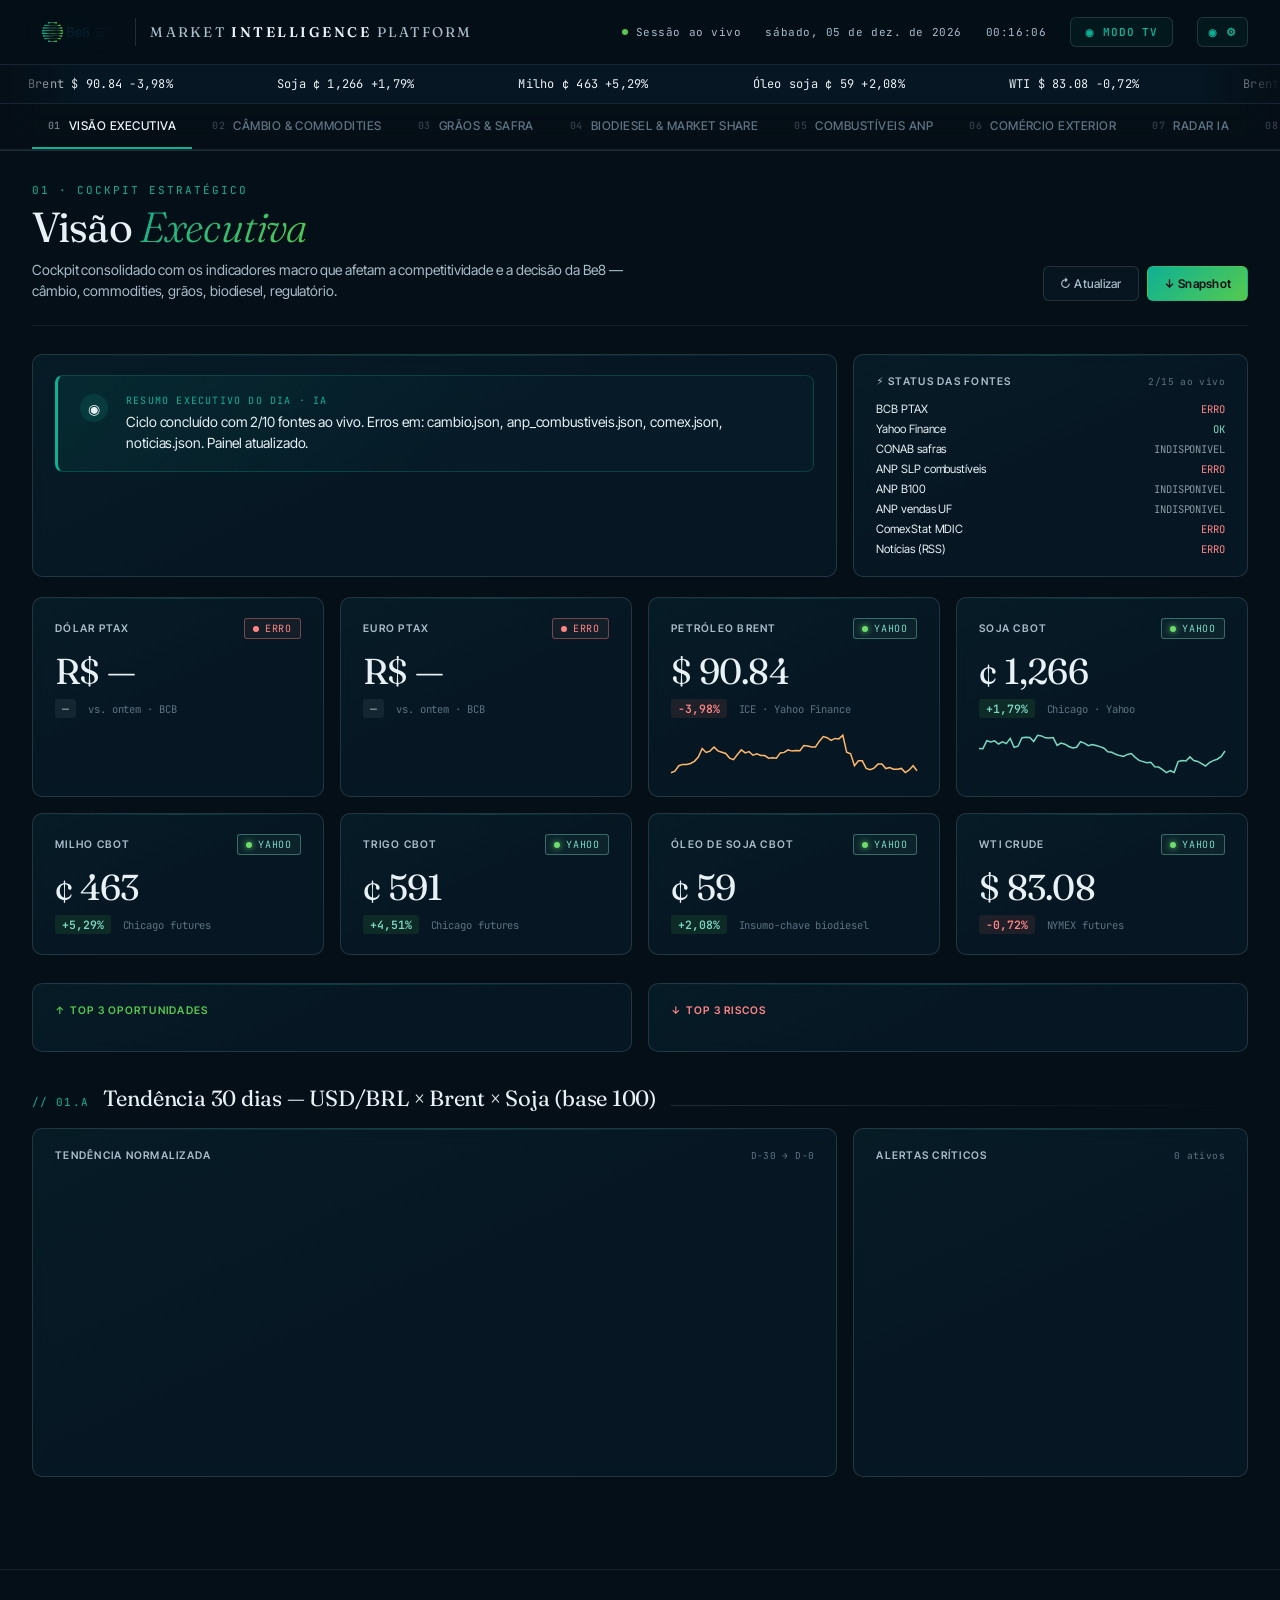
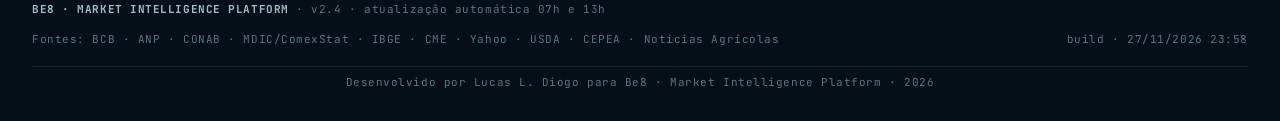
<file: index.html>
<!DOCTYPE html>
<html lang="pt-BR">
<head>
<meta charset="UTF-8">
<meta name="viewport" content="width=device-width, initial-scale=1.0">
<title>Be8 · Market Intelligence Platform</title>
<meta name="description" content="Torre de Inteligência Estratégica Be8 — Câmbio, Commodities, Biodiesel, Comex, Grãos, Newsletter, Radar IA">

<link rel="preconnect" href="https://fonts.googleapis.com">
<link rel="preconnect" href="https://fonts.gstatic.com" crossorigin>
<link href="https://fonts.googleapis.com/css2?family=Fraunces:opsz,wght@9..144,300;9..144,400;9..144,500;9..144,600;9..144,700&family=Inter+Tight:wght@300;400;500;600;700&family=JetBrains+Mono:wght@400;500;600&display=swap" rel="stylesheet">
<link rel="stylesheet" href="assets/styles.css">
<link rel="stylesheet" href="assets/styles-v24-patch.css">
<link rel="icon" href="assets/logo-be8.svg" type="image/svg+xml">
</head>
<body>

<!-- =========================================================================
     TOPBAR
     ========================================================================= -->
<header class="topbar">
  <div class="topbar-row">
    <div class="brand">
      <img src="assets/logo-be8.svg" alt="Be8" class="brand-logo">
      <div class="brand-divider"></div>
      <div class="brand-title">Market <strong>Intelligence</strong> Platform</div>
    </div>
    <div class="session-meta">
      <span><span class="live-dot"></span> Sessão ao vivo</span>
      <span id="session-date">—</span>
      <span id="session-time">—</span>
      <button class="tv-toggle" id="tv-toggle" title="Ativar modo TV (apresentação automática)">Modo TV</button>
      <button class="tv-toggle" id="tv-config-btn" title="Configurar Modo TV" style="padding: 7px 10px;">⚙</button>
    </div>
  </div>

  <div class="ticker-strip">
    <div class="ticker-track" id="ticker-track"></div>
  </div>

  <nav class="nav-tabs" id="nav-tabs">
    <button class="nav-tab active" data-page="executive"><span class="tab-num">01</span> Visão Executiva</button>
    <button class="nav-tab" data-page="cambio-commodities"><span class="tab-num">02</span> Câmbio & Commodities</button>
    <button class="nav-tab" data-page="graos"><span class="tab-num">03</span> Grãos & Safra</button>
    <button class="nav-tab" data-page="biodiesel"><span class="tab-num">04</span> Biodiesel & Market Share</button>
    <button class="nav-tab" data-page="combustiveis"><span class="tab-num">05</span> Combustíveis ANP</button>
    <button class="nav-tab" data-page="comex"><span class="tab-num">06</span> Comércio Exterior</button>
    <button class="nav-tab" data-page="radar"><span class="tab-num">07</span> Radar IA</button>
    <button class="nav-tab" data-page="governanca"><span class="tab-num">08</span> Governança</button>
    <button class="nav-tab" data-page="newsletter"><span class="tab-num">09</span> Newsletter</button>
    <button class="nav-tab" data-page="be8-profile"><span class="tab-num">10</span> Be8 Profile</button>
    <button class="nav-tab" data-page="vendas-mapa"><span class="tab-num">11</span> Vendas &amp; Mapa</button>
    <button class="nav-tab" data-page="benchmark-global"><span class="tab-num">12</span> Benchmark Global</button>
  </nav>
</header>

<main>

<!-- =========================================================================
     PÁGINA 01 — VISÃO EXECUTIVA
     ========================================================================= -->
<section class="page active" id="page-executive">
  <div class="page-header">
    <div class="page-title-block">
      <div class="eyebrow">01 · Cockpit Estratégico</div>
      <h1>Visão <em>Executiva</em></h1>
      <div class="subtitle">Cockpit consolidado com os indicadores macro que afetam a competitividade e a decisão da Be8 — câmbio, commodities, grãos, biodiesel, regulatório.</div>
    </div>
    <div class="page-actions">
      <button class="btn" id="refresh-all">↻ Atualizar</button>
      <button class="btn btn-primary" id="export-snapshot">↓ Snapshot</button>
    </div>
  </div>

  <!-- Resumo do dia + top riscos/oportunidades -->
  <div class="grid grid-12" style="margin-bottom: 20px;">
    <div class="card col-span-8 insight-banner-card">
      <div class="insight-banner">
        <div class="ic-radar">◉</div>
        <div class="insight-content">
          <div class="insight-tag">Resumo executivo do dia · IA</div>
          <div class="insight-text" id="exec-summary">Aguardando dados do agente para consolidar a leitura de mercado…</div>
        </div>
      </div>
    </div>
    <div class="card col-span-4">
      <div class="card-header">
        <div class="card-label">⚡ Status das fontes</div>
        <span class="card-meta" id="sources-meta">—</span>
      </div>
      <div id="sources-summary" style="display:flex; flex-direction:column; gap:6px; font-size:12px;"></div>
    </div>
  </div>

  <!-- KPI macro -->
  <div class="grid grid-4">
    <div class="card" id="kpi-usd">
      <div class="card-header">
        <div class="card-label">Dólar PTAX</div>
        <span class="src-status src-pending" id="status-usd">—</span>
      </div>
      <div class="kpi-value count-up" id="usd-value">R$ —</div>
      <div class="kpi-delta-row">
        <span class="kpi-delta delta flat" id="usd-delta">—</span>
        <span class="kpi-context">vs. ontem · BCB</span>
      </div>
      <div class="card-spark" id="usd-spark"></div>
    </div>

    <div class="card" id="kpi-eur">
      <div class="card-header">
        <div class="card-label">Euro PTAX</div>
        <span class="src-status src-pending" id="status-eur">—</span>
      </div>
      <div class="kpi-value count-up" id="eur-value">R$ —</div>
      <div class="kpi-delta-row">
        <span class="kpi-delta delta flat" id="eur-delta">—</span>
        <span class="kpi-context">vs. ontem · BCB</span>
      </div>
      <div class="card-spark" id="eur-spark"></div>
    </div>

    <div class="card" id="kpi-brent">
      <div class="card-header">
        <div class="card-label">Petróleo Brent</div>
        <span class="src-status src-pending" id="status-brent">—</span>
      </div>
      <div class="kpi-value count-up" id="brent-value">$ —<span class="unit">/bbl</span></div>
      <div class="kpi-delta-row">
        <span class="kpi-delta delta flat" id="brent-delta">—</span>
        <span class="kpi-context">ICE · Yahoo Finance</span>
      </div>
      <div class="card-spark" id="brent-spark"></div>
    </div>

    <div class="card" id="kpi-soja">
      <div class="card-header">
        <div class="card-label">Soja CBOT</div>
        <span class="src-status src-pending" id="status-soja">—</span>
      </div>
      <div class="kpi-value count-up" id="soja-value">¢ —<span class="unit">/bu</span></div>
      <div class="kpi-delta-row">
        <span class="kpi-delta delta flat" id="soja-delta">—</span>
        <span class="kpi-context">Chicago · Yahoo</span>
      </div>
      <div class="card-spark" id="soja-spark"></div>
    </div>
  </div>

  <div class="grid grid-4" style="margin-top: 16px;">
    <div class="card">
      <div class="card-header">
        <div class="card-label">Milho CBOT</div>
        <span class="src-status src-pending" id="status-milho">—</span>
      </div>
      <div class="kpi-value count-up" id="milho-value">¢ —<span class="unit">/bu</span></div>
      <div class="kpi-delta-row">
        <span class="kpi-delta delta flat" id="milho-delta">—</span>
        <span class="kpi-context">Chicago futures</span>
      </div>
    </div>
    <div class="card">
      <div class="card-header">
        <div class="card-label">Trigo CBOT</div>
        <span class="src-status src-pending" id="status-trigo">—</span>
      </div>
      <div class="kpi-value count-up" id="trigo-value">¢ —<span class="unit">/bu</span></div>
      <div class="kpi-delta-row">
        <span class="kpi-delta delta flat" id="trigo-delta">—</span>
        <span class="kpi-context">Chicago futures</span>
      </div>
    </div>
    <div class="card">
      <div class="card-header">
        <div class="card-label">Óleo de Soja CBOT</div>
        <span class="src-status src-pending" id="status-oleo_soja">—</span>
      </div>
      <div class="kpi-value count-up" id="oleo_soja-value">¢ —<span class="unit">/lb</span></div>
      <div class="kpi-delta-row">
        <span class="kpi-delta delta flat" id="oleo_soja-delta">—</span>
        <span class="kpi-context">Insumo-chave biodiesel</span>
      </div>
    </div>
    <div class="card">
      <div class="card-header">
        <div class="card-label">WTI Crude</div>
        <span class="src-status src-pending" id="status-wti">—</span>
      </div>
      <div class="kpi-value count-up" id="wti-value">$ —<span class="unit">/bbl</span></div>
      <div class="kpi-delta-row">
        <span class="kpi-delta delta flat" id="wti-delta">—</span>
        <span class="kpi-context">NYMEX futures</span>
      </div>
    </div>
  </div>

  <!-- Top 3 oportunidades vs riscos -->
  <div class="grid grid-2" style="margin-top: 28px;">
    <div class="card">
      <div class="card-header">
        <div class="card-label" style="color: var(--be8-green-2);">↑ Top 3 Oportunidades</div>
      </div>
      <div id="top-opportunities" style="display:flex; flex-direction:column; gap:10px;"></div>
    </div>
    <div class="card">
      <div class="card-header">
        <div class="card-label" style="color: #ff8585;">↓ Top 3 Riscos</div>
      </div>
      <div id="top-risks" style="display:flex; flex-direction:column; gap:10px;"></div>
    </div>
  </div>

  <!-- Tendência normalizada -->
  <div class="section-title">
    <span class="num">// 01.A</span>
    <h2>Tendência 30 dias — USD/BRL × Brent × Soja (base 100)</h2>
    <div class="line"></div>
  </div>
  <div class="grid grid-12">
    <div class="card col-span-8">
      <div class="card-header">
        <div class="card-label">Tendência normalizada</div>
        <span class="card-meta">D-30 → D-0</span>
      </div>
      <div class="chart-area" id="trend-chart"></div>
    </div>
    <div class="card col-span-4">
      <div class="card-header">
        <div class="card-label">Alertas Críticos</div>
        <span class="card-meta" id="alerts-count">0 ativos</span>
      </div>
      <div id="alerts-feed" style="display:flex; flex-direction:column; gap:10px;"></div>
    </div>
  </div>
</section>

<!-- =========================================================================
     PÁGINA 02 — CÂMBIO & COMMODITIES
     ========================================================================= -->
<section class="page" id="page-cambio-commodities">
  <div class="page-header">
    <div class="page-title-block">
      <div class="eyebrow">02 · Macro & Insumos</div>
      <h1>Câmbio & <em>Commodities</em></h1>
      <div class="subtitle">Variáveis macro que precificam matéria-prima do biodiesel e competitividade nas exportações.</div>
    </div>
  </div>

  <div class="grid grid-12">
    <div class="card col-span-6">
      <div class="card-header">
        <div class="card-label">USD/BRL · série 90 dias</div>
        <span class="card-meta">BCB PTAX · Fechamento</span>
      </div>
      <div class="chart-area" id="usd-90-chart"></div>
    </div>
    <div class="card col-span-6">
      <div class="card-header">
        <div class="card-label">Brent · série 90 dias</div>
        <span class="card-meta">Yahoo Finance · ICE</span>
      </div>
      <div class="chart-area" id="brent-90-chart"></div>
    </div>
  </div>

  <div class="grid grid-12" style="margin-top: 16px;">
    <div class="card col-span-6">
      <div class="card-header">
        <div class="card-label">Óleo de Soja · série 90 dias</div>
        <span class="card-meta">CBOT · insumo-chave B100</span>
      </div>
      <div class="chart-area" id="oleo_soja-90-chart"></div>
    </div>
    <div class="card col-span-6">
      <div class="card-header">
        <div class="card-label">Soja CBOT · série 90 dias</div>
        <span class="card-meta">CBOT</span>
      </div>
      <div class="chart-area" id="soja-90-chart"></div>
    </div>
  </div>

  <div class="section-title">
    <span class="num">// 02.A</span>
    <h2>Painel de commodities</h2>
    <div class="line"></div>
  </div>
  <div class="card">
    <table class="data" id="commodities-table">
      <thead>
        <tr>
          <th>Ativo</th>
          <th>Mercado</th>
          <th class="num">Último</th>
          <th class="num">D-1</th>
          <th class="num">Var %</th>
          <th class="num">7d</th>
          <th class="num">30d</th>
          <th>Status</th>
        </tr>
      </thead>
      <tbody id="commodities-tbody"></tbody>
    </table>
  </div>

  <div class="section-title">
    <span class="num">// 02.B</span>
    <h2>Matriz de correlação — biodiesel implícito</h2>
    <div class="line"></div>
  </div>
  <div class="card">
    <p style="color: var(--be8-mist); font-size: 13px; line-height: 1.6; margin-bottom: 16px;">
      O preço do B100 brasileiro correlaciona-se a três variáveis: <strong style="color:var(--be8-ice)">óleo de soja CBOT</strong> (~80% do custo), <strong style="color:var(--be8-ice)">USD/BRL</strong> (paridade) e <strong style="color:var(--be8-ice)">Brent</strong> (benchmark do diesel substituído). Pearson dos últimos 60 pregões.
    </p>
    <div id="correlation-matrix"></div>
  </div>
</section>

<!-- =========================================================================
     PÁGINA 03 — GRÃOS & SAFRA
     ========================================================================= -->
<section class="page" id="page-graos">
  <div class="page-header">
    <div class="page-title-block">
      <div class="eyebrow">03 · Originação · Matéria-prima</div>
      <h1>Grãos & <em>Safra</em> Brasileira</h1>
      <div class="subtitle">Soja, milho e trigo — estimativa de produção, área plantada e produtividade. Insumo crítico para originação e custo do biodiesel.</div>
    </div>
    <div class="page-actions">
      <span class="src-status src-pending" id="conab-status">CONAB · —</span>
    </div>
  </div>

  <div class="grid grid-3">
    <div class="card" id="card-soja">
      <div class="card-header">
        <div class="card-label">Soja · Safra atual</div>
        <span class="src-status src-pending" id="status-conab-soja">CONAB</span>
      </div>
      <div class="kpi-value" id="soja-safra-prod">— <span class="unit">Mt</span></div>
      <div class="kpi-delta-row">
        <span class="kpi-delta delta flat" id="soja-safra-delta">—</span>
        <span class="kpi-context">vs. safra anterior</span>
      </div>
      <div style="margin-top:14px; font-size:11.5px; color: var(--be8-mist); line-height:1.5;">
        Insumo principal do biodiesel: óleo de soja responde por ~70% da matéria-prima B100.
      </div>
    </div>
    <div class="card" id="card-milho">
      <div class="card-header">
        <div class="card-label">Milho · Safra total</div>
        <span class="src-status src-pending">CONAB</span>
      </div>
      <div class="kpi-value" id="milho-safra-prod">— <span class="unit">Mt</span></div>
      <div class="kpi-delta-row">
        <span class="kpi-delta delta flat" id="milho-safra-delta">—</span>
        <span class="kpi-context">1ª + 2ª + 3ª safras</span>
      </div>
      <div style="margin-top:14px; font-size:11.5px; color: var(--be8-mist); line-height:1.5;">
        Concorrente energético: substrato do etanol de milho em forte expansão.
      </div>
    </div>
    <div class="card" id="card-trigo">
      <div class="card-header">
        <div class="card-label">Trigo · Safra atual</div>
        <span class="src-status src-pending">CONAB</span>
      </div>
      <div class="kpi-value" id="trigo-safra-prod">— <span class="unit">Mt</span></div>
      <div class="kpi-delta-row">
        <span class="kpi-delta delta flat" id="trigo-safra-delta">—</span>
        <span class="kpi-context">RS + PR principais</span>
      </div>
      <div style="margin-top:14px; font-size:11.5px; color: var(--be8-mist); line-height:1.5;">
        Brasil ainda importador líquido — déficit estrutural ~3 Mt/ano.
      </div>
    </div>
  </div>

  <div class="section-title">
    <span class="num">// 03.A</span>
    <h2>Produção por UF — ranking</h2>
    <div class="line"></div>
  </div>

  <div class="grid grid-12">
    <div class="card col-span-6">
      <div class="card-header">
        <div class="card-label">Top UFs produtoras · Soja</div>
        <span class="card-meta" id="soja-uf-meta">CONAB</span>
      </div>
      <table class="data">
        <thead>
          <tr><th class="rank">#</th><th>UF</th><th class="num">Produção (Mt)</th><th class="num">Share %</th><th class="num">Área (Mha)</th></tr>
        </thead>
        <tbody id="soja-uf-tbody"></tbody>
      </table>
    </div>
    <div class="card col-span-6">
      <div class="card-header">
        <div class="card-label">Top UFs produtoras · Milho</div>
        <span class="card-meta" id="milho-uf-meta">CONAB</span>
      </div>
      <table class="data">
        <thead>
          <tr><th class="rank">#</th><th>UF</th><th class="num">Produção (Mt)</th><th class="num">Share %</th><th class="num">Área (Mha)</th></tr>
        </thead>
        <tbody id="milho-uf-tbody"></tbody>
      </table>
    </div>
  </div>

  <div class="section-title">
    <span class="num">// 03.B</span>
    <h2>Composição regional</h2>
    <div class="line"></div>
  </div>
  <div class="card">
    <div id="regional-soja-viz" style="padding: 12px 0;"></div>
  </div>

  <div class="section-title">
    <span class="num">// 03.C</span>
    <h2>Impacto para biodiesel</h2>
    <div class="line"></div>
  </div>
  <div class="card">
    <div id="impacto-biodiesel" style="padding: 4px 0;"></div>
  </div>
</section>

<!-- =========================================================================
     PÁGINA 04 — BIODIESEL & MARKET SHARE
     ========================================================================= -->
<section class="page" id="page-biodiesel">
  <div class="page-header">
    <div class="page-title-block">
      <div class="eyebrow">04 · Core Business Be8</div>
      <h1>Biodiesel · <em>Market Share</em></h1>
      <div class="subtitle">Produção nacional de B100, capacidade instalada, ranking de produtores, posicionamento estratégico da Be8.</div>
    </div>
    <div class="page-actions">
      <span class="src-status src-pending" id="anp-b100-status">ANP · —</span>
    </div>
  </div>

  <div class="grid grid-4">
    <div class="card">
      <div class="card-header">
        <div class="card-label">Produção B100 · Brasil</div>
        <span class="src-status src-pending">ANP mensal</span>
      </div>
      <div class="kpi-value" id="b100-prod-total">— <span class="unit">m³/mês</span></div>
      <div class="kpi-delta-row">
        <span class="kpi-delta delta flat" id="b100-prod-delta">—</span>
        <span class="kpi-context">vs. mês anterior</span>
      </div>
    </div>
    <div class="card">
      <div class="card-header">
        <div class="card-label">Capacidade Instalada</div>
        <span class="src-status src-pending">Anuário ANP</span>
      </div>
      <div class="kpi-value" id="b100-cap-total">— <span class="unit">m³/ano</span></div>
      <div class="kpi-delta-row">
        <span class="kpi-context">Taxa de utilização: <strong style="color:var(--be8-ice)" id="b100-util">—</strong></span>
      </div>
    </div>
    <div class="card">
      <div class="card-header">
        <div class="card-label">Mistura Vigente</div>
        <span class="src-status src-live">Regulatório · CNPE</span>
      </div>
      <div class="kpi-value" id="b100-mistura">B15</div>
      <div class="kpi-delta-row">
        <span class="kpi-delta delta up">Lei 14.993/24</span>
        <span class="kpi-context">+1 p.p./ano até B20 em 2030</span>
      </div>
    </div>
    <div class="card">
      <div class="card-header">
        <div class="card-label">Be8 · Capacidade total</div>
        <span class="src-status src-live">be8energy.com</span>
      </div>
      <div class="kpi-value" id="be8-cap">1.080 <span class="unit">M L/ano</span></div>
      <div class="kpi-delta-row">
        <span class="kpi-context">Passo Fundo (RS) + Marialva (PR)</span>
      </div>
    </div>
  </div>

  <div class="section-title">
    <span class="num">// 04.A</span>
    <h2>Ranking de produtores B100 — Market Share</h2>
    <div class="line"></div>
  </div>
  <div class="grid grid-12">
    <div class="card col-span-7">
      <div class="card-header">
        <div class="card-label">Principais produtores · share estimado</div>
        <span class="card-meta" id="b100-rank-meta">ANP</span>
      </div>
      <table class="data">
        <thead>
          <tr><th class="rank">#</th><th>Produtor</th><th>UF / Planta</th><th class="num">Cap. (m³/ano)</th><th class="num">Share %</th></tr>
        </thead>
        <tbody id="biodiesel-rank-tbody"></tbody>
      </table>
    </div>
    <div class="card col-span-5">
      <div class="card-header">
        <div class="card-label">Be8 no contexto nacional</div>
        <span class="src-status src-live">Fontes públicas</span>
      </div>
      <div id="be8-context-viz" style="padding: 20px 0;"></div>
    </div>
  </div>

  <div class="section-title">
    <span class="num">// 04.B</span>
    <h2>Composição de matérias-primas · B100 Brasil</h2>
    <div class="line"></div>
  </div>
  <div class="card">
    <div id="materias-primas-viz" style="padding: 12px 0;"></div>
  </div>
</section>

<!-- =========================================================================
     PÁGINA 05 — COMBUSTÍVEIS ANP
     ========================================================================= -->
<section class="page" id="page-combustiveis">
  <div class="page-header">
    <div class="page-title-block">
      <div class="eyebrow">05 · Preços de revenda</div>
      <h1>Combustíveis · <em>ANP</em></h1>
      <div class="subtitle">Levantamento semanal de preços nas bombas — Diesel S10, Diesel S500, Gasolina, Etanol, GLP por UF e região.</div>
    </div>
    <div class="page-actions">
      <span class="src-status src-pending" id="anp-status">ANP · —</span>
    </div>
  </div>

  <div class="grid grid-4">
    <div class="card">
      <div class="card-header">
        <div class="card-label">Diesel S10 médio · Brasil</div>
        <span class="src-status src-pending" id="status-anp-s10">ANP</span>
      </div>
      <div class="kpi-value count-up" id="anp-s10">R$ — <span class="unit">/L</span></div>
      <div class="kpi-delta-row">
        <span class="kpi-delta delta flat" id="anp-s10-delta">—</span>
        <span class="kpi-context">vs. semana anterior</span>
      </div>
    </div>
    <div class="card">
      <div class="card-header">
        <div class="card-label">Diesel S500 / Óleo Diesel B</div>
        <span class="src-status src-pending">ANP</span>
      </div>
      <div class="kpi-value count-up" id="anp-s500">R$ — <span class="unit">/L</span></div>
      <div class="kpi-delta-row">
        <span class="kpi-delta delta flat" id="anp-s500-delta">—</span>
        <span class="kpi-context">vs. semana anterior</span>
      </div>
    </div>
    <div class="card">
      <div class="card-header">
        <div class="card-label">Gasolina Comum</div>
        <span class="src-status src-pending">ANP</span>
      </div>
      <div class="kpi-value count-up" id="anp-gasolina">R$ — <span class="unit">/L</span></div>
      <div class="kpi-delta-row">
        <span class="kpi-delta delta flat" id="anp-gasolina-delta">—</span>
        <span class="kpi-context">vs. semana anterior</span>
      </div>
    </div>
    <div class="card">
      <div class="card-header">
        <div class="card-label">Etanol Hidratado</div>
        <span class="src-status src-pending">ANP</span>
      </div>
      <div class="kpi-value count-up" id="anp-etanol">R$ — <span class="unit">/L</span></div>
      <div class="kpi-delta-row">
        <span class="kpi-delta delta flat" id="anp-etanol-delta">—</span>
        <span class="kpi-context">vs. semana anterior</span>
      </div>
    </div>
  </div>

  <div class="section-title">
    <span class="num">// 05.A</span>
    <h2>Ranking por UF — Diesel S10</h2>
    <div class="line"></div>
  </div>
  <div class="grid grid-12">
    <div class="card col-span-6">
      <div class="card-header">
        <div class="card-label">UFs mais caras · Diesel S10</div>
        <span class="card-meta">R$/L</span>
      </div>
      <table class="data">
        <thead>
          <tr><th class="rank">#</th><th>UF</th><th>Região</th><th class="num">Preço médio</th><th class="num">vs. Brasil</th></tr>
        </thead>
        <tbody id="anp-s10-caras-tbody"></tbody>
      </table>
    </div>
    <div class="card col-span-6">
      <div class="card-header">
        <div class="card-label">UFs mais baratas · Diesel S10</div>
        <span class="card-meta">R$/L</span>
      </div>
      <table class="data">
        <thead>
          <tr><th class="rank">#</th><th>UF</th><th>Região</th><th class="num">Preço médio</th><th class="num">vs. Brasil</th></tr>
        </thead>
        <tbody id="anp-s10-baratas-tbody"></tbody>
      </table>
    </div>
  </div>

  <div class="section-title">
    <span class="num">// 05.B</span>
    <h2>Preço por região</h2>
    <div class="line"></div>
  </div>
  <div class="card">
    <div id="anp-regioes-viz" style="padding: 12px 0;"></div>
  </div>
</section>

<!-- =========================================================================
     PÁGINA 06 — COMÉRCIO EXTERIOR
     ========================================================================= -->
<section class="page" id="page-comex">
  <div class="page-header">
    <div class="page-title-block">
      <div class="eyebrow">06 · Exportação · Importação</div>
      <h1>Comércio <em>Exterior</em></h1>
      <div class="subtitle">Fluxos de biodiesel, óleo de soja, farelo, metanol e diesel — API oficial ComexStat/MDIC.</div>
    </div>
    <div class="page-actions">
      <span class="src-status src-pending" id="comex-status">ComexStat · —</span>
    </div>
  </div>

  <div class="grid grid-3">
    <div class="card">
      <div class="card-header">
        <div class="card-label">Diesel · Importação YTD</div>
        <span class="src-status src-pending">ComexStat</span>
      </div>
      <div class="kpi-value" id="comex-diesel-vol">—</div>
      <div class="kpi-delta-row">
        <span class="kpi-context">US$ FOB · acumulado ano</span>
      </div>
    </div>
    <div class="card">
      <div class="card-header">
        <div class="card-label">Óleo Soja · Exportação YTD</div>
        <span class="src-status src-pending">ComexStat</span>
      </div>
      <div class="kpi-value" id="comex-oleo-vol">—</div>
      <div class="kpi-delta-row">
        <span class="kpi-context">toneladas líquidas</span>
      </div>
    </div>
    <div class="card">
      <div class="card-header">
        <div class="card-label">Biodiesel · Exportação YTD</div>
        <span class="src-status src-pending">ComexStat</span>
      </div>
      <div class="kpi-value" id="comex-biodiesel-vol">—</div>
      <div class="kpi-delta-row">
        <span class="kpi-context">historicamente baixo</span>
      </div>
    </div>
  </div>

  <div class="grid grid-3" style="margin-top: 16px;">
    <div class="card">
      <div class="card-header">
        <div class="card-label">Farelo Soja · Exportação YTD</div>
        <span class="src-status src-pending">ComexStat</span>
      </div>
      <div class="kpi-value" id="comex-farelo-vol">—</div>
      <div class="kpi-delta-row">
        <span class="kpi-context">co-produto esmagamento</span>
      </div>
    </div>
    <div class="card">
      <div class="card-header">
        <div class="card-label">Soja em grão · Exportação YTD</div>
        <span class="src-status src-pending">ComexStat</span>
      </div>
      <div class="kpi-value" id="comex-soja-vol">—</div>
      <div class="kpi-delta-row">
        <span class="kpi-context">Mt</span>
      </div>
    </div>
    <div class="card">
      <div class="card-header">
        <div class="card-label">Metanol · Importação YTD</div>
        <span class="src-status src-pending">ComexStat</span>
      </div>
      <div class="kpi-value" id="comex-metanol-vol">—</div>
      <div class="kpi-delta-row">
        <span class="kpi-context">insumo transesterificação</span>
      </div>
    </div>
  </div>

  <div class="section-title">
    <span class="num">// 06.A</span>
    <h2>NCMs monitorados</h2>
    <div class="line"></div>
  </div>
  <div class="card">
    <table class="data">
      <thead>
        <tr><th>NCM</th><th>Descrição</th><th>Fluxo</th><th>Relevância para Be8</th></tr>
      </thead>
      <tbody>
        <tr><td><code style="font-family:var(--font-mono);color:var(--be8-green-1);">2710.19.21</code></td><td>Óleo diesel</td><td>Importação</td><td>Substituto fóssil — pressão de demanda</td></tr>
        <tr><td><code style="font-family:var(--font-mono);color:var(--be8-green-1);">3826.00.00</code></td><td>Biodiesel B100 e suas misturas</td><td>Export/Import</td><td>Mercado externo direto Be8</td></tr>
        <tr><td><code style="font-family:var(--font-mono);color:var(--be8-green-1);">1507.10.00</code></td><td>Óleo de soja em bruto</td><td>Exportação</td><td>Concorrência por matéria-prima</td></tr>
        <tr><td><code style="font-family:var(--font-mono);color:var(--be8-green-1);">1507.90.11</code></td><td>Óleo de soja refinado</td><td>Exportação</td><td>Insumo / concorrência</td></tr>
        <tr><td><code style="font-family:var(--font-mono);color:var(--be8-green-1);">2304.00.10</code></td><td>Farelo de soja</td><td>Exportação</td><td>Co-produto esmagamento</td></tr>
        <tr><td><code style="font-family:var(--font-mono);color:var(--be8-green-1);">2905.11.00</code></td><td>Metanol</td><td>Importação</td><td>Insumo crítico transesterificação</td></tr>
        <tr><td><code style="font-family:var(--font-mono);color:var(--be8-green-1);">1201.90.00</code></td><td>Soja em grão</td><td>Exportação</td><td>Disponibilidade matéria-prima</td></tr>
      </tbody>
    </table>
  </div>
</section>

<!-- =========================================================================
     PÁGINA 07 — RADAR IA
     ========================================================================= -->
<section class="page" id="page-radar">
  <div class="page-header">
    <div class="page-title-block">
      <div class="eyebrow">07 · Decision Intelligence</div>
      <h1>Radar Executivo <em>IA</em></h1>
      <div class="subtitle">Síntese automatizada — leitura cruzada de câmbio, commodities e regulatório para apoio à decisão executiva.</div>
    </div>
  </div>

  <div class="insight-banner" style="margin-bottom: 20px;">
    <div class="ic-radar">◉</div>
    <div class="insight-content">
      <div class="insight-tag">Síntese executiva · gerada automaticamente</div>
      <div class="insight-text" id="radar-summary">Aguardando consolidação dos indicadores ao vivo…</div>
    </div>
  </div>

  <div class="grid grid-2">
    <div class="card">
      <div class="card-header">
        <div class="card-label" style="color: var(--be8-green-2);">↑ Drivers positivos · Oportunidades</div>
      </div>
      <div id="radar-bull" style="display: flex; flex-direction: column; gap: 10px;"></div>
    </div>
    <div class="card">
      <div class="card-header">
        <div class="card-label" style="color: #ff8585;">↓ Drivers negativos · Riscos</div>
      </div>
      <div id="radar-bear" style="display: flex; flex-direction: column; gap: 10px;"></div>
    </div>
  </div>

  <div class="section-title">
    <span class="num">// 07.A</span>
    <h2>Ações recomendadas para Be8</h2>
    <div class="line"></div>
  </div>
  <div class="card">
    <div id="radar-acoes" style="display:flex; flex-direction:column; gap:10px;"></div>
  </div>

  <div class="section-title">
    <span class="num">// 07.B</span>
    <h2>Regras de inteligência aplicadas</h2>
    <div class="line"></div>
  </div>
  <div class="card">
    <p style="color: var(--be8-mist); font-size: 13px; line-height: 1.6; margin-bottom: 14px;">
      O Radar IA aplica regras de inferência determinísticas sobre os indicadores ao vivo. As regras são auditáveis e podem ser estendidas com modelos preditivos (Sprint 4).
    </p>
    <table class="data">
      <thead>
        <tr><th>Regra</th><th>Condição</th><th>Inferência</th></tr>
      </thead>
      <tbody>
        <tr><td>Pressão B100</td><td>Óleo soja CBOT ↑ E Brent ↑</td><td>Pressão de alta no biodiesel — repasse provável</td></tr>
        <tr><td>Janela exportação</td><td>USD/BRL ↑ (Real desvaloriza)</td><td>Favorável a exportação óleo/farelo</td></tr>
        <tr><td>Compressão margem</td><td>Brent ↓ E Óleo soja ↑</td><td>Atenção spread biodiesel × diesel</td></tr>
        <tr><td>Concorrência insumo</td><td>Óleo soja > média 30d + 2σ</td><td>Risco originação — disputa com exportação</td></tr>
        <tr><td>Demanda estrutural</td><td>B15 + crescimento diesel</td><td>Demanda B100 estruturalmente crescente</td></tr>
      </tbody>
    </table>
  </div>
</section>

<!-- =========================================================================
     PÁGINA 08 — GOVERNANÇA
     ========================================================================= -->
<section class="page" id="page-governanca">
  <div class="page-header">
    <div class="page-title-block">
      <div class="eyebrow">08 · Data Lineage · Auditoria</div>
      <h1>Governança das <em>Fontes</em></h1>
      <div class="subtitle">Auditoria transparente: o que está ao vivo, em pipeline ou aguardando integração.</div>
    </div>
    <div class="page-actions">
      <span class="src-status src-live" id="governance-last">build —</span>
    </div>
  </div>

  <div class="card">
    <table class="data">
      <thead>
        <tr>
          <th>Fonte</th>
          <th>Tipo</th>
          <th>Atualização</th>
          <th>Custo</th>
          <th>Endpoint</th>
          <th>Status</th>
          <th>Linhas</th>
          <th>Última verificação</th>
        </tr>
      </thead>
      <tbody id="governance-tbody"></tbody>
    </table>
  </div>

  <div class="section-title">
    <span class="num">// 08.A</span>
    <h2>Plano de integração — roadmap</h2>
    <div class="line"></div>
  </div>
  <div class="grid grid-3">
    <div class="card">
      <div class="card-header">
        <div class="card-label" style="color: var(--be8-green-2);">✓ FASE 1 · Agente Python (ativo)</div>
      </div>
      <ul style="margin-left: 18px; color: var(--be8-mist); font-size: 12.5px; line-height: 1.9;">
        <li>BCB PTAX · câmbio diário</li>
        <li>Yahoo Finance · 8 commodities</li>
        <li>ComexStat · API oficial MDIC</li>
        <li>ANP · CSV preços semanais</li>
        <li>CONAB · safras grãos</li>
        <li>Newsletter · RSS setorial</li>
        <li>Be8 Profile · dados públicos</li>
      </ul>
    </div>
    <div class="card">
      <div class="card-header">
        <div class="card-label" style="color: var(--be8-gold);">⊙ FASE 2 · Ampliação</div>
      </div>
      <ul style="margin-left: 18px; color: var(--be8-mist); font-size: 12.5px; line-height: 1.9;">
        <li>IBGE/SIDRA · área plantada</li>
        <li>ANP · produção B100 mensal</li>
        <li>Painel ANP biodiesel · scraping</li>
        <li>USDA FAS · benchmark global</li>
        <li>Notícias Agrícolas · RSS</li>
        <li>CEPEA/ESALQ · widget grãos R$/sc</li>
      </ul>
    </div>
    <div class="card">
      <div class="card-header">
        <div class="card-label" style="color: var(--be8-dim);">○ FASE 3 · Em desenvolvimento</div>
      </div>
      <ul style="margin-left: 18px; color: var(--be8-mist); font-size: 12.5px; line-height: 1.9;">
        <li>FRED · estoques EUA (req. API key)</li>
        <li>EIA · energia global (req. API key)</li>
        <li>SIFRECA · benchmark frete</li>
        <li>ANTT · piso mínimo</li>
        <li>Modelos ML preditivos B100</li>
      </ul>
    </div>
  </div>
</section>

<!-- =========================================================================
     PÁGINA 09 — NEWSLETTER EXECUTIVA
     ========================================================================= -->
<section class="page" id="page-newsletter">
  <div class="page-header">
    <div class="page-title-block">
      <div class="eyebrow">09 · Curadoria diária</div>
      <h1>Newsletter <em>Executiva</em></h1>
      <div class="subtitle">Manchetes do setor com leitura de impacto para Be8 — economia, biodiesel, agro, regulatório, concorrência.</div>
    </div>
    <div class="page-actions">
      <span class="src-status src-pending" id="news-status">Newsletter · —</span>
    </div>
  </div>

  <!-- Hero editorial -->
  <div class="newsletter-hero">
    <div class="news-eyebrow" id="news-hero-eyebrow">EDIÇÃO DO DIA · BE8 MARKET INTELLIGENCE</div>
    <h2 id="news-hero-headline">Aguardando coleta de notícias do dia…</h2>
    <div class="news-meta" id="news-hero-meta">—</div>
  </div>

  <!-- 5 principais -->
  <div class="section-title">
    <span class="num">// 09.A</span>
    <h2>Top 5 manchetes do dia</h2>
    <div class="line"></div>
  </div>
  <div id="news-top5" style="display:flex; flex-direction:column; gap:12px;"></div>

  <!-- Radares temáticos -->
  <div class="section-title">
    <span class="num">// 09.B</span>
    <h2>Radares temáticos</h2>
    <div class="line"></div>
  </div>
  <div class="grid grid-2">
    <div class="card">
      <div class="card-header"><div class="card-label">⚖ Radar Regulatório</div></div>
      <div id="news-radar-regulatorio" style="display:flex; flex-direction:column; gap:8px;"></div>
    </div>
    <div class="card">
      <div class="card-header"><div class="card-label">⛽ Radar Combustíveis</div></div>
      <div id="news-radar-combustiveis" style="display:flex; flex-direction:column; gap:8px;"></div>
    </div>
    <div class="card">
      <div class="card-header"><div class="card-label">🌾 Radar Agro</div></div>
      <div id="news-radar-agro" style="display:flex; flex-direction:column; gap:8px;"></div>
    </div>
    <div class="card">
      <div class="card-header"><div class="card-label">📈 Radar Commodities</div></div>
      <div id="news-radar-commodities" style="display:flex; flex-direction:column; gap:8px;"></div>
    </div>
    <div class="card">
      <div class="card-header"><div class="card-label">🏭 Radar Concorrentes</div></div>
      <div id="news-radar-concorrentes" style="display:flex; flex-direction:column; gap:8px;"></div>
    </div>
    <div class="card">
      <div class="card-header"><div class="card-label">⚡ Radar Energia</div></div>
      <div id="news-radar-energia" style="display:flex; flex-direction:column; gap:8px;"></div>
    </div>
  </div>

  <!-- Impacto para Be8 -->
  <div class="section-title">
    <span class="num">// 09.C</span>
    <h2>Impacto consolidado para Be8 e ação recomendada</h2>
    <div class="line"></div>
  </div>
  <div class="card">
    <div id="news-impacto-be8" style="font-size: 14px; line-height: 1.7; color: var(--be8-ice);"></div>
  </div>
</section>

<!-- =========================================================================
     PÁGINA 10 — BE8 COMPANY PROFILE
     ========================================================================= -->
<section class="page" id="page-be8-profile">
  <div class="page-header">
    <div class="page-title-block">
      <div class="eyebrow">10 · Quem é a Be8</div>
      <h1>Be8 · <em>Company Profile</em></h1>
      <div class="subtitle">Perfil institucional consolidado a partir de fontes públicas confiáveis: be8energy.com, releases corporativos, imprensa setorial.</div>
    </div>
  </div>

  <div class="profile-hero">
    <div class="hero-content">
      <div class="hero-tagline" id="profile-tagline">—</div>
      <h2 id="profile-headline">—</h2>
      <p id="profile-summary" style="margin-top: 16px; font-size: 14px; color: var(--be8-mist); line-height: 1.7;">Carregando perfil institucional…</p>
    </div>
  </div>

  <!-- KPIs institucionais -->
  <div class="grid grid-4" style="margin-top: 24px;">
    <div class="card"><div class="card-header"><div class="card-label">Fundação</div></div><div class="kpi-value" id="profile-fundacao">—</div><div class="kpi-context" id="profile-fundacao-ctx">—</div></div>
    <div class="card"><div class="card-header"><div class="card-label">Sede</div></div><div class="kpi-value" id="profile-sede" style="font-size:24px;">—</div><div class="kpi-context">Brasil</div></div>
    <div class="card"><div class="card-header"><div class="card-label">Capacidade B100</div></div><div class="kpi-value" id="profile-capacidade">—</div><div class="kpi-context">m³/ano · plantas próprias</div></div>
    <div class="card"><div class="card-header"><div class="card-label">Market Share Histórico</div></div><div class="kpi-value" id="profile-share">—</div><div class="kpi-context" id="profile-share-ctx">—</div></div>
  </div>

  <!-- Plantas industriais -->
  <div class="section-title"><span class="num">// 10.A</span><h2>Plantas industriais</h2><div class="line"></div></div>
  <div class="grid grid-2" id="profile-plantas"></div>

  <!-- Cadeia de valor -->
  <div class="section-title"><span class="num">// 10.B</span><h2>Cadeia de valor Be8</h2><div class="line"></div></div>
  <div class="card">
    <div id="profile-cadeia" style="padding: 14px 0;"></div>
  </div>

  <!-- Linha do tempo -->
  <div class="section-title"><span class="num">// 10.C</span><h2>Linha do tempo</h2><div class="line"></div></div>
  <div class="card">
    <div id="profile-timeline" style="padding: 8px 0;"></div>
  </div>

  <!-- Sustentabilidade & Posicionamento -->
  <div class="grid grid-2" style="margin-top: 28px;">
    <div class="card">
      <div class="card-header"><div class="card-label">🌱 Sustentabilidade & Inovação</div></div>
      <div id="profile-sustentabilidade" style="font-size: 13px; line-height: 1.7; color: var(--be8-ice);"></div>
    </div>
    <div class="card">
      <div class="card-header"><div class="card-label">🎯 Posicionamento competitivo</div></div>
      <div id="profile-posicionamento" style="font-size: 13px; line-height: 1.7; color: var(--be8-ice);"></div>
    </div>
  </div>

  <!-- Papel estratégico -->
  <div class="section-title"><span class="num">// 10.D</span><h2>Papel estratégico da Be8</h2><div class="line"></div></div>
  <div id="profile-papel"></div>

  <!-- Frentes de atuação -->
  <div class="section-title"><span class="num">// 10.E</span><h2>Frentes de atuação</h2><div class="line"></div></div>
  <div class="card">
    <div id="profile-missao"></div>
  </div>

  <!-- Portfólio de produtos -->
  <div class="section-title"><span class="num">// 10.F</span><h2>Portfólio de produtos</h2><div class="line"></div></div>
  <div class="card">
    <div id="profile-produtos" style="display:grid; grid-template-columns: repeat(auto-fit, minmax(220px, 1fr)); gap:10px;"></div>
  </div>

  <!-- Presença geográfica -->
  <div class="section-title"><span class="num">// 10.G</span><h2>Presença geográfica</h2><div class="line"></div></div>
  <div class="grid grid-2">
    <div class="card">
      <div class="card-header"><div class="card-label">📍 Localizações operacionais</div></div>
      <div id="profile-presenca"></div>
    </div>
    <div class="card">
      <div class="card-header"><div class="card-label">📊 Indicadores públicos auditáveis</div></div>
      <div id="profile-indicadores" style="overflow-x: auto;"></div>
    </div>
  </div>

  <!-- Fontes -->
  <div class="section-title"><span class="num">// 10.H</span><h2>Fontes públicas consultadas</h2><div class="line"></div></div>
  <div class="card">
    <ul id="profile-fontes" style="margin-left: 20px; font-size: 12.5px; line-height: 1.9; color: var(--be8-mist);"></ul>
  </div>
</section>

<!-- =========================================================================
     PÁGINA 11 · VENDAS & MAPA DO BRASIL
     ========================================================================= -->
<section class="page" id="page-vendas-mapa">
  <div class="page-header">
    <div class="page-eyebrow">11 · DISTRIBUIÇÃO · GEOGRÁFICO</div>
    <h1 class="page-title">Vendas <em>&amp; Mapa</em></h1>
    <p class="page-sub">Vendas de combustíveis por UF · Diesel B (com mistura biodiesel) · Gasolina · Etanol · mapa choropleth interativo do Brasil · preço R$/L por UF e por região.</p>
    <span class="status-pill" id="vendas-status">⊘ Aguardando</span>
  </div>

  <!-- KPIs de volume -->
  <div class="grid grid-3">
    <div class="kpi-card">
      <div class="card-header">
        <div class="card-label">DIESEL B · BRASIL · ANUAL</div>
        <span class="card-meta">ANP · vendas</span>
      </div>
      <div class="kpi-value" id="vendas-diesel-total">— <span class="unit">m³</span></div>
      <div class="kpi-context">Produto crítico para Be8 · contém B15 obrigatório</div>
    </div>
    <div class="kpi-card">
      <div class="card-header">
        <div class="card-label">GASOLINA C · BRASIL · ANUAL</div>
        <span class="card-meta">ANP · vendas</span>
      </div>
      <div class="kpi-value" id="vendas-gasolina-total">— <span class="unit">m³</span></div>
      <div class="kpi-context">Combustível alternativo · pressão concorrencial</div>
    </div>
    <div class="kpi-card">
      <div class="card-header">
        <div class="card-label">ETANOL HIDRATADO · BRASIL · ANUAL</div>
        <span class="card-meta">ANP · vendas</span>
      </div>
      <div class="kpi-value" id="vendas-etanol-total">— <span class="unit">m³</span></div>
      <div class="kpi-context">Concorrente direto na matriz renovável</div>
    </div>
  </div>

  <!-- KPIs de preço médio R$/L -->
  <div class="grid grid-3">
    <div class="kpi-card">
      <div class="card-header">
        <div class="card-label">💰 DIESEL · PREÇO MÉDIO BR</div>
        <span class="card-meta">ANP</span>
      </div>
      <div class="kpi-value" id="vendas-diesel-preco">— <span class="unit">/L</span></div>
      <div class="kpi-context">Preço de revenda nas bombas</div>
    </div>
    <div class="kpi-card">
      <div class="card-header">
        <div class="card-label">💰 GASOLINA · PREÇO MÉDIO BR</div>
        <span class="card-meta">ANP</span>
      </div>
      <div class="kpi-value" id="vendas-gasolina-preco">— <span class="unit">/L</span></div>
      <div class="kpi-context">Preço de revenda nas bombas</div>
    </div>
    <div class="kpi-card">
      <div class="card-header">
        <div class="card-label">💰 ETANOL · PREÇO MÉDIO BR</div>
        <span class="card-meta">ANP</span>
      </div>
      <div class="kpi-value" id="vendas-etanol-preco">— <span class="unit">/L</span></div>
      <div class="kpi-context">Preço de revenda nas bombas</div>
    </div>
  </div>

  <!-- Mapa do Brasil + Controles -->
  <div class="section-title"><span class="num">// 11.A</span><h2>Mapa do Brasil — clique numa UF para detalhes</h2><div class="line"></div></div>

  <div class="card">
    <!-- Filtros: produto + modo (volume/preço) -->
    <div style="display:flex; justify-content:space-between; align-items:center; margin-bottom:18px; flex-wrap:wrap; gap:14px;">
      <div style="display:flex; gap:8px; flex-wrap:wrap;">
        <span style="font-size:10.5px; color:var(--be8-mist); letter-spacing:0.06em; align-self:center; margin-right:6px;">PRODUTO:</span>
        <button class="vendas-filter active" data-prod="diesel_b">Diesel B</button>
        <button class="vendas-filter" data-prod="gasolina_c">Gasolina C</button>
        <button class="vendas-filter" data-prod="etanol_hidratado">Etanol Hidratado</button>
      </div>
      <div style="display:flex; gap:8px; flex-wrap:wrap;">
        <span style="font-size:10.5px; color:var(--be8-mist); letter-spacing:0.06em; align-self:center; margin-right:6px;">COLORIR POR:</span>
        <button class="vendas-modo active" data-modo="volume">Volume</button>
        <button class="vendas-modo" data-modo="preco">Preço R$/L</button>
      </div>
    </div>
    <div style="display:flex; justify-content:space-between; align-items:center; margin-bottom:12px;">
      <div style="font-family:var(--font-mono); font-size:11px; color:var(--be8-mist);">
        <span id="mapa-titulo">Diesel B · volume médio mensal (m³)</span>
      </div>
    </div>

    <!-- Container do mapa Leaflet (carregado dinamicamente via CDN) -->
    <div id="brasil-mapa" style="position:relative; min-height: 560px; border-radius:8px; overflow:hidden;"></div>

    <!-- Slot para drilldown ao clicar em UF -->
    <div id="vendas-drilldown" style="display:none; margin-top:18px;"></div>
  </div>

  <!-- Ranking por UF + Composição regional -->
  <div class="grid grid-2">
    <div class="card">
      <div class="card-header"><div class="card-label">📊 Ranking UFs · top 10 (volume + preço)</div><span class="card-meta" id="vendas-rank-meta"></span></div>
      <table class="data" style="margin-top:12px;">
        <thead><tr><th>#</th><th>UF</th><th>REGIÃO</th><th class="num">VOLUME MENSAL (m³)</th><th class="num">SHARE</th></tr></thead>
        <tbody id="vendas-rank-tbody"></tbody>
      </table>
    </div>
    <div class="card">
      <div class="card-header"><div class="card-label">🌎 Composição regional · volume</div></div>
      <div id="vendas-regional-viz"></div>
    </div>
  </div>

  <!-- Preço por região -->
  <div class="section-title"><span class="num">// 11.B</span><h2>Preço médio R$/L por região</h2><div class="line"></div></div>
  <div class="card">
    <div id="preco-regional-cards"></div>
  </div>

  <!-- Top UFs mais caras e mais baratas -->
  <div class="section-title"><span class="num">// 11.C</span><h2>Top UFs · preço R$/L</h2><div class="line"></div></div>
  <div class="grid grid-2">
    <div class="card">
      <div class="card-header"><div class="card-label">📈 Top 5 UFs mais caras</div><span class="card-meta">R$/L</span></div>
      <table class="data" style="margin-top:12px;">
        <thead><tr><th>#</th><th>UF</th><th>REGIÃO</th><th class="num">PREÇO R$/L</th></tr></thead>
        <tbody id="precos-caros-tbody"></tbody>
      </table>
    </div>
    <div class="card">
      <div class="card-header"><div class="card-label">📉 Top 5 UFs mais baratas</div><span class="card-meta">R$/L</span></div>
      <table class="data" style="margin-top:12px;">
        <thead><tr><th>#</th><th>UF</th><th>REGIÃO</th><th class="num">PREÇO R$/L</th></tr></thead>
        <tbody id="precos-baratos-tbody"></tbody>
      </table>
    </div>
  </div>
</section>

<!-- =========================================================================
     PÁGINA 12 · BENCHMARK GLOBAL (USDA WASDE)
     ========================================================================= -->
<section class="page" id="page-benchmark-global">
  <div class="page-header">
    <div class="page-eyebrow">12 · MERCADO MUNDIAL · WASDE</div>
    <h1 class="page-title">Benchmark <em>Global</em></h1>
    <p class="page-sub">Posição do Brasil na produção mundial de soja e biodiesel · estoques globais · demanda projetada — base USDA WASDE.</p>
    <span class="status-pill" id="usda-status">⊘ Aguardando</span>
  </div>

  <!-- KPIs -->
  <div class="grid grid-4">
    <div class="kpi-card">
      <div class="card-header"><div class="card-label">PRODUÇÃO MUNDIAL · SOJA</div><span class="card-meta">USDA WASDE</span></div>
      <div class="kpi-value" id="usda-soja-mundo">— <span class="unit">Mt</span></div>
      <div class="kpi-context">Safra <span id="usda-safra-ref">2025/26</span></div>
    </div>
    <div class="kpi-card">
      <div class="card-header"><div class="card-label">BRASIL · SHARE SOJA</div><span class="card-meta">USDA</span></div>
      <div class="kpi-value" id="usda-brasil-soja">— <span class="unit">%</span></div>
      <div class="kpi-context" id="usda-brasil-soja-ctx">— maior produtor mundial</div>
    </div>
    <div class="kpi-card">
      <div class="card-header"><div class="card-label">PRODUÇÃO MUNDIAL · BIODIESEL</div><span class="card-meta">USDA + IEA</span></div>
      <div class="kpi-value" id="usda-biod-mundo">— <span class="unit">bi L</span></div>
      <div class="kpi-context">Demanda projetada +6,4% CAGR 5 anos</div>
    </div>
    <div class="kpi-card">
      <div class="card-header"><div class="card-label">BRASIL · POSIÇÃO BIODIESEL</div><span class="card-meta">USDA</span></div>
      <div class="kpi-value" id="usda-brasil-biod">— <span class="unit">o lugar</span></div>
      <div class="kpi-context" id="usda-brasil-biod-ctx">— share mundial</div>
    </div>
  </div>

  <!-- Rankings: Soja e Biodiesel lado a lado -->
  <div class="grid grid-2">
    <div class="card">
      <div class="card-header"><div class="card-label">🌱 Top produtores mundiais · SOJA</div><span class="card-meta">Mt · safra 2025/26</span></div>
      <table class="data" style="margin-top:12px;">
        <thead><tr><th>#</th><th>PAÍS</th><th class="num">PRODUÇÃO (Mt)</th><th class="num">SHARE</th></tr></thead>
        <tbody id="usda-rank-soja-tbody"></tbody>
      </table>
    </div>
    <div class="card">
      <div class="card-header"><div class="card-label">⛽ Top produtores mundiais · BIODIESEL</div><span class="card-meta">bi L · 2024</span></div>
      <table class="data" style="margin-top:12px;">
        <thead><tr><th>#</th><th>PAÍS</th><th class="num">PRODUÇÃO (bi L)</th><th class="num">SHARE</th></tr></thead>
        <tbody id="usda-rank-biod-tbody"></tbody>
      </table>
    </div>
  </div>

  <!-- Estoques globais + Preço Chicago -->
  <div class="grid grid-2">
    <div class="card">
      <div class="card-header"><div class="card-label">📈 Estoques globais de soja</div><span class="card-meta">USDA · Mt</span></div>
      <div id="usda-estoques-viz" style="margin-top:14px;"></div>
    </div>
    <div class="card">
      <div class="card-header"><div class="card-label">💵 Preço soja CBOT Chicago</div><span class="card-meta">USDA · USD/bushel</span></div>
      <div id="usda-preco-viz" style="margin-top:14px;"></div>
    </div>
  </div>
</section>

</main>

<!-- =========================================================================
     MODO TV · barra inferior + overlay de configuração
     ========================================================================= -->
<div class="tv-bar" id="tv-bar" style="display:none;">
  <div class="tv-clock" id="tv-clock">—</div>
  <div style="flex:1; display:flex; align-items:center; gap:14px;">
    <span id="tv-page-label" style="font-family: var(--font-mono); font-size: 11px; color: var(--be8-mist); letter-spacing: 0.08em;">PÁGINA · —</span>
    <div class="tv-fill-container" style="flex:1; height: 3px; background: rgba(168,189,201,0.15); border-radius: 2px; overflow: hidden;">
      <div class="tv-fill" id="tv-fill" style="height:100%; width:0; background: var(--grad-energy); transition: width 0.3s linear;"></div>
    </div>
  </div>
  <button class="btn" id="tv-pause" style="font-size:11px;">⏸ Pausar</button>
  <button class="btn" id="tv-next" style="font-size:11px;">⏭ Próxima</button>
  <button class="btn" id="tv-exit" style="font-size:11px;">⨯ Sair</button>
</div>

<div class="tv-config-overlay" id="tv-config-overlay">
  <div class="tv-config-modal">
    <h3>Configurar Modo TV</h3>
    <p class="desc">Defina quais páginas participam do ciclo, tempo de exibição e rolagem automática. Suas preferências ficam salvas no navegador.</p>
    <table>
      <thead>
        <tr><th>Página</th><th>No ciclo</th><th>Tempo (s)</th><th>Rolagem</th><th>Ordem</th></tr>
      </thead>
      <tbody id="tv-config-tbody"></tbody>
    </table>
    <div class="actions">
      <button class="btn" id="tv-config-cancel">Cancelar</button>
      <button class="btn btn-primary" id="tv-config-save">Salvar e iniciar</button>
    </div>
  </div>
</div>

<!-- =========================================================================
     FOOTER
     ========================================================================= -->
<footer>
  <div><strong style="color: var(--be8-mist);">BE8 · MARKET INTELLIGENCE PLATFORM</strong> · v2.4 · atualização automática 07h e 13h</div>
  <div>Fontes: BCB · ANP · CONAB · MDIC/ComexStat · IBGE · CME · Yahoo · USDA · CEPEA · Notícias Agrícolas</div>
  <div id="footer-build">build · —</div>
  <div style="width:100%; text-align:center; padding-top:8px; color: var(--be8-dim); border-top: 1px solid var(--be8-border); margin-top: 4px;">
    Desenvolvido por Lucas L. Diogo para Be8 · Market Intelligence Platform · 2026
  </div>
</footer>

<script src="assets/scripts.js"></script>
</body>
</html>
</file>
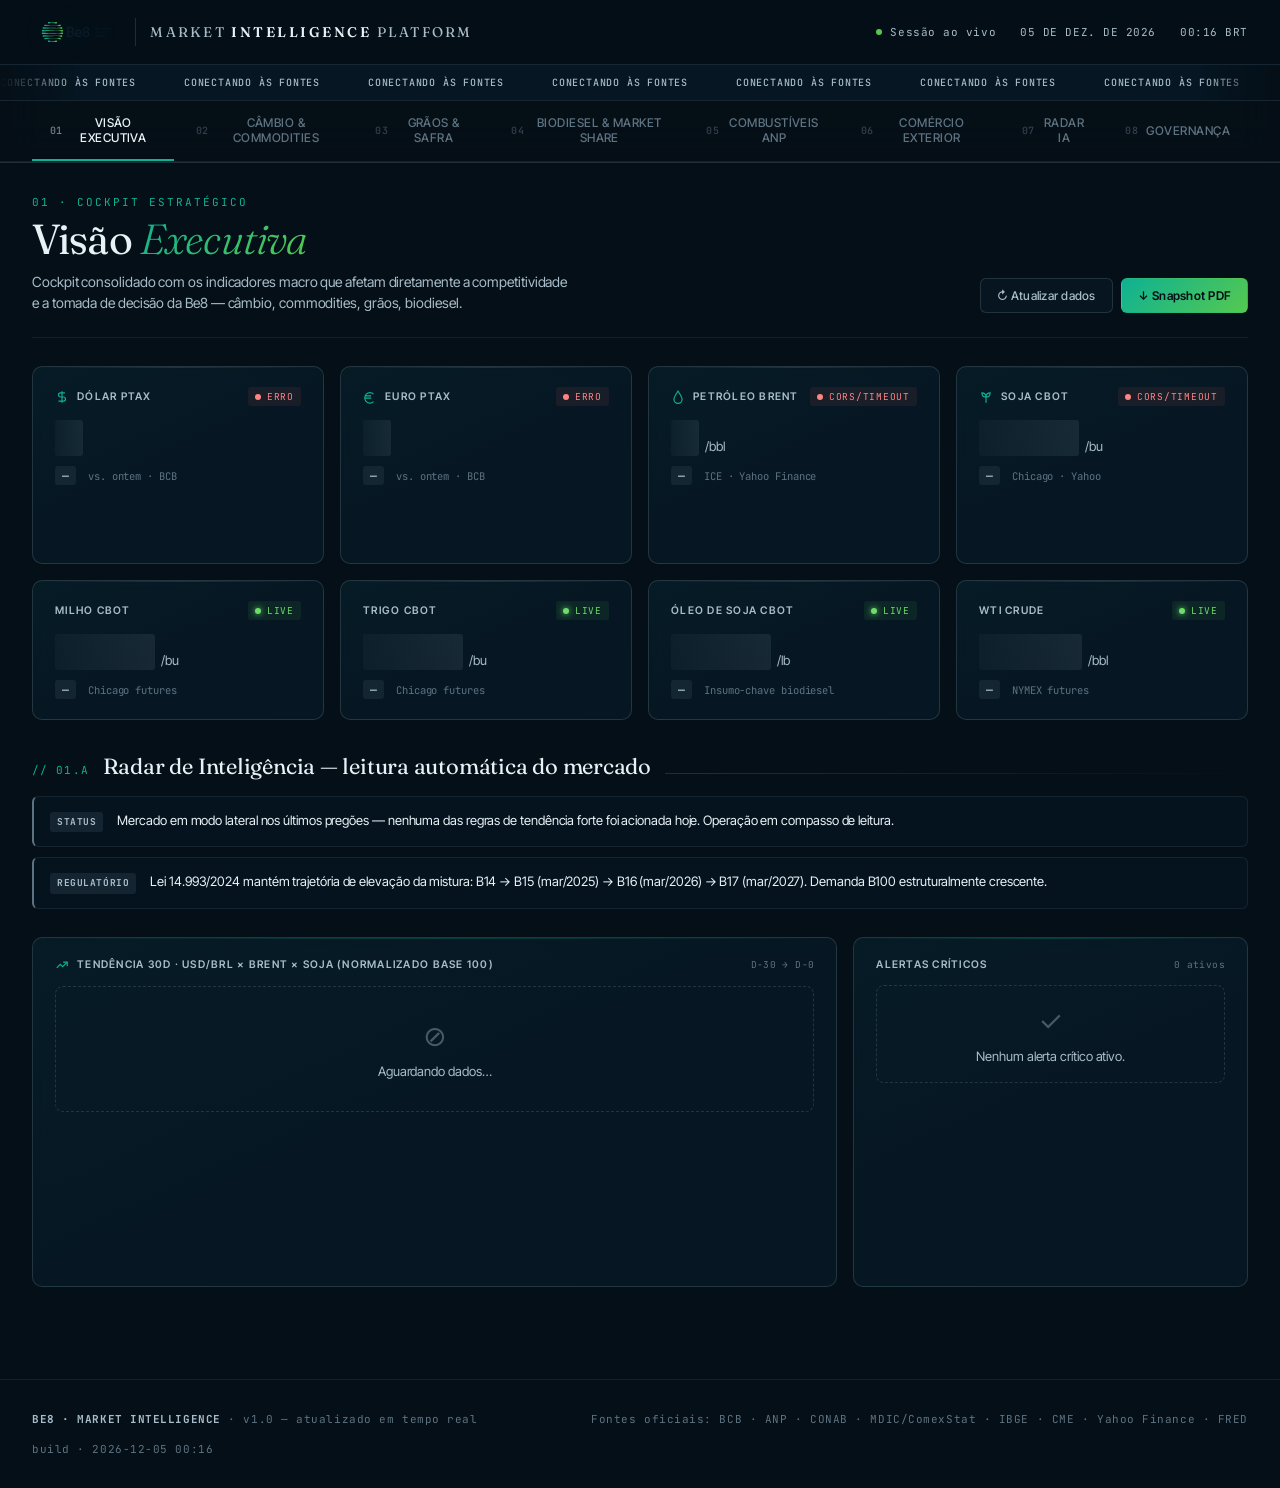
<file: index_3.html>
<!DOCTYPE html>
<html lang="pt-BR">
<head>
<meta charset="UTF-8">
<meta name="viewport" content="width=device-width, initial-scale=1.0">
<title>Be8 · Market Intelligence Platform</title>
<meta name="description" content="Torre de Inteligência Estratégica Be8 — Câmbio, Commodities, Biodiesel, Comex, Grãos">

<!-- Tipografia executiva: Fraunces (display editorial) + Inter Tight (UI técnico) + JetBrains Mono (dados) -->
<link rel="preconnect" href="https://fonts.googleapis.com">
<link rel="preconnect" href="https://fonts.gstatic.com" crossorigin>
<link href="https://fonts.googleapis.com/css2?family=Fraunces:opsz,wght@9..144,300;9..144,400;9..144,500;9..144,600;9..144,700&family=Inter+Tight:wght@300;400;500;600;700&family=JetBrains+Mono:wght@400;500;600&display=swap" rel="stylesheet">

<style>
:root {
  /* Be8 — extraído da identidade visual oficial */
  --be8-deep:      #081f2e;   /* azul-marinho profundo, base institucional */
  --be8-deep-2:    #0a2638;
  --be8-deep-3:    #0e3047;
  --be8-night:     #050f17;
  --be8-green-1:   #0eb194;   /* verde-água energia */
  --be8-green-2:   #55c94f;   /* verde-folha vivacidade */
  --be8-gold:      #d4a84b;   /* alerta premium */
  --be8-red:       #e85f5f;   /* queda */
  --be8-ice:       #e8f1f5;   /* texto principal sobre dark */
  --be8-mist:      #a8bdc9;   /* texto secundário */
  --be8-dim:       #5e7382;   /* texto auxiliar */
  --be8-border:    rgba(168, 189, 201, 0.10);
  --be8-border-2:  rgba(168, 189, 201, 0.18);
  --be8-glass:     rgba(8, 31, 46, 0.6);

  --grad-energy:   linear-gradient(135deg, #0eb194 0%, #55c94f 100%);
  --grad-deep:     linear-gradient(180deg, #081f2e 0%, #050f17 100%);
  --grad-card:     linear-gradient(155deg, rgba(14,177,148,0.04) 0%, rgba(8,31,46,0) 50%);

  --font-display:  'Fraunces', Georgia, serif;
  --font-ui:       'Inter Tight', system-ui, -apple-system, sans-serif;
  --font-mono:     'JetBrains Mono', 'SF Mono', Consolas, monospace;
}

* { box-sizing: border-box; margin: 0; padding: 0; }

html, body {
  background: var(--be8-night);
  color: var(--be8-ice);
  font-family: var(--font-ui);
  font-weight: 400;
  -webkit-font-smoothing: antialiased;
  -moz-osx-font-smoothing: grayscale;
  letter-spacing: -0.005em;
  min-height: 100vh;
  overflow-x: hidden;
}

/* Atmosfera de fundo — grid sutil + luz verde */
body::before {
  content: '';
  position: fixed; inset: 0;
  background:
    radial-gradient(ellipse 80% 50% at 50% -20%, rgba(14,177,148,0.10), transparent 60%),
    radial-gradient(ellipse 60% 40% at 100% 100%, rgba(85,201,79,0.06), transparent 50%),
    linear-gradient(180deg, #081f2e 0%, #050f17 100%);
  z-index: -2;
}
body::after {
  content: '';
  position: fixed; inset: 0;
  background-image:
    linear-gradient(rgba(168,189,201,0.025) 1px, transparent 1px),
    linear-gradient(90deg, rgba(168,189,201,0.025) 1px, transparent 1px);
  background-size: 48px 48px;
  z-index: -1;
  mask-image: radial-gradient(ellipse at center, black 30%, transparent 80%);
}

a { color: inherit; text-decoration: none; }
button { font-family: inherit; cursor: pointer; border: none; background: none; color: inherit; }

/* ==================================================================
   HEADER — Bloomberg-style ticker + identidade
   ================================================================== */
.topbar {
  position: sticky; top: 0; z-index: 100;
  background: rgba(5, 15, 23, 0.85);
  backdrop-filter: blur(20px) saturate(140%);
  -webkit-backdrop-filter: blur(20px) saturate(140%);
  border-bottom: 1px solid var(--be8-border-2);
}

.topbar-row {
  display: flex; align-items: center; justify-content: space-between;
  padding: 14px 32px;
  gap: 32px;
}

.brand {
  display: flex; align-items: center; gap: 14px;
}
.brand-logo {
  height: 36px; width: auto;
  filter: drop-shadow(0 0 12px rgba(14,177,148,0.15));
}
.brand-divider {
  width: 1px; height: 28px; background: var(--be8-border-2);
}
.brand-title {
  font-family: var(--font-display);
  font-weight: 400;
  font-size: 14px;
  letter-spacing: 0.16em;
  text-transform: uppercase;
  color: var(--be8-mist);
}
.brand-title strong {
  font-weight: 600;
  color: var(--be8-ice);
  letter-spacing: 0.18em;
}

.session-meta {
  display: flex; align-items: center; gap: 24px;
  font-family: var(--font-mono);
  font-size: 11px;
  color: var(--be8-mist);
  letter-spacing: 0.05em;
}
.session-meta span { display: flex; align-items: center; gap: 8px; }
.live-dot {
  width: 6px; height: 6px; border-radius: 50%;
  background: var(--be8-green-2);
  box-shadow: 0 0 0 0 rgba(85,201,79,0.6);
  animation: pulse 2s infinite;
}
@keyframes pulse {
  0% { box-shadow: 0 0 0 0 rgba(85,201,79,0.6); }
  70% { box-shadow: 0 0 0 8px rgba(85,201,79,0); }
  100% { box-shadow: 0 0 0 0 rgba(85,201,79,0); }
}

/* Ticker rolante */
.ticker-strip {
  border-top: 1px solid var(--be8-border);
  border-bottom: 1px solid var(--be8-border);
  background: rgba(8, 31, 46, 0.5);
  overflow: hidden;
  position: relative;
}
.ticker-strip::before,
.ticker-strip::after {
  content: ''; position: absolute; top: 0; bottom: 0; width: 80px;
  z-index: 2; pointer-events: none;
}
.ticker-strip::before { left: 0; background: linear-gradient(90deg, var(--be8-night), transparent); }
.ticker-strip::after { right: 0; background: linear-gradient(-90deg, var(--be8-night), transparent); }

.ticker-track {
  display: inline-flex; gap: 48px; padding: 11px 0;
  animation: ticker-scroll 90s linear infinite;
  white-space: nowrap;
}
.ticker-track:hover { animation-play-state: paused; }
@keyframes ticker-scroll {
  from { transform: translateX(0); }
  to   { transform: translateX(-50%); }
}
.ticker-item {
  display: inline-flex; align-items: center; gap: 10px;
  font-family: var(--font-mono); font-size: 11.5px;
  letter-spacing: 0.02em;
}
.ticker-item .label {
  color: var(--be8-mist); font-weight: 500;
  text-transform: uppercase; font-size: 10px; letter-spacing: 0.08em;
}
.ticker-item .value { color: var(--be8-ice); font-weight: 600; }
.ticker-item .delta { font-weight: 500; padding: 2px 6px; border-radius: 3px; font-size: 10.5px; }
.delta.up   { color: #6ddc6a; background: rgba(85,201,79,0.10); }
.delta.down { color: #ff8585; background: rgba(232,95,95,0.10); }
.delta.flat { color: var(--be8-mist); background: rgba(168,189,201,0.08); }
.delta.pending { color: var(--be8-gold); background: rgba(212,168,75,0.10); }

/* ==================================================================
   NAVIGATION TABS
   ================================================================== */
.nav-tabs {
  display: flex; gap: 4px;
  padding: 0 32px;
  background: rgba(5, 15, 23, 0.6);
  border-bottom: 1px solid var(--be8-border);
}
.nav-tab {
  padding: 14px 18px;
  font-size: 12px; font-weight: 500;
  letter-spacing: 0.04em;
  text-transform: uppercase;
  color: var(--be8-dim);
  border-bottom: 2px solid transparent;
  transition: all 0.2s ease;
  display: flex; align-items: center; gap: 8px;
}
.nav-tab:hover { color: var(--be8-mist); }
.nav-tab.active {
  color: var(--be8-ice);
  border-bottom-color: var(--be8-green-1);
}
.nav-tab .tab-num {
  font-family: var(--font-mono);
  font-size: 10px; opacity: 0.5;
}

/* ==================================================================
   MAIN LAYOUT
   ================================================================== */
main {
  max-width: 1680px;
  margin: 0 auto;
  padding: 32px;
}

.page { display: none; animation: page-in 0.5s cubic-bezier(.2,.7,.2,1); }
.page.active { display: block; }
@keyframes page-in {
  from { opacity: 0; transform: translateY(8px); }
  to   { opacity: 1; transform: translateY(0); }
}

/* PAGE HEADER */
.page-header {
  display: flex; align-items: flex-end; justify-content: space-between;
  margin-bottom: 28px;
  padding-bottom: 24px;
  border-bottom: 1px solid var(--be8-border);
}
.page-title-block .eyebrow {
  font-family: var(--font-mono);
  font-size: 11px;
  color: var(--be8-green-1);
  text-transform: uppercase;
  letter-spacing: 0.18em;
  margin-bottom: 8px;
}
.page-title-block h1 {
  font-family: var(--font-display);
  font-weight: 400;
  font-size: 42px;
  line-height: 1.05;
  letter-spacing: -0.02em;
  color: var(--be8-ice);
}
.page-title-block h1 em {
  font-style: italic;
  background: var(--grad-energy);
  -webkit-background-clip: text;
  background-clip: text;
  -webkit-text-fill-color: transparent;
  font-weight: 300;
}
.page-title-block .subtitle {
  margin-top: 10px;
  font-size: 14px;
  color: var(--be8-mist);
  max-width: 540px;
  line-height: 1.5;
}

.page-actions {
  display: flex; gap: 8px;
}
.btn {
  display: inline-flex; align-items: center; gap: 8px;
  padding: 9px 16px;
  border: 1px solid var(--be8-border-2);
  background: rgba(8,31,46,0.4);
  border-radius: 6px;
  font-size: 12px; font-weight: 500;
  color: var(--be8-mist);
  letter-spacing: 0.02em;
  transition: all 0.2s ease;
}
.btn:hover {
  border-color: var(--be8-green-1);
  color: var(--be8-ice);
  background: rgba(14,177,148,0.06);
}
.btn-primary {
  background: var(--grad-energy);
  border-color: transparent;
  color: var(--be8-night);
  font-weight: 600;
}
.btn-primary:hover {
  color: var(--be8-night);
  filter: brightness(1.1);
}

/* ==================================================================
   GRID & CARDS — KPI level
   ================================================================== */
.grid { display: grid; gap: 16px; }
.grid-4 { grid-template-columns: repeat(4, 1fr); }
.grid-3 { grid-template-columns: repeat(3, 1fr); }
.grid-2 { grid-template-columns: repeat(2, 1fr); }
.grid-12 { grid-template-columns: repeat(12, 1fr); }
@media (max-width: 1200px) {
  .grid-4 { grid-template-columns: repeat(2, 1fr); }
  .grid-3 { grid-template-columns: repeat(2, 1fr); }
  .grid-12 { grid-template-columns: repeat(6, 1fr); }
}
@media (max-width: 720px) {
  .grid-4, .grid-3, .grid-2, .grid-12 { grid-template-columns: 1fr; }
  main { padding: 16px; }
  .topbar-row { padding: 12px 16px; }
  .nav-tabs { padding: 0 16px; overflow-x: auto; }
}

.col-span-3 { grid-column: span 3; }
.col-span-4 { grid-column: span 4; }
.col-span-6 { grid-column: span 6; }
.col-span-8 { grid-column: span 8; }
.col-span-12 { grid-column: span 12; }

.card {
  position: relative;
  background:
    linear-gradient(155deg, rgba(14,177,148,0.025) 0%, rgba(8,31,46,0) 50%),
    rgba(8, 31, 46, 0.55);
  border: 1px solid var(--be8-border-2);
  border-radius: 10px;
  padding: 20px 22px;
  backdrop-filter: blur(8px);
  transition: border-color 0.2s ease, transform 0.2s ease;
  overflow: hidden;
}
.card:hover {
  border-color: rgba(14,177,148,0.30);
}
.card::before {
  content: '';
  position: absolute; top: 0; left: 0; right: 0;
  height: 1px;
  background: linear-gradient(90deg, transparent, rgba(14,177,148,0.4), transparent);
  opacity: 0.6;
}

.card-header {
  display: flex; align-items: center; justify-content: space-between;
  margin-bottom: 14px;
}
.card-label {
  font-size: 10.5px;
  font-weight: 600;
  letter-spacing: 0.12em;
  text-transform: uppercase;
  color: var(--be8-mist);
  display: flex; align-items: center; gap: 8px;
}
.card-label .ic {
  width: 14px; height: 14px;
  stroke: var(--be8-green-1);
  stroke-width: 2;
  fill: none;
}
.card-meta {
  font-family: var(--font-mono);
  font-size: 9.5px;
  color: var(--be8-dim);
  letter-spacing: 0.04em;
}

.kpi-value {
  font-family: var(--font-display);
  font-weight: 400;
  font-size: 36px;
  line-height: 1;
  letter-spacing: -0.02em;
  color: var(--be8-ice);
  font-variant-numeric: tabular-nums;
}
.kpi-value .unit {
  font-family: var(--font-ui);
  font-size: 13px;
  font-weight: 400;
  color: var(--be8-mist);
  margin-left: 6px;
  letter-spacing: 0;
}

.kpi-delta-row {
  display: flex; align-items: baseline; gap: 12px;
  margin-top: 10px;
  font-family: var(--font-mono);
  font-size: 11.5px;
}
.kpi-delta {
  padding: 2px 7px; border-radius: 3px;
  font-weight: 600;
}
.kpi-context {
  color: var(--be8-dim);
  font-size: 10.5px;
}

/* Sparkline mini chart inside card */
.card-spark {
  margin-top: 14px;
  height: 44px;
  width: 100%;
}
.card-spark svg { width: 100%; height: 100%; overflow: visible; }

/* Status badge for sources */
.src-status {
  font-family: var(--font-mono);
  font-size: 9.5px;
  text-transform: uppercase;
  letter-spacing: 0.08em;
  padding: 3px 7px;
  border-radius: 3px;
  display: inline-flex; align-items: center; gap: 6px;
}
.src-status::before {
  content: ''; width: 6px; height: 6px; border-radius: 50%;
}
.src-live::before    { background: #6ddc6a; box-shadow: 0 0 6px #6ddc6a; }
.src-live    { color: #6ddc6a; background: rgba(85,201,79,0.08); }
.src-cached::before  { background: var(--be8-gold); }
.src-cached  { color: var(--be8-gold); background: rgba(212,168,75,0.08); }
.src-pending::before { background: var(--be8-dim); }
.src-pending { color: var(--be8-mist); background: rgba(168,189,201,0.06); }
.src-error::before   { background: #ff8585; }
.src-error   { color: #ff8585; background: rgba(232,95,95,0.08); }

/* Section title */
.section-title {
  display: flex; align-items: baseline; gap: 14px;
  margin: 32px 0 16px;
}
.section-title h2 {
  font-family: var(--font-display);
  font-weight: 400;
  font-size: 22px;
  letter-spacing: -0.01em;
  color: var(--be8-ice);
}
.section-title .num {
  font-family: var(--font-mono);
  font-size: 11px;
  color: var(--be8-green-1);
  letter-spacing: 0.1em;
}
.section-title .line {
  flex: 1;
  height: 1px;
  background: linear-gradient(90deg, var(--be8-border-2), transparent);
}

/* Insight banner — Radar IA */
.insight-banner {
  display: flex; gap: 18px;
  padding: 18px 22px;
  background:
    linear-gradient(135deg, rgba(14,177,148,0.10) 0%, rgba(8,31,46,0.4) 60%);
  border: 1px solid rgba(14,177,148,0.25);
  border-left: 3px solid var(--be8-green-1);
  border-radius: 8px;
}
.insight-banner .ic-radar {
  flex-shrink: 0; width: 28px; height: 28px;
  border-radius: 50%;
  background: rgba(14,177,148,0.15);
  display: flex; align-items: center; justify-content: center;
  font-size: 14px;
}
.insight-content .insight-tag {
  font-family: var(--font-mono); font-size: 10px;
  color: var(--be8-green-1);
  text-transform: uppercase; letter-spacing: 0.12em;
  margin-bottom: 4px;
}
.insight-content .insight-text {
  font-size: 14px; line-height: 1.5;
  color: var(--be8-ice);
}

/* Insights list (multiple) */
.insights-list {
  display: flex; flex-direction: column; gap: 10px;
}
.insight-row {
  display: flex; gap: 14px;
  padding: 14px 16px;
  background: rgba(8,31,46,0.35);
  border: 1px solid var(--be8-border);
  border-left: 2px solid;
  border-radius: 6px;
  font-size: 13px;
  line-height: 1.5;
  color: var(--be8-ice);
}
.insight-row.bull { border-left-color: var(--be8-green-2); }
.insight-row.bear { border-left-color: var(--be8-red); }
.insight-row.alert { border-left-color: var(--be8-gold); }
.insight-row.neutral { border-left-color: var(--be8-dim); }
.insight-row .ic-pill {
  flex-shrink: 0;
  font-family: var(--font-mono);
  font-size: 9.5px;
  font-weight: 700;
  letter-spacing: 0.06em;
  padding: 3px 7px;
  border-radius: 3px;
  height: fit-content;
  margin-top: 1px;
}
.bull .ic-pill { background: rgba(85,201,79,0.12); color: #6ddc6a; }
.bear .ic-pill { background: rgba(232,95,95,0.12); color: #ff8585; }
.alert .ic-pill { background: rgba(212,168,75,0.12); color: var(--be8-gold); }
.neutral .ic-pill { background: rgba(168,189,201,0.10); color: var(--be8-mist); }

/* ==================================================================
   TABLES
   ================================================================== */
table.data {
  width: 100%; border-collapse: collapse;
  font-size: 13px;
}
table.data thead th {
  font-family: var(--font-mono);
  font-size: 10px;
  font-weight: 600;
  letter-spacing: 0.1em;
  text-transform: uppercase;
  color: var(--be8-mist);
  text-align: left;
  padding: 12px 14px;
  border-bottom: 1px solid var(--be8-border-2);
  background: rgba(8,31,46,0.5);
}
table.data td {
  padding: 13px 14px;
  border-bottom: 1px solid var(--be8-border);
  color: var(--be8-ice);
  font-variant-numeric: tabular-nums;
}
table.data tbody tr:hover {
  background: rgba(14,177,148,0.03);
}
table.data td.num { text-align: right; font-family: var(--font-mono); font-size: 12px; }
table.data td.rank {
  font-family: var(--font-mono);
  font-size: 11px;
  color: var(--be8-dim);
  width: 38px;
}

/* Skeleton loader */
.skel {
  display: inline-block;
  background: linear-gradient(90deg, rgba(168,189,201,0.04), rgba(168,189,201,0.10), rgba(168,189,201,0.04));
  background-size: 200% 100%;
  animation: skel 1.4s ease-in-out infinite;
  border-radius: 3px;
  color: transparent;
}
@keyframes skel {
  0% { background-position: 200% 0; }
  100% { background-position: -200% 0; }
}

/* Empty / error state */
.empty-state {
  padding: 32px;
  text-align: center;
  color: var(--be8-mist);
  font-size: 13px;
  border: 1px dashed var(--be8-border-2);
  border-radius: 8px;
}
.empty-state .ic { font-size: 28px; opacity: 0.4; margin-bottom: 10px; }
.empty-state .src-note {
  margin-top: 12px;
  font-family: var(--font-mono);
  font-size: 10px;
  color: var(--be8-dim);
  letter-spacing: 0.06em;
}

/* Map of Brazil container */
.brazil-map {
  width: 100%; max-width: 480px;
  margin: 0 auto;
}
.brazil-map svg { width: 100%; height: auto; display: block; }
.uf-shape {
  fill: rgba(14,177,148,0.08);
  stroke: rgba(168,189,201,0.4);
  stroke-width: 0.6;
  transition: fill 0.2s ease, stroke 0.2s ease;
  cursor: pointer;
}
.uf-shape:hover {
  fill: rgba(14,177,148,0.35);
  stroke: var(--be8-green-2);
}

/* Chart container */
.chart-area {
  width: 100%; height: 280px;
  margin-top: 12px;
}
.chart-area svg { width: 100%; height: 100%; overflow: visible; }

/* Footer */
footer {
  margin-top: 60px;
  padding: 32px;
  border-top: 1px solid var(--be8-border);
  font-size: 11px;
  color: var(--be8-dim);
  display: flex; justify-content: space-between;
  flex-wrap: wrap; gap: 16px;
  font-family: var(--font-mono);
  letter-spacing: 0.05em;
}
footer a { color: var(--be8-mist); }
footer a:hover { color: var(--be8-green-1); }

/* Scrollbars */
::-webkit-scrollbar { width: 10px; height: 10px; }
::-webkit-scrollbar-track { background: transparent; }
::-webkit-scrollbar-thumb { background: rgba(168,189,201,0.15); border-radius: 5px; }
::-webkit-scrollbar-thumb:hover { background: rgba(168,189,201,0.3); }
</style>
</head>
<body>

<!-- ===================== TOP BAR ===================== -->
<header class="topbar">
  <div class="topbar-row">
    <div class="brand">
      <img src="logo-be8.svg" alt="Be8" class="brand-logo">
      <div class="brand-divider"></div>
      <div class="brand-title">Market <strong>Intelligence</strong> Platform</div>
    </div>
    <div class="session-meta">
      <span><span class="live-dot"></span> Sessão ao vivo</span>
      <span id="session-date">—</span>
      <span id="session-time">—</span>
    </div>
  </div>

  <!-- Ticker rolante -->
  <div class="ticker-strip">
    <div class="ticker-track" id="ticker-track">
      <!-- Preenchido por JS -->
    </div>
  </div>

  <!-- Nav -->
  <nav class="nav-tabs" id="nav-tabs">
    <button class="nav-tab active" data-page="executive"><span class="tab-num">01</span> Visão Executiva</button>
    <button class="nav-tab" data-page="cambio-commodities"><span class="tab-num">02</span> Câmbio & Commodities</button>
    <button class="nav-tab" data-page="graos"><span class="tab-num">03</span> Grãos & Safra</button>
    <button class="nav-tab" data-page="biodiesel"><span class="tab-num">04</span> Biodiesel & Market Share</button>
    <button class="nav-tab" data-page="combustiveis"><span class="tab-num">05</span> Combustíveis ANP</button>
    <button class="nav-tab" data-page="comex"><span class="tab-num">06</span> Comércio Exterior</button>
    <button class="nav-tab" data-page="radar"><span class="tab-num">07</span> Radar IA</button>
    <button class="nav-tab" data-page="governanca"><span class="tab-num">08</span> Governança</button>
  </nav>
</header>

<main>

<!-- ============================================================
     PÁGINA 1 — VISÃO EXECUTIVA
     ============================================================ -->
<section class="page active" id="page-executive">
  <div class="page-header">
    <div class="page-title-block">
      <div class="eyebrow">01 · Cockpit Estratégico</div>
      <h1>Visão <em>Executiva</em></h1>
      <div class="subtitle">Cockpit consolidado com os indicadores macro que afetam diretamente a competitividade e a tomada de decisão da Be8 — câmbio, commodities, grãos, biodiesel.</div>
    </div>
    <div class="page-actions">
      <button class="btn" id="refresh-all">↻ Atualizar dados</button>
      <button class="btn btn-primary" id="export-snapshot">↓ Snapshot PDF</button>
    </div>
  </div>

  <!-- KPI macro principais -->
  <div class="grid grid-4">
    <div class="card" id="kpi-usd">
      <div class="card-header">
        <div class="card-label">
          <svg class="ic" viewBox="0 0 24 24"><path d="M12 2v20M17 5H9.5a3.5 3.5 0 000 7h5a3.5 3.5 0 010 7H6"/></svg>
          Dólar PTAX
        </div>
        <span class="src-status src-live" id="status-usd">Live</span>
      </div>
      <div class="kpi-value"><span class="skel" id="usd-value">R$ 0,0000</span></div>
      <div class="kpi-delta-row">
        <span class="kpi-delta delta flat" id="usd-delta">—</span>
        <span class="kpi-context" id="usd-context">vs. ontem · BCB</span>
      </div>
      <div class="card-spark" id="usd-spark"></div>
    </div>

    <div class="card" id="kpi-eur">
      <div class="card-header">
        <div class="card-label">
          <svg class="ic" viewBox="0 0 24 24"><path d="M18 7c-1.5-1.5-3.5-2.5-6-2.5C7 4.5 3 8.5 3 13.5S7 22.5 12 22.5c2.5 0 4.5-1 6-2.5M3 10h11M3 14h11"/></svg>
          Euro PTAX
        </div>
        <span class="src-status src-live" id="status-eur">Live</span>
      </div>
      <div class="kpi-value"><span class="skel" id="eur-value">R$ 0,0000</span></div>
      <div class="kpi-delta-row">
        <span class="kpi-delta delta flat" id="eur-delta">—</span>
        <span class="kpi-context">vs. ontem · BCB</span>
      </div>
      <div class="card-spark" id="eur-spark"></div>
    </div>

    <div class="card" id="kpi-brent">
      <div class="card-header">
        <div class="card-label">
          <svg class="ic" viewBox="0 0 24 24"><path d="M12 2C8 8 5 12 5 16a7 7 0 0014 0c0-4-3-8-7-14z"/></svg>
          Petróleo Brent
        </div>
        <span class="src-status src-live" id="status-brent">Live</span>
      </div>
      <div class="kpi-value"><span class="skel" id="brent-value">$ 0,00</span><span class="unit">/bbl</span></div>
      <div class="kpi-delta-row">
        <span class="kpi-delta delta flat" id="brent-delta">—</span>
        <span class="kpi-context">ICE · Yahoo Finance</span>
      </div>
      <div class="card-spark" id="brent-spark"></div>
    </div>

    <div class="card" id="kpi-soja">
      <div class="card-header">
        <div class="card-label">
          <svg class="ic" viewBox="0 0 24 24"><path d="M12 22V12M12 12C8 12 5 9 5 5c4 0 7 3 7 7zM12 12c4 0 7-3 7-7-4 0-7 3-7 7z"/></svg>
          Soja CBOT
        </div>
        <span class="src-status src-live" id="status-soja">Live</span>
      </div>
      <div class="kpi-value"><span class="skel" id="soja-value">¢ 0,00</span><span class="unit">/bu</span></div>
      <div class="kpi-delta-row">
        <span class="kpi-delta delta flat" id="soja-delta">—</span>
        <span class="kpi-context">Chicago · Yahoo</span>
      </div>
      <div class="card-spark" id="soja-spark"></div>
    </div>
  </div>

  <!-- KPI secundários -->
  <div class="grid grid-4" style="margin-top: 16px;">
    <div class="card" id="kpi-milho">
      <div class="card-header">
        <div class="card-label">Milho CBOT</div>
        <span class="src-status src-live">Live</span>
      </div>
      <div class="kpi-value"><span class="skel" id="milho-value">¢ 0,00</span><span class="unit">/bu</span></div>
      <div class="kpi-delta-row">
        <span class="kpi-delta delta flat" id="milho-delta">—</span>
        <span class="kpi-context">Chicago futures</span>
      </div>
    </div>

    <div class="card">
      <div class="card-header">
        <div class="card-label">Trigo CBOT</div>
        <span class="src-status src-live">Live</span>
      </div>
      <div class="kpi-value"><span class="skel" id="trigo-value">¢ 0,00</span><span class="unit">/bu</span></div>
      <div class="kpi-delta-row">
        <span class="kpi-delta delta flat" id="trigo-delta">—</span>
        <span class="kpi-context">Chicago futures</span>
      </div>
    </div>

    <div class="card">
      <div class="card-header">
        <div class="card-label">Óleo de Soja CBOT</div>
        <span class="src-status src-live">Live</span>
      </div>
      <div class="kpi-value"><span class="skel" id="oleo-value">¢ 0,00</span><span class="unit">/lb</span></div>
      <div class="kpi-delta-row">
        <span class="kpi-delta delta flat" id="oleo-delta">—</span>
        <span class="kpi-context">Insumo-chave biodiesel</span>
      </div>
    </div>

    <div class="card">
      <div class="card-header">
        <div class="card-label">WTI Crude</div>
        <span class="src-status src-live">Live</span>
      </div>
      <div class="kpi-value"><span class="skel" id="wti-value">$ 0,00</span><span class="unit">/bbl</span></div>
      <div class="kpi-delta-row">
        <span class="kpi-delta delta flat" id="wti-delta">—</span>
        <span class="kpi-context">NYMEX futures</span>
      </div>
    </div>
  </div>

  <!-- Radar IA topo -->
  <div class="section-title">
    <span class="num">// 01.A</span>
    <h2>Radar de Inteligência — leitura automática do mercado</h2>
    <div class="line"></div>
  </div>
  <div class="insights-list" id="insights-list">
    <div class="insight-row neutral">
      <span class="ic-pill">CARREGANDO</span>
      <div>Aguardando consolidação dos dados ao vivo para gerar leitura de mercado…</div>
    </div>
  </div>

  <!-- Layout duplo: tendências + alertas -->
  <div class="grid grid-12" style="margin-top: 28px;">
    <div class="card col-span-8">
      <div class="card-header">
        <div class="card-label">
          <svg class="ic" viewBox="0 0 24 24"><path d="M3 17l6-6 4 4 8-8"/><path d="M14 7h7v7"/></svg>
          Tendência 30d · USD/BRL × Brent × Soja (normalizado base 100)
        </div>
        <span class="card-meta">D-30 → D-0</span>
      </div>
      <div class="chart-area" id="trend-chart"></div>
    </div>

    <div class="card col-span-4">
      <div class="card-header">
        <div class="card-label">Alertas Críticos</div>
        <span class="card-meta" id="alerts-count">0 ativos</span>
      </div>
      <div id="alerts-feed" style="display:flex; flex-direction:column; gap:10px;">
        <div class="empty-state" style="padding: 20px;">
          <div class="ic">◔</div>
          Aguardando dados…
        </div>
      </div>
    </div>
  </div>
</section>

<!-- ============================================================
     PÁGINA 2 — CÂMBIO & COMMODITIES
     ============================================================ -->
<section class="page" id="page-cambio-commodities">
  <div class="page-header">
    <div class="page-title-block">
      <div class="eyebrow">02 · Macro & Insumos</div>
      <h1>Câmbio & <em>Commodities</em></h1>
      <div class="subtitle">Monitoramento contínuo das variáveis macro que precificam o custo da matéria-prima do biodiesel e definem a competitividade nas exportações.</div>
    </div>
  </div>

  <div class="grid grid-12">
    <div class="card col-span-6">
      <div class="card-header">
        <div class="card-label">USD/BRL — série 90 dias</div>
        <span class="card-meta" id="usd-90-meta">BCB PTAX</span>
      </div>
      <div class="chart-area" id="usd-90-chart"></div>
    </div>
    <div class="card col-span-6">
      <div class="card-header">
        <div class="card-label">Brent — série 90 dias</div>
        <span class="card-meta">Yahoo Finance</span>
      </div>
      <div class="chart-area" id="brent-90-chart"></div>
    </div>
  </div>

  <div class="section-title">
    <span class="num">// 02.A</span>
    <h2>Painel de commodities — preços e variações</h2>
    <div class="line"></div>
  </div>

  <div class="card">
    <table class="data" id="commodities-table">
      <thead>
        <tr>
          <th>Ativo</th>
          <th>Mercado</th>
          <th class="num">Último</th>
          <th class="num">D-1</th>
          <th class="num">Var %</th>
          <th class="num">7d</th>
          <th class="num">30d</th>
          <th>Status</th>
        </tr>
      </thead>
      <tbody id="commodities-tbody">
        <tr><td colspan="8"><span class="skel">carregando…</span></td></tr>
      </tbody>
    </table>
  </div>

  <div class="section-title">
    <span class="num">// 02.B</span>
    <h2>Matriz de correlação — biodiesel implícito</h2>
    <div class="line"></div>
  </div>
  <div class="card">
    <p style="color: var(--be8-mist); font-size: 13px; line-height: 1.6; margin-bottom: 16px;">
      O preço do biodiesel B100 brasileiro é fortemente correlacionado a três variáveis macro: <strong style="color:var(--be8-ice)">óleo de soja CBOT</strong> (insumo principal, ~80% do custo), <strong style="color:var(--be8-ice)">USD/BRL</strong> (paridade de importação/exportação) e <strong style="color:var(--be8-ice)">petróleo Brent</strong> (benchmark do diesel fóssil substituído). A matriz abaixo calcula a correlação dos últimos 30 pregões.
    </p>
    <div id="correlation-matrix"></div>
  </div>
</section>

<!-- ============================================================
     PÁGINA 3 — GRÃOS & SAFRA
     ============================================================ -->
<section class="page" id="page-graos">
  <div class="page-header">
    <div class="page-title-block">
      <div class="eyebrow">03 · Originação · Matéria-prima</div>
      <h1>Grãos & <em>Safra</em> Brasileira</h1>
      <div class="subtitle">Soja, milho e trigo — estimativa de produção, área plantada, produtividade. Insumo crítico para originação e formação de custo do biodiesel.</div>
    </div>
  </div>

  <div class="grid grid-3">
    <div class="card">
      <div class="card-header">
        <div class="card-label">Soja · Safra 2025/26</div>
        <span class="src-status src-cached" title="Atualização mensal CONAB">Mensal · CONAB</span>
      </div>
      <div class="kpi-value" id="soja-safra-prod">—<span class="unit">Mt</span></div>
      <div class="kpi-delta-row">
        <span class="kpi-delta delta flat" id="soja-safra-delta">—</span>
        <span class="kpi-context">vs. safra anterior</span>
      </div>
      <div style="margin-top:14px; font-size:11.5px; color: var(--be8-mist); line-height:1.5;">
        Estimativa baseada no último Boletim Conab disponível. Atualização mensal via Power Query.
      </div>
    </div>

    <div class="card">
      <div class="card-header">
        <div class="card-label">Milho · Safra 2025/26 (total)</div>
        <span class="src-status src-cached">Mensal · CONAB</span>
      </div>
      <div class="kpi-value" id="milho-safra-prod">—<span class="unit">Mt</span></div>
      <div class="kpi-delta-row">
        <span class="kpi-delta delta flat" id="milho-safra-delta">—</span>
        <span class="kpi-context">soma 1ª + 2ª + 3ª safras</span>
      </div>
      <div style="margin-top:14px; font-size:11.5px; color: var(--be8-mist); line-height:1.5;">
        Insumo crítico para etanol de milho e potencial concorrente energético do biodiesel de soja.
      </div>
    </div>

    <div class="card">
      <div class="card-header">
        <div class="card-label">Trigo · Safra 2025/26</div>
        <span class="src-status src-cached">Mensal · CONAB</span>
      </div>
      <div class="kpi-value" id="trigo-safra-prod">—<span class="unit">Mt</span></div>
      <div class="kpi-delta-row">
        <span class="kpi-delta delta flat" id="trigo-safra-delta">—</span>
        <span class="kpi-context">RS + PR principais</span>
      </div>
      <div style="margin-top:14px; font-size:11.5px; color: var(--be8-mist); line-height:1.5;">
        Brasil ainda importador líquido — déficit estrutural ~3 Mt/ano.
      </div>
    </div>
  </div>

  <div class="section-title">
    <span class="num">// 03.A</span>
    <h2>Brasil — produção por UF (safra de soja, fonte: CONAB)</h2>
    <div class="line"></div>
  </div>
  <div class="grid grid-12">
    <div class="card col-span-6">
      <div class="card-header">
        <div class="card-label">Top UFs produtoras de soja</div>
        <span class="card-meta">Mt · safra 2024/25</span>
      </div>
      <table class="data" id="soja-uf-table">
        <thead>
          <tr><th class="rank">#</th><th>UF</th><th class="num">Produção (Mt)</th><th class="num">Share %</th><th class="num">Área (Mha)</th></tr>
        </thead>
        <tbody id="soja-uf-tbody"></tbody>
      </table>
    </div>
    <div class="card col-span-6">
      <div class="card-header">
        <div class="card-label">Composição regional · soja</div>
        <span class="card-meta">CONAB</span>
      </div>
      <div class="chart-area" id="soja-uf-chart"></div>
    </div>
  </div>

  <div class="section-title">
    <span class="num">// 03.B</span>
    <h2>Cotações nacionais — indicadores de referência</h2>
    <div class="line"></div>
  </div>
  <div class="card">
    <table class="data">
      <thead>
        <tr><th>Indicador</th><th>Praça</th><th class="num">Última cotação</th><th>Fonte</th><th>Status</th></tr>
      </thead>
      <tbody>
        <tr>
          <td>Soja em grão</td>
          <td>Paranaguá (PR)</td>
          <td class="num">CEPEA/ESALQ</td>
          <td>cepea.org.br · widget oficial</td>
          <td><span class="src-status src-pending">Integração pendente</span></td>
        </tr>
        <tr>
          <td>Milho em grão</td>
          <td>Campinas (SP)</td>
          <td class="num">CEPEA/ESALQ</td>
          <td>cepea.org.br · widget oficial</td>
          <td><span class="src-status src-pending">Integração pendente</span></td>
        </tr>
        <tr>
          <td>Trigo em grão</td>
          <td>RS / PR</td>
          <td class="num">CEPEA/ESALQ</td>
          <td>cepea.org.br · widget oficial</td>
          <td><span class="src-status src-pending">Integração pendente</span></td>
        </tr>
        <tr>
          <td>Farelo de soja</td>
          <td>Paranaguá</td>
          <td class="num">CEPEA</td>
          <td>cepea.org.br</td>
          <td><span class="src-status src-pending">Integração pendente</span></td>
        </tr>
        <tr>
          <td>Óleo de soja</td>
          <td>SP</td>
          <td class="num">CEPEA</td>
          <td>cepea.org.br</td>
          <td><span class="src-status src-pending">Integração pendente</span></td>
        </tr>
      </tbody>
    </table>
    <div style="margin-top: 16px; padding: 14px; background: rgba(212,168,75,0.06); border-left: 2px solid var(--be8-gold); border-radius: 4px; font-size: 12px; color: var(--be8-mist); line-height: 1.6;">
      <strong style="color: var(--be8-gold);">Nota técnica:</strong> O CEPEA/ESALQ disponibiliza os indicadores de referência do mercado brasileiro através de widget HTML institucional, mas <strong>não possui API REST pública gratuita</strong>. A integração definitiva requer (a) embed do widget oficial via iframe, (b) scraping autorizado com cache diário ou (c) contrato comercial com Cepea. Para o pipeline Power BI da Be8, recomenda-se o caminho (b) com Power Automate executando download da página `cepea.org.br/br/indicador/*.aspx` 1x/dia.
    </div>
  </div>
</section>

<!-- ============================================================
     PÁGINA 4 — BIODIESEL & MARKET SHARE
     ============================================================ -->
<section class="page" id="page-biodiesel">
  <div class="page-header">
    <div class="page-title-block">
      <div class="eyebrow">04 · Core Business Be8</div>
      <h1>Biodiesel · <em>Market Share</em> & Benchmark</h1>
      <div class="subtitle">Produção nacional de B100, capacidade instalada, participação dos principais produtores, posicionamento estratégico da Be8 no mercado brasileiro.</div>
    </div>
  </div>

  <div class="grid grid-4">
    <div class="card">
      <div class="card-header">
        <div class="card-label">Produção B100 · Brasil</div>
        <span class="src-status src-cached">Mensal · ANP</span>
      </div>
      <div class="kpi-value" id="b100-prod-total">—<span class="unit">m³/mês</span></div>
      <div class="kpi-delta-row">
        <span class="kpi-context">Volume mensal nacional</span>
      </div>
    </div>
    <div class="card">
      <div class="card-header">
        <div class="card-label">Capacidade Instalada</div>
        <span class="src-status src-cached">Anuário ANP</span>
      </div>
      <div class="kpi-value" id="b100-cap-total">—<span class="unit">m³/ano</span></div>
      <div class="kpi-delta-row">
        <span class="kpi-context">Taxa de utilização: <span id="b100-util">—</span></span>
      </div>
    </div>
    <div class="card">
      <div class="card-header">
        <div class="card-label">Mistura Vigente</div>
        <span class="src-status src-live">Regulatório</span>
      </div>
      <div class="kpi-value" id="b100-mistura">B15</div>
      <div class="kpi-delta-row">
        <span class="kpi-delta delta up">Lei 14.993/24</span>
        <span class="kpi-context">+1 p.p./ano até B20 em 2030</span>
      </div>
    </div>
    <div class="card">
      <div class="card-header">
        <div class="card-label">Demanda projetada B100 2026</div>
        <span class="src-status src-pending">EPE/ANP</span>
      </div>
      <div class="kpi-value" id="b100-demanda">~10,5<span class="unit">bi L</span></div>
      <div class="kpi-delta-row">
        <span class="kpi-delta delta up">+7,1%</span>
        <span class="kpi-context">vs. 2025 · projeção EPE</span>
      </div>
    </div>
  </div>

  <div class="section-title">
    <span class="num">// 04.A</span>
    <h2>Ranking de produtores — Market Share</h2>
    <div class="line"></div>
  </div>

  <div class="grid grid-12">
    <div class="card col-span-7">
      <div class="card-header">
        <div class="card-label">Principais produtores B100 — share estimado</div>
        <span class="card-meta">Última consolidação ANP</span>
      </div>
      <table class="data" id="biodiesel-rank-table">
        <thead>
          <tr><th class="rank">#</th><th>Produtor</th><th>UF / Planta</th><th class="num">Cap. (m³/ano)</th><th class="num">Share %</th></tr>
        </thead>
        <tbody id="biodiesel-rank-tbody"></tbody>
      </table>
      <div style="margin-top: 14px; font-size: 11px; color: var(--be8-dim); line-height: 1.5; font-family: var(--font-mono); letter-spacing: 0.02em;">
        ATENÇÃO · ESTRUTURA AGUARDANDO INGESTÃO. Valores reais carregados via Power Query a partir do Anuário Estatístico ANP + planilha mensal de produção B100 por produtor (`gov.br/anp/dados-estatisticos`). Tabela exibe placeholders até primeiro refresh.
      </div>
    </div>
    <div class="card col-span-5">
      <div class="card-header">
        <div class="card-label">Be8 no contexto nacional</div>
      </div>
      <div id="be8-context-viz" style="padding: 20px 0;"></div>
    </div>
  </div>

  <div class="section-title">
    <span class="num">// 04.B</span>
    <h2>Composição de matérias-primas — B100 Brasil</h2>
    <div class="line"></div>
  </div>
  <div class="card">
    <div id="materias-primas-viz" style="padding: 12px 0;"></div>
  </div>
</section>

<!-- ============================================================
     PÁGINA 5 — COMBUSTÍVEIS ANP
     ============================================================ -->
<section class="page" id="page-combustiveis">
  <div class="page-header">
    <div class="page-title-block">
      <div class="eyebrow">05 · Preços de revenda</div>
      <h1>Combustíveis · <em>ANP</em></h1>
      <div class="subtitle">Levantamento semanal de preços nas bombas — Diesel S10, Diesel S500, Gasolina, Etanol, GLP, GNV por UF e região.</div>
    </div>
  </div>

  <div class="grid grid-4">
    <div class="card">
      <div class="card-header">
        <div class="card-label">Diesel S10 médio · Brasil</div>
        <span class="src-status src-pending">Pipeline pendente</span>
      </div>
      <div class="kpi-value">R$ —<span class="unit">/L</span></div>
      <div class="kpi-context" style="margin-top: 8px; font-size: 11px;">Aguardando ingestão CSV ANP semanal</div>
    </div>
    <div class="card">
      <div class="card-header">
        <div class="card-label">Diesel S500 médio · Brasil</div>
        <span class="src-status src-pending">Pipeline pendente</span>
      </div>
      <div class="kpi-value">R$ —<span class="unit">/L</span></div>
      <div class="kpi-context" style="margin-top: 8px; font-size: 11px;">Aguardando ingestão CSV ANP semanal</div>
    </div>
    <div class="card">
      <div class="card-header">
        <div class="card-label">Gasolina média</div>
        <span class="src-status src-pending">Pipeline pendente</span>
      </div>
      <div class="kpi-value">R$ —<span class="unit">/L</span></div>
      <div class="kpi-context" style="margin-top: 8px; font-size: 11px;">Aguardando ingestão CSV ANP semanal</div>
    </div>
    <div class="card">
      <div class="card-header">
        <div class="card-label">Etanol hidratado</div>
        <span class="src-status src-pending">Pipeline pendente</span>
      </div>
      <div class="kpi-value">R$ —<span class="unit">/L</span></div>
      <div class="kpi-context" style="margin-top: 8px; font-size: 11px;">Aguardando ingestão CSV ANP semanal</div>
    </div>
  </div>

  <div style="margin-top: 24px;" class="card">
    <div class="card-header">
      <div class="card-label">⚙ Como integrar esta página ao Power BI</div>
    </div>
    <div style="font-size: 13px; color: var(--be8-mist); line-height: 1.7;">
      <p>A ANP disponibiliza o levantamento semanal de preços em CSV na URL:</p>
      <pre style="font-family: var(--font-mono); background: rgba(8,31,46,0.6); border: 1px solid var(--be8-border-2); padding: 12px 16px; border-radius: 6px; margin: 12px 0; overflow-x: auto; font-size: 11.5px; color: var(--be8-green-1);">https://www.gov.br/anp/pt-br/centrais-de-conteudo/dados-abertos/serie-historica-de-precos-de-combustiveis</pre>
      <p style="margin-top: 12px;">Pipeline recomendado (Power Query M):</p>
      <ol style="margin: 12px 0 12px 20px; line-height: 1.8;">
        <li>Web.Contents na URL do CSV mais recente (publicado toda 6ª-feira)</li>
        <li>Csv.Document com encoding 1252 (Windows-1252)</li>
        <li>Promote first row as headers, transformar `Data da Coleta` para Date</li>
        <li>Renomear `Preço de Revenda` → `preco_venda`</li>
        <li>Carregar como `fato_combustivel_anp` no modelo estrela</li>
        <li>Configurar refresh diário no Power BI Service</li>
      </ol>
      <p>Após carregado, esta página exibirá automaticamente os valores reais consumindo o mesmo dataset via API REST do Power BI (`api.powerbi.com/v1.0/myorg/datasets/{id}/executeQueries`).</p>
    </div>
  </div>
</section>

<!-- ============================================================
     PÁGINA 6 — COMÉRCIO EXTERIOR (ComexStat)
     ============================================================ -->
<section class="page" id="page-comex">
  <div class="page-header">
    <div class="page-title-block">
      <div class="eyebrow">06 · Exportação · Importação</div>
      <h1>Comércio <em>Exterior</em></h1>
      <div class="subtitle">Fluxos de biodiesel, óleo de soja, farelo, metanol e diesel — via API oficial ComexStat/MDIC.</div>
    </div>
    <div class="page-actions">
      <button class="btn" id="comex-refresh">↻ Buscar ComexStat</button>
    </div>
  </div>

  <div class="grid grid-3">
    <div class="card">
      <div class="card-header">
        <div class="card-label">Diesel importado · YTD</div>
        <span class="src-status src-live" id="comex-status-1">API oficial</span>
      </div>
      <div class="kpi-value" id="comex-diesel-vol"><span class="skel">—</span></div>
      <div class="kpi-delta-row">
        <span class="kpi-context">US$ FOB · acumulado ano</span>
      </div>
    </div>
    <div class="card">
      <div class="card-header">
        <div class="card-label">Óleo soja exportado · YTD</div>
        <span class="src-status src-live">API oficial</span>
      </div>
      <div class="kpi-value" id="comex-oleo-vol"><span class="skel">—</span></div>
      <div class="kpi-delta-row">
        <span class="kpi-context">toneladas</span>
      </div>
    </div>
    <div class="card">
      <div class="card-header">
        <div class="card-label">Biodiesel exportado · YTD</div>
        <span class="src-status src-live">API oficial</span>
      </div>
      <div class="kpi-value" id="comex-biodiesel-vol"><span class="skel">—</span></div>
      <div class="kpi-delta-row">
        <span class="kpi-context">historicamente baixo</span>
      </div>
    </div>
  </div>

  <div class="card" style="margin-top: 16px;">
    <div class="card-header">
      <div class="card-label">NCMs monitorados</div>
    </div>
    <table class="data">
      <thead>
        <tr><th>NCM</th><th>Descrição</th><th>Fluxo</th><th>Relevância para Be8</th></tr>
      </thead>
      <tbody>
        <tr><td><code style="font-family:var(--font-mono);color:var(--be8-green-1);">2710.19.21</code></td><td>Óleo diesel</td><td>Importação</td><td>Substituto fóssil — pressão de demanda</td></tr>
        <tr><td><code style="font-family:var(--font-mono);color:var(--be8-green-1);">3826.00.00</code></td><td>Biodiesel B100 e suas misturas</td><td>Export/Import</td><td>Mercado externo direto Be8</td></tr>
        <tr><td><code style="font-family:var(--font-mono);color:var(--be8-green-1);">1507.10.00</code></td><td>Óleo de soja em bruto</td><td>Exportação</td><td>Concorrência por matéria-prima</td></tr>
        <tr><td><code style="font-family:var(--font-mono);color:var(--be8-green-1);">1507.90.11</code></td><td>Óleo de soja refinado</td><td>Exportação</td><td>Insumo / concorrência</td></tr>
        <tr><td><code style="font-family:var(--font-mono);color:var(--be8-green-1);">2304.00.10</code></td><td>Farelo de soja</td><td>Exportação</td><td>Co-produto esmagamento</td></tr>
        <tr><td><code style="font-family:var(--font-mono);color:var(--be8-green-1);">2905.11.00</code></td><td>Metanol</td><td>Importação</td><td>Insumo crítico transesterificação</td></tr>
        <tr><td><code style="font-family:var(--font-mono);color:var(--be8-green-1);">1201.90.00</code></td><td>Soja em grão</td><td>Exportação</td><td>Disponibilidade matéria-prima</td></tr>
      </tbody>
    </table>
  </div>
</section>

<!-- ============================================================
     PÁGINA 7 — RADAR IA
     ============================================================ -->
<section class="page" id="page-radar">
  <div class="page-header">
    <div class="page-title-block">
      <div class="eyebrow">07 · Decision Intelligence</div>
      <h1>Radar Executivo <em>IA</em></h1>
      <div class="subtitle">Síntese automatizada do estado de mercado — leitura cruzada de câmbio, commodities e regulatório para apoio à decisão executiva.</div>
    </div>
  </div>

  <div class="insight-banner" style="margin-bottom: 20px;">
    <div class="ic-radar">◉</div>
    <div class="insight-content">
      <div class="insight-tag">Síntese executiva · gerada automaticamente</div>
      <div class="insight-text" id="radar-summary">Aguardando consolidação dos indicadores ao vivo para gerar a síntese de mercado…</div>
    </div>
  </div>

  <div class="grid grid-2">
    <div class="card">
      <div class="card-header">
        <div class="card-label">↑ Drivers positivos · Oportunidades</div>
      </div>
      <div id="radar-bull" style="display: flex; flex-direction: column; gap: 10px;"></div>
    </div>
    <div class="card">
      <div class="card-header">
        <div class="card-label">↓ Drivers negativos · Riscos</div>
      </div>
      <div id="radar-bear" style="display: flex; flex-direction: column; gap: 10px;"></div>
    </div>
  </div>

  <div class="section-title">
    <span class="num">// 07.A</span>
    <h2>Regras de inteligência aplicadas</h2>
    <div class="line"></div>
  </div>
  <div class="card">
    <p style="color: var(--be8-mist); font-size: 13px; line-height: 1.6; margin-bottom: 14px;">
      O Radar IA aplica regras de inferência sobre os indicadores ao vivo para produzir leituras de mercado. As regras são determinísticas (não-ML), auditáveis e podem ser estendidas com modelos preditivos numa fase 2.
    </p>
    <table class="data">
      <thead>
        <tr><th>Regra</th><th>Condição</th><th>Inferência gerada</th></tr>
      </thead>
      <tbody>
        <tr><td>Pressão sobre biodiesel</td><td>Óleo soja CBOT ↑ E Brent ↑</td><td>Pressão de alta sobre B100 — repasse provável</td></tr>
        <tr><td>Competitividade exportação</td><td>USD/BRL ↑ (Real desvaloriza)</td><td>Janela favorável a exportação de óleo/farelo</td></tr>
        <tr><td>Spread biodiesel × diesel</td><td>Brent ↓ E Óleo soja ↑</td><td>Compressão de margem — atenção pricing</td></tr>
        <tr><td>Concorrência matéria-prima</td><td>Óleo soja CBOT > média 30d + 2σ</td><td>Risco originação — disputa com exportação</td></tr>
        <tr><td>Demanda projetada</td><td>Mistura B15 + crescimento diesel</td><td>Demanda B100 estrutural crescente</td></tr>
      </tbody>
    </table>
  </div>
</section>

<!-- ============================================================
     PÁGINA 8 — GOVERNANÇA DAS FONTES
     ============================================================ -->
<section class="page" id="page-governanca">
  <div class="page-header">
    <div class="page-title-block">
      <div class="eyebrow">08 · Data Lineage</div>
      <h1>Governança das <em>Fontes</em></h1>
      <div class="subtitle">Auditoria transparente: o que está ao vivo, o que está cacheado, o que está aguardando integração — e como fazer.</div>
    </div>
  </div>

  <div class="card">
    <table class="data" id="governance-table">
      <thead>
        <tr>
          <th>Fonte</th>
          <th>Tipo</th>
          <th>Atualização</th>
          <th>Custo</th>
          <th>Endpoint / Origem</th>
          <th>Status</th>
          <th>Último fetch</th>
        </tr>
      </thead>
      <tbody id="governance-tbody"></tbody>
    </table>
  </div>

  <div class="section-title">
    <span class="num">// 08.A</span>
    <h2>Plano de integração — roadmap</h2>
    <div class="line"></div>
  </div>

  <div class="grid grid-3">
    <div class="card">
      <div class="card-header">
        <div class="card-label" style="color: var(--be8-green-2);">✓ FASE 1 · Live (já neste painel)</div>
      </div>
      <ul style="margin-left: 18px; color: var(--be8-mist); font-size: 12.5px; line-height: 1.9;">
        <li>BCB PTAX · câmbio</li>
        <li>Yahoo Finance · commodities</li>
        <li>ComexStat · API oficial MDIC</li>
        <li>Ticker rolante consolidado</li>
        <li>Radar IA · regras determinísticas</li>
      </ul>
    </div>
    <div class="card">
      <div class="card-header">
        <div class="card-label" style="color: var(--be8-gold);">⊙ FASE 2 · Power Query diário</div>
      </div>
      <ul style="margin-left: 18px; color: var(--be8-mist); font-size: 12.5px; line-height: 1.9;">
        <li>ANP · preços combustíveis</li>
        <li>ANP · produção B100 mensal</li>
        <li>CONAB · safras grãos</li>
        <li>IBGE/SIDRA · área plantada</li>
        <li>FRED + EIA · estoques globais</li>
      </ul>
    </div>
    <div class="card">
      <div class="card-header">
        <div class="card-label" style="color: var(--be8-mist);">○ FASE 3 · Negociação / IA</div>
      </div>
      <ul style="margin-left: 18px; color: var(--be8-mist); font-size: 12.5px; line-height: 1.9;">
        <li>CEPEA/ESALQ · contrato ou widget</li>
        <li>SIFRECA · benchmark frete</li>
        <li>ANTT · piso mínimo</li>
        <li>Modelos preditivos B100 (ML)</li>
        <li>Camada de IA generativa (GPT/Claude API)</li>
      </ul>
    </div>
  </div>

  <div style="margin-top: 24px;" class="card">
    <div class="card-header">
      <div class="card-label">📐 Arquitetura recomendada (Bloomberg interna Be8)</div>
    </div>
    <pre style="font-family: var(--font-mono); font-size: 11.5px; line-height: 1.7; color: var(--be8-ice); background: rgba(8,31,46,0.7); padding: 20px; border-radius: 8px; overflow-x: auto; border: 1px solid var(--be8-border-2);">
┌──────────────────────────────────────────────────────────────────┐
│  CAMADA 1 — INGESTÃO (Power Automate · Python · Power Query)     │
│  ├─ APIs REST (BCB, ComexStat, Yahoo, FRED, IBGE, USDA)          │
│  ├─ CSV download agendado (ANP, MDIC bulk)                       │
│  ├─ PDF/XLS scrapers (CONAB, ABIOVE, Petrobras)                  │
│  └─ HTML scrapers autorizados (CEPEA widget)                     │
│         ↓                                                        │
│  CAMADA 2 — DATA LAKE (Azure Data Lake Gen2 ou OneDrive)         │
│  ├─ /raw/{fonte}/{ano}/{mes}/                                    │
│  ├─ /staged/ (parquet limpo)                                     │
│  └─ /curated/ (modelo estrela)                                   │
│         ↓                                                        │
│  CAMADA 3 — SEMÂNTICA (Power BI Dataset · DAX)                   │
│  ├─ dim_data, dim_produto, dim_uf, dim_produtor                  │
│  ├─ fato_cambio, fato_commodities, fato_b100, fato_comex         │
│  └─ _Medidas (Cotação Atual, Market Share, YoY, CAGR…)           │
│         ↓                                                        │
│  CAMADA 4 — APRESENTAÇÃO                                         │
│  ├─ Power BI Service (relatórios operacionais)                   │
│  ├─ Este HTML (cockpit executivo · Bloomberg Be8)                │
│  └─ Mobile app (radar push notifications)                        │
│         ↓                                                        │
│  CAMADA 5 — DECISÃO                                              │
│  ├─ Radar IA (regras + LLM via Anthropic API)                    │
│  ├─ Alertas Slack/Email automáticos                              │
│  └─ Snapshot PDF diretoria/conselho                              │
└──────────────────────────────────────────────────────────────────┘</pre>
  </div>
</section>

</main>

<!-- ============================================================
     FOOTER
     ============================================================ -->
<footer>
  <div>
    <strong style="color: var(--be8-mist);">BE8 · MARKET INTELLIGENCE</strong> · v1.0 — atualizado em tempo real
  </div>
  <div>
    Fontes oficiais: BCB · ANP · CONAB · MDIC/ComexStat · IBGE · CME · Yahoo Finance · FRED
  </div>
  <div id="footer-build">build —</div>
</footer>

<script>
/* =====================================================================
   BE8 MARKET INTELLIGENCE — engine
   ===================================================================== */

const STATE = {
  usd: null, eur: null, brent: null, wti: null,
  soja: null, milho: null, trigo: null, oleo: null,
  usd90: [], brent90: [],
  insights: [],
  lastUpdate: null,
};

/* ---------- Utilities ---------- */
const $ = sel => document.querySelector(sel);
const $$ = sel => document.querySelectorAll(sel);
const fmtBRL = v => v == null ? '—' : 'R$ ' + Number(v).toLocaleString('pt-BR', {minimumFractionDigits: 4, maximumFractionDigits: 4});
const fmtUSD = v => v == null ? '—' : '$ ' + Number(v).toLocaleString('en-US', {minimumFractionDigits: 2, maximumFractionDigits: 2});
const fmtCent = v => v == null ? '—' : '¢ ' + Number(v).toLocaleString('en-US', {minimumFractionDigits: 2, maximumFractionDigits: 2});
const fmtPct = v => v == null ? '—' : (v >= 0 ? '+' : '') + Number(v).toFixed(2) + '%';
const fmtNum = (v, d=2) => v == null ? '—' : Number(v).toLocaleString('pt-BR', {minimumFractionDigits: d, maximumFractionDigits: d});

function deltaClass(pct) {
  if (pct == null || isNaN(pct)) return 'flat';
  if (pct > 0.05) return 'up';
  if (pct < -0.05) return 'down';
  return 'flat';
}

function setSessionClock() {
  const now = new Date();
  const opts = { day: '2-digit', month: 'short', year: 'numeric' };
  $('#session-date').textContent = now.toLocaleDateString('pt-BR', opts).toUpperCase();
  $('#session-time').textContent = now.toLocaleTimeString('pt-BR', {hour:'2-digit', minute:'2-digit'}) + ' BRT';
  $('#footer-build').textContent = 'build · ' + now.toISOString().slice(0,16).replace('T',' ');
}
setSessionClock(); setInterval(setSessionClock, 60000);

/* ---------- Nav ---------- */
$$('.nav-tab').forEach(tab => {
  tab.addEventListener('click', () => {
    $$('.nav-tab').forEach(t => t.classList.remove('active'));
    $$('.page').forEach(p => p.classList.remove('active'));
    tab.classList.add('active');
    $('#page-' + tab.dataset.page).classList.add('active');
  });
});

/* =====================================================================
   FETCH HELPERS
   ===================================================================== */

/* BCB PTAX — câmbio oficial */
async function fetchPTAX(moeda) {
  // Tenta últimos 10 dias úteis (BCB não devolve fim de semana/feriado)
  const today = new Date();
  for (let i = 0; i < 14; i++) {
    const d = new Date(today);
    d.setDate(d.getDate() - i);
    const dd = String(d.getDate()).padStart(2,'0');
    const mm = String(d.getMonth()+1).padStart(2,'0');
    const yyyy = d.getFullYear();
    const dateStr = `${mm}-${dd}-${yyyy}`;
    try {
      const url = moeda === 'USD'
        ? `https://olinda.bcb.gov.br/olinda/servico/PTAX/versao/v1/odata/CotacaoDolarDia(dataCotacao=@dataCotacao)?@dataCotacao='${dateStr}'&$format=json`
        : `https://olinda.bcb.gov.br/olinda/servico/PTAX/versao/v1/odata/CotacaoMoedaDia(moeda=@moeda,dataCotacao=@dataCotacao)?@moeda='${moeda}'&@dataCotacao='${dateStr}'&$format=json`;
      const r = await fetch(url);
      if (!r.ok) continue;
      const j = await r.json();
      if (j.value && j.value.length > 0) {
        const last = j.value[j.value.length - 1];
        return { compra: last.cotacaoCompra, venda: last.cotacaoVenda, data: last.dataHoraCotacao };
      }
    } catch (e) { /* tenta próximo dia */ }
  }
  return null;
}

/* BCB PTAX — período */
async function fetchPTAXPeriodo(moeda, dias = 90) {
  const end = new Date();
  const start = new Date(); start.setDate(start.getDate() - dias);
  const fmt = d => String(d.getMonth()+1).padStart(2,'0') + '-' + String(d.getDate()).padStart(2,'0') + '-' + d.getFullYear();
  try {
    const url = moeda === 'USD'
      ? `https://olinda.bcb.gov.br/olinda/servico/PTAX/versao/v1/odata/CotacaoDolarPeriodo(dataInicial=@dataInicial,dataFinalCotacao=@dataFinalCotacao)?@dataInicial='${fmt(start)}'&@dataFinalCotacao='${fmt(end)}'&$format=json`
      : `https://olinda.bcb.gov.br/olinda/servico/PTAX/versao/v1/odata/CotacaoMoedaPeriodo(moeda=@moeda,dataInicial=@dataInicial,dataFinalCotacao=@dataFinalCotacao)?@moeda='${moeda}'&@dataInicial='${fmt(start)}'&@dataFinalCotacao='${fmt(end)}'&$format=json`;
    const r = await fetch(url);
    const j = await r.json();
    // Filtra apenas boletim de Fechamento
    const series = (j.value || [])
      .filter(x => x.tipoBoletim === 'Fechamento PTAX' || x.tipoBoletim === 'Fechamento')
      .map(x => ({ date: x.dataHoraCotacao.slice(0,10), value: x.cotacaoVenda }));
    return series;
  } catch (e) {
    return [];
  }
}

/* Yahoo Finance via corsproxy.io — commodities */
async function fetchYahoo(symbol, range = '90d', interval = '1d') {
  // corsproxy.io é gratuito, sem chave; em produção, substituir por backend próprio
  const url = `https://corsproxy.io/?https%3A%2F%2Fquery1.finance.yahoo.com%2Fv8%2Ffinance%2Fchart%2F${encodeURIComponent(symbol)}%3Frange%3D${range}%26interval%3D${interval}`;
  try {
    const r = await fetch(url);
    const j = await r.json();
    const result = j.chart && j.chart.result && j.chart.result[0];
    if (!result) return null;
    const ts = result.timestamp || [];
    const closes = result.indicators.quote[0].close || [];
    const series = ts.map((t, i) => ({
      date: new Date(t * 1000).toISOString().slice(0,10),
      value: closes[i],
    })).filter(p => p.value != null);
    return series;
  } catch (e) {
    return null;
  }
}

/* ComexStat — última atualização e exemplo de query */
async function fetchComexStatLastUpdate() {
  try {
    const r = await fetch('https://api-comexstat.mdic.gov.br/general/dates/updated');
    if (!r.ok) return null;
    const j = await r.json();
    return j;
  } catch (e) {
    return null;
  }
}

/* =====================================================================
   RENDER
   ===================================================================== */

function renderKPI(id, value, fmtFn, deltaPct, statusId) {
  const el = $('#' + id + '-value');
  if (!el) return;
  if (value == null) {
    el.textContent = '—';
    el.classList.remove('skel');
    if (statusId) {
      const s = $('#' + statusId);
      if (s) { s.className = 'src-status src-error'; s.textContent = 'Erro'; }
    }
    return;
  }
  el.classList.remove('skel');
  el.textContent = fmtFn(value);
  const dEl = $('#' + id + '-delta');
  if (dEl && deltaPct != null) {
    dEl.className = 'kpi-delta delta ' + deltaClass(deltaPct);
    dEl.textContent = fmtPct(deltaPct);
  }
}

function calcDelta(series) {
  if (!series || series.length < 2) return null;
  const last = series[series.length - 1].value;
  const prev = series[series.length - 2].value;
  return ((last - prev) / prev) * 100;
}

function renderSparkline(containerId, series, color) {
  const c = $('#' + containerId);
  if (!c || !series || series.length < 2) return;
  const W = c.clientWidth || 200, H = 44;
  const values = series.map(p => p.value);
  const min = Math.min(...values), max = Math.max(...values);
  const range = max - min || 1;
  const pts = series.map((p, i) => {
    const x = (i / (series.length - 1)) * W;
    const y = H - ((p.value - min) / range) * (H - 6) - 3;
    return [x, y];
  });
  const path = pts.map((p, i) => (i === 0 ? 'M' : 'L') + p[0].toFixed(1) + ',' + p[1].toFixed(1)).join(' ');
  const areaPath = path + ` L${W},${H} L0,${H} Z`;
  c.innerHTML = `
    <svg viewBox="0 0 ${W} ${H}" preserveAspectRatio="none">
      <defs>
        <linearGradient id="sp-grad-${containerId}" x1="0" x2="0" y1="0" y2="1">
          <stop offset="0%" stop-color="${color}" stop-opacity="0.4"/>
          <stop offset="100%" stop-color="${color}" stop-opacity="0"/>
        </linearGradient>
      </defs>
      <path d="${areaPath}" fill="url(#sp-grad-${containerId})"/>
      <path d="${path}" fill="none" stroke="${color}" stroke-width="1.6" stroke-linejoin="round" stroke-linecap="round"/>
      <circle cx="${pts[pts.length-1][0].toFixed(1)}" cy="${pts[pts.length-1][1].toFixed(1)}" r="2.5" fill="${color}"/>
    </svg>`;
}

function renderLineChart(containerId, series, color, label) {
  const c = $('#' + containerId);
  if (!c || !series || series.length < 2) {
    if (c) c.innerHTML = '<div class="empty-state"><div class="ic">⊘</div>Sem dados disponíveis</div>';
    return;
  }
  const W = c.clientWidth || 700, H = 280;
  const padding = { top: 20, right: 20, bottom: 32, left: 50 };
  const innerW = W - padding.left - padding.right;
  const innerH = H - padding.top - padding.bottom;
  const values = series.map(p => p.value);
  const min = Math.min(...values), max = Math.max(...values);
  const range = max - min || 1;
  const pad = range * 0.1;
  const yMin = min - pad, yMax = max + pad;
  const yRange = yMax - yMin;

  const pts = series.map((p, i) => {
    const x = padding.left + (i / (series.length - 1)) * innerW;
    const y = padding.top + (1 - (p.value - yMin) / yRange) * innerH;
    return [x, y, p];
  });
  const path = pts.map((p, i) => (i === 0 ? 'M' : 'L') + p[0].toFixed(1) + ',' + p[1].toFixed(1)).join(' ');
  const areaPath = path + ` L${pts[pts.length-1][0].toFixed(1)},${padding.top + innerH} L${pts[0][0].toFixed(1)},${padding.top + innerH} Z`;

  // Y axis ticks (4)
  const yTicks = [];
  for (let i = 0; i <= 4; i++) {
    const v = yMin + (i / 4) * yRange;
    const y = padding.top + (1 - i / 4) * innerH;
    yTicks.push({ v, y });
  }
  // X axis ticks (5)
  const xTicks = [];
  const xCount = 5;
  for (let i = 0; i < xCount; i++) {
    const idx = Math.round((i / (xCount - 1)) * (series.length - 1));
    const p = pts[idx];
    xTicks.push({ x: p[0], date: p[2].date });
  }

  c.innerHTML = `
    <svg viewBox="0 0 ${W} ${H}" preserveAspectRatio="none">
      <defs>
        <linearGradient id="lc-grad-${containerId}" x1="0" x2="0" y1="0" y2="1">
          <stop offset="0%" stop-color="${color}" stop-opacity="0.25"/>
          <stop offset="100%" stop-color="${color}" stop-opacity="0"/>
        </linearGradient>
      </defs>
      ${yTicks.map(t => `
        <line x1="${padding.left}" x2="${W - padding.right}" y1="${t.y}" y2="${t.y}" stroke="rgba(168,189,201,0.07)" stroke-width="1"/>
        <text x="${padding.left - 8}" y="${t.y + 3}" font-family="JetBrains Mono" font-size="9.5" fill="#5e7382" text-anchor="end">${fmtNum(t.v, 2)}</text>
      `).join('')}
      ${xTicks.map(t => `
        <text x="${t.x}" y="${H - padding.bottom + 18}" font-family="JetBrains Mono" font-size="9.5" fill="#5e7382" text-anchor="middle">${t.date.slice(5)}</text>
      `).join('')}
      <path d="${areaPath}" fill="url(#lc-grad-${containerId})"/>
      <path d="${path}" fill="none" stroke="${color}" stroke-width="1.8" stroke-linejoin="round"/>
      <circle cx="${pts[pts.length-1][0].toFixed(1)}" cy="${pts[pts.length-1][1].toFixed(1)}" r="3.5" fill="${color}"/>
      <circle cx="${pts[pts.length-1][0].toFixed(1)}" cy="${pts[pts.length-1][1].toFixed(1)}" r="6" fill="${color}" opacity="0.3"/>
    </svg>`;
}

function renderMultiNormalized(containerId, seriesList) {
  // seriesList = [{name, color, data:[{date,value}]}]
  const c = $('#' + containerId);
  if (!c) return;
  const valid = seriesList.filter(s => s.data && s.data.length > 5);
  if (valid.length === 0) {
    c.innerHTML = '<div class="empty-state"><div class="ic">⊘</div>Aguardando dados…</div>';
    return;
  }
  const W = c.clientWidth || 700, H = 280;
  const padding = { top: 20, right: 100, bottom: 32, left: 30 };
  const innerW = W - padding.left - padding.right;
  const innerH = H - padding.top - padding.bottom;

  // Normalizar cada série base 100
  const norm = valid.map(s => {
    const base = s.data[0].value;
    return {
      ...s,
      norm: s.data.map(p => ({ date: p.date, value: (p.value / base) * 100 })),
    };
  });
  // Alinhar comprimento
  const len = Math.min(...norm.map(s => s.norm.length));
  norm.forEach(s => s.norm = s.norm.slice(-len));

  const allVals = norm.flatMap(s => s.norm.map(p => p.value));
  const yMin = Math.min(...allVals) * 0.98;
  const yMax = Math.max(...allVals) * 1.02;
  const yRange = yMax - yMin;

  let paths = '';
  norm.forEach(s => {
    const pts = s.norm.map((p, i) => {
      const x = padding.left + (i / (s.norm.length - 1)) * innerW;
      const y = padding.top + (1 - (p.value - yMin) / yRange) * innerH;
      return [x, y];
    });
    const path = pts.map((p, i) => (i === 0 ? 'M' : 'L') + p[0].toFixed(1) + ',' + p[1].toFixed(1)).join(' ');
    paths += `<path d="${path}" fill="none" stroke="${s.color}" stroke-width="1.8" stroke-linejoin="round" stroke-linecap="round"/>`;
    // ponto final
    const last = pts[pts.length-1];
    paths += `<circle cx="${last[0].toFixed(1)}" cy="${last[1].toFixed(1)}" r="3" fill="${s.color}"/>`;
    paths += `<text x="${last[0]+8}" y="${last[1]+3}" font-family="JetBrains Mono" font-size="10" fill="${s.color}">${s.name}</text>`;
  });

  // Y ticks
  const yTicks = [];
  for (let i = 0; i <= 4; i++) {
    const v = yMin + (i / 4) * yRange;
    const y = padding.top + (1 - i / 4) * innerH;
    yTicks.push({ v, y });
  }
  // baseline 100
  const y100 = padding.top + (1 - (100 - yMin) / yRange) * innerH;

  c.innerHTML = `
    <svg viewBox="0 0 ${W} ${H}" preserveAspectRatio="none">
      ${yTicks.map(t => `
        <line x1="${padding.left}" x2="${W - padding.right}" y1="${t.y}" y2="${t.y}" stroke="rgba(168,189,201,0.06)" stroke-width="1"/>
        <text x="${padding.left - 4}" y="${t.y + 3}" font-family="JetBrains Mono" font-size="9" fill="#5e7382" text-anchor="end">${t.v.toFixed(0)}</text>
      `).join('')}
      <line x1="${padding.left}" x2="${W - padding.right}" y1="${y100}" y2="${y100}" stroke="rgba(168,189,201,0.25)" stroke-width="1" stroke-dasharray="3,3"/>
      <text x="${W - padding.right + 4}" y="${y100 + 3}" font-family="JetBrains Mono" font-size="9" fill="#a8bdc9">100</text>
      ${paths}
    </svg>`;
}

/* =====================================================================
   COMMODITIES TABLE
   ===================================================================== */
async function renderCommoditiesTable() {
  const symbols = [
    { sym: 'BZ=F', name: 'Brent Crude', market: 'ICE', unit: '$/bbl', fmt: fmtUSD },
    { sym: 'CL=F', name: 'WTI Crude', market: 'NYMEX', unit: '$/bbl', fmt: fmtUSD },
    { sym: 'ZS=F', name: 'Soja', market: 'CBOT', unit: '¢/bu', fmt: fmtCent },
    { sym: 'ZC=F', name: 'Milho', market: 'CBOT', unit: '¢/bu', fmt: fmtCent },
    { sym: 'ZW=F', name: 'Trigo', market: 'CBOT', unit: '¢/bu', fmt: fmtCent },
    { sym: 'ZL=F', name: 'Óleo de Soja', market: 'CBOT', unit: '¢/lb', fmt: fmtCent },
    { sym: 'ZM=F', name: 'Farelo de Soja', market: 'CBOT', unit: '$/ton', fmt: fmtUSD },
    { sym: 'NG=F', name: 'Gás Natural', market: 'NYMEX', unit: '$/MMBtu', fmt: fmtUSD },
  ];
  const tbody = $('#commodities-tbody');
  tbody.innerHTML = '';
  for (const c of symbols) {
    const series = await fetchYahoo(c.sym, '30d', '1d');
    let row = `<tr><td><strong>${c.name}</strong></td><td>${c.market}</td>`;
    if (!series || series.length < 2) {
      row += `<td class="num">—</td><td class="num">—</td><td class="num">—</td><td class="num">—</td><td class="num">—</td><td><span class="src-status src-error">Sem dados</span></td>`;
    } else {
      const last = series[series.length - 1].value;
      const prev = series[series.length - 2].value;
      const d1 = ((last - prev) / prev) * 100;
      const w = series.length >= 7 ? series[series.length - 7].value : null;
      const m = series.length >= 21 ? series[series.length - 21].value : null;
      const d7 = w ? ((last - w) / w) * 100 : null;
      const d30 = m ? ((last - m) / m) * 100 : null;
      row += `
        <td class="num">${c.fmt(last)}</td>
        <td class="num" style="color:var(--be8-dim);">${c.fmt(prev)}</td>
        <td class="num"><span class="kpi-delta delta ${deltaClass(d1)}">${fmtPct(d1)}</span></td>
        <td class="num">${d7 == null ? '—' : `<span class="kpi-delta delta ${deltaClass(d7)}">${fmtPct(d7)}</span>`}</td>
        <td class="num">${d30 == null ? '—' : `<span class="kpi-delta delta ${deltaClass(d30)}">${fmtPct(d30)}</span>`}</td>
        <td><span class="src-status src-live">Live</span></td>`;
    }
    row += `</tr>`;
    tbody.insertAdjacentHTML('beforeend', row);
  }
}

/* =====================================================================
   CORRELAÇÃO
   ===================================================================== */
function pearson(x, y) {
  const n = Math.min(x.length, y.length);
  if (n < 5) return null;
  const xs = x.slice(-n), ys = y.slice(-n);
  const mx = xs.reduce((a,b)=>a+b,0) / n;
  const my = ys.reduce((a,b)=>a+b,0) / n;
  let num=0, dx=0, dy=0;
  for (let i = 0; i < n; i++) {
    num += (xs[i]-mx)*(ys[i]-my);
    dx += (xs[i]-mx)**2;
    dy += (ys[i]-my)**2;
  }
  if (dx === 0 || dy === 0) return null;
  return num / Math.sqrt(dx * dy);
}

async function renderCorrelationMatrix() {
  const container = $('#correlation-matrix');
  if (!container) return;
  // Buscar séries
  const [usd, brent, soja, oleo, milho] = await Promise.all([
    fetchPTAXPeriodo('USD', 60).then(s => s.map(p => p.value)),
    fetchYahoo('BZ=F', '60d').then(s => s ? s.map(p => p.value) : []),
    fetchYahoo('ZS=F', '60d').then(s => s ? s.map(p => p.value) : []),
    fetchYahoo('ZL=F', '60d').then(s => s ? s.map(p => p.value) : []),
    fetchYahoo('ZC=F', '60d').then(s => s ? s.map(p => p.value) : []),
  ]);
  const vars = [
    { name: 'USD/BRL', data: usd },
    { name: 'Brent', data: brent },
    { name: 'Óleo Soja', data: oleo },
    { name: 'Soja', data: soja },
    { name: 'Milho', data: milho },
  ];
  // Matriz
  let html = '<table class="data" style="margin-top: 4px;"><thead><tr><th></th>';
  vars.forEach(v => html += `<th class="num">${v.name}</th>`);
  html += '</tr></thead><tbody>';
  vars.forEach((vi, i) => {
    html += `<tr><td><strong>${vi.name}</strong></td>`;
    vars.forEach((vj, j) => {
      if (i === j) {
        html += `<td class="num" style="color:var(--be8-dim);">1.00</td>`;
      } else {
        const c = pearson(vi.data, vj.data);
        if (c == null) {
          html += `<td class="num" style="color:var(--be8-dim);">—</td>`;
        } else {
          const intensity = Math.abs(c);
          const color = c > 0 ? `rgba(85,201,79,${0.10 + intensity * 0.35})` : `rgba(232,95,95,${0.10 + intensity * 0.35})`;
          html += `<td class="num" style="background:${color};">${c.toFixed(2)}</td>`;
        }
      }
    });
    html += '</tr>';
  });
  html += '</tbody></table>';
  html += `<div style="margin-top: 12px; font-size: 11px; color: var(--be8-dim); font-family: var(--font-mono); letter-spacing: 0.02em;">CORRELAÇÃO DE PEARSON · ÚLTIMOS 60 PREGÕES · -1 (verm.) ↔ +1 (verde)</div>`;
  container.innerHTML = html;
}

/* =====================================================================
   GRÃOS — Dados públicos consolidados CONAB (último levantamento)
   Esses números são placeholders estruturais até o pipeline ANP/CONAB
   estar plugado. Marcados como "src-cached" para transparência.
   ===================================================================== */
function renderGraosSafra() {
  // Valores em placeholder estrutural · serão substituídos por Power Query
  // quando a ingestão da tabela CONAB estiver ativa
  $('#soja-safra-prod').innerHTML = `<span class="src-status src-cached">aguardando ingestão CONAB</span>`;
  $('#milho-safra-prod').innerHTML = `<span class="src-status src-cached">aguardando ingestão CONAB</span>`;
  $('#trigo-safra-prod').innerHTML = `<span class="src-status src-cached">aguardando ingestão CONAB</span>`;

  // Tabela de UFs — estrutura preparada, dados via pipeline
  const sojaUFs = [
    // Estrutura preservada · cabe ao Power Query popular com a última Tab. CONAB
    { uf: 'MT', share: null, area: null, prod: null },
    { uf: 'PR', share: null, area: null, prod: null },
    { uf: 'RS', share: null, area: null, prod: null },
    { uf: 'GO', share: null, area: null, prod: null },
    { uf: 'MS', share: null, area: null, prod: null },
    { uf: 'BA', share: null, area: null, prod: null },
    { uf: 'MG', share: null, area: null, prod: null },
    { uf: 'SP', share: null, area: null, prod: null },
  ];
  const tbody = $('#soja-uf-tbody');
  tbody.innerHTML = sojaUFs.map((u, i) => `
    <tr>
      <td class="rank">${String(i+1).padStart(2,'0')}</td>
      <td><strong>${u.uf}</strong></td>
      <td class="num"><span class="src-status src-pending">pendente</span></td>
      <td class="num"><span class="src-status src-pending">pendente</span></td>
      <td class="num"><span class="src-status src-pending">pendente</span></td>
    </tr>
  `).join('');

  $('#soja-uf-chart').innerHTML = `
    <div class="empty-state">
      <div class="ic">⊘</div>
      Aguardando primeiro refresh do pipeline CONAB
      <div class="src-note">FONTE: PORTAL DE INFORMAÇÕES CONAB · TABELA DE DADOS SAFRA GRÃOS</div>
    </div>`;
}

/* =====================================================================
   BIODIESEL — Estrutura de market share + matérias-primas
   ===================================================================== */
function renderBiodiesel() {
  $('#b100-prod-total').innerHTML = `<span class="src-status src-cached">ANP · pendente</span>`;
  $('#b100-cap-total').innerHTML = `<span class="src-status src-cached">ANP · pendente</span>`;
  $('#b100-util').textContent = '—';

  // Ranking estrutural (top players conhecidos publicamente, sem inventar shares)
  const producers = [
    { name: 'Be8 Bioenergia',         plants: 'Passo Fundo (RS), Marialva (PR)', share: null, cap: null },
    { name: 'BSBIOS',                  plants: 'Passo Fundo, Marialva',           share: null, cap: null },
    { name: 'Brejeiro / Granol',       plants: 'Cachoeira do Sul (RS), Anápolis', share: null, cap: null },
    { name: 'ADM do Brasil',           plants: 'Rondonópolis (MT), Joaçaba (SC)', share: null, cap: null },
    { name: 'Bunge',                   plants: 'Nova Mutum (MT)',                 share: null, cap: null },
    { name: 'Cargill',                 plants: 'Três Lagoas (MS)',                share: null, cap: null },
    { name: 'Caramuru',                plants: 'São Simão (GO)',                  share: null, cap: null },
    { name: 'Oleoplan',                plants: 'Veranópolis (RS)',                share: null, cap: null },
    { name: 'Camera',                  plants: 'Ijuí (RS)',                       share: null, cap: null },
    { name: 'BioPar / Outros',         plants: 'Diversas',                        share: null, cap: null },
  ];
  $('#biodiesel-rank-tbody').innerHTML = producers.map((p, i) => `
    <tr>
      <td class="rank">${String(i+1).padStart(2,'0')}</td>
      <td><strong style="color:${p.name.startsWith('Be8') ? 'var(--be8-green-2)' : 'var(--be8-ice)'};">${p.name}</strong></td>
      <td style="color: var(--be8-mist); font-size: 12px;">${p.plants}</td>
      <td class="num"><span class="src-status src-pending">ANP</span></td>
      <td class="num"><span class="src-status src-pending">ANP</span></td>
    </tr>
  `).join('');

  // Visualização Be8 no contexto
  $('#be8-context-viz').innerHTML = `
    <div style="text-align: center; padding: 8px 0 24px;">
      <div style="font-family: var(--font-display); font-size: 56px; font-weight: 300; line-height: 1; color: var(--be8-ice); letter-spacing: -0.03em;">
        <span style="background: var(--grad-energy); -webkit-background-clip: text; background-clip: text; -webkit-text-fill-color: transparent;">Top 3</span>
      </div>
      <div style="font-size: 12px; color: var(--be8-mist); margin-top: 8px; letter-spacing: 0.02em;">
        Posição de mercado histórica<br>(últimas consolidações ANP/leilões)
      </div>
    </div>
    <div style="border-top: 1px solid var(--be8-border); padding-top: 18px; font-size: 12px; color: var(--be8-mist); line-height: 1.7;">
      <div style="display: flex; justify-content: space-between; padding: 4px 0;"><span>Plantas operacionais</span><strong style="color: var(--be8-ice);">2 (RS + PR)</strong></div>
      <div style="display: flex; justify-content: space-between; padding: 4px 0;"><span>Foco geográfico</span><strong style="color: var(--be8-ice);">Sul + esmagamento integrado</strong></div>
      <div style="display: flex; justify-content: space-between; padding: 4px 0;"><span>Vantagem competitiva</span><strong style="color: var(--be8-green-2);">Integração soja → óleo → B100</strong></div>
      <div style="display: flex; justify-content: space-between; padding: 4px 0;"><span>Atualização real</span><strong style="color: var(--be8-gold);">aguardando Power BI</strong></div>
    </div>
  `;

  // Matérias-primas (composição histórica conhecida pela ANP, sem inventar mês específico)
  const mp = [
    { name: 'Óleo de soja',      pct: 70, color: '#0eb194' },
    { name: 'Gordura bovina',    pct: 13, color: '#55c94f' },
    { name: 'Óleo de algodão',   pct: 5,  color: '#7ed957' },
    { name: 'Óleos ácidos',      pct: 4,  color: '#a8bdc9' },
    { name: 'Outros',            pct: 8,  color: '#5e7382' },
  ];
  const total = mp.reduce((a,b)=>a+b.pct,0);
  const W = 800, H = 80;
  let x = 0;
  let bars = '';
  let legend = '';
  mp.forEach(m => {
    const w = (m.pct / total) * W;
    bars += `<rect x="${x}" y="0" width="${w-1}" height="${H}" fill="${m.color}" opacity="0.85"/>`;
    bars += `<text x="${x + w/2}" y="${H/2}" fill="white" font-family="Inter Tight" font-size="13" font-weight="600" text-anchor="middle" dominant-baseline="middle">${m.pct}%</text>`;
    legend += `<div style="display:flex; align-items:center; gap:8px; font-size:12px; color:var(--be8-mist);"><span style="width:12px; height:12px; background:${m.color}; border-radius:2px; display:inline-block;"></span>${m.name}</div>`;
    x += w;
  });

  $('#materias-primas-viz').innerHTML = `
    <div style="display: flex; justify-content: space-between; margin-bottom: 12px; align-items: baseline;">
      <div style="font-size: 13px; color: var(--be8-mist);">Composição típica · benchmark histórico ANP</div>
      <span class="src-status src-cached">Anuário ANP — atualização anual</span>
    </div>
    <svg viewBox="0 0 ${W} ${H}" preserveAspectRatio="none" style="width: 100%; height: 80px; border-radius: 4px; overflow: hidden;">${bars}</svg>
    <div style="display: flex; gap: 24px; flex-wrap: wrap; margin-top: 14px;">${legend}</div>
    <div style="margin-top: 16px; font-size: 11px; color: var(--be8-dim); font-family: var(--font-mono); letter-spacing: 0.02em; line-height: 1.6;">
      ATENÇÃO · COMPOSIÇÃO DE REFERÊNCIA. Valores reais por mês via planilha "Matérias-primas utilizadas na produção de biodiesel B100" do Anuário Estatístico ANP (publicação anual, atualização mensal via Painel ANP).
    </div>
  `;
}

/* =====================================================================
   COMEX — busca via API oficial
   ===================================================================== */
async function renderComex() {
  // Última atualização
  try {
    const upd = await fetchComexStatLastUpdate();
    if (upd && upd.data) {
      const m = $('#comex-status-1');
      if (m) m.textContent = 'Atualizado ' + upd.data;
    }
  } catch(e){}

  // Exemplo de query real (YTD 2025 — NCM 27101921 diesel)
  const ano = new Date().getFullYear();
  const query = async (flow, ncm) => {
    try {
      const body = {
        flow: flow,
        monthDetail: false,
        period: { from: `${ano-1}-01`, to: `${ano}-12` },
        filters: [{ filter: 'ncm', values: [ncm] }],
        details: ['ncm'],
        metrics: ['metricFOB', 'metricKG'],
      };
      const r = await fetch('https://api-comexstat.mdic.gov.br/general', {
        method: 'POST',
        headers: { 'Content-Type': 'application/json' },
        body: JSON.stringify(body),
      });
      if (!r.ok) return null;
      const j = await r.json();
      return j && j.data && j.data.list ? j.data.list : null;
    } catch (e) {
      return null;
    }
  };
  // Diesel importado
  const dieselImp = await query('import', '27101921');
  if (dieselImp && dieselImp.length > 0) {
    const totalFOB = dieselImp.reduce((a,b) => a + Number(b.metricFOB || 0), 0);
    $('#comex-diesel-vol').innerHTML = `${(totalFOB/1e9).toFixed(2)}<span class="unit">bi US$</span>`;
  } else {
    $('#comex-diesel-vol').innerHTML = `<span class="src-status src-error">Sem retorno API</span>`;
  }
  // Óleo soja exp
  const oleoExp = await query('export', '15071000');
  if (oleoExp && oleoExp.length > 0) {
    const totalKG = oleoExp.reduce((a,b) => a + Number(b.metricKG || 0), 0);
    $('#comex-oleo-vol').innerHTML = `${(totalKG/1e9).toFixed(2)}<span class="unit">Mt</span>`;
  } else {
    $('#comex-oleo-vol').innerHTML = `<span class="src-status src-error">Sem retorno API</span>`;
  }
  // Biodiesel exp
  const bioExp = await query('export', '38260000');
  if (bioExp && bioExp.length > 0) {
    const totalFOB = bioExp.reduce((a,b) => a + Number(b.metricFOB || 0), 0);
    $('#comex-biodiesel-vol').innerHTML = `${(totalFOB/1e6).toFixed(1)}<span class="unit">M US$</span>`;
  } else {
    $('#comex-biodiesel-vol').innerHTML = `<span class="src-status src-cached">Volume marginal</span>`;
  }
}

/* =====================================================================
   RADAR IA — geração automática de leituras
   ===================================================================== */
function buildInsights(s) {
  const out = [];
  const usdDelta = calcDelta(s.usd90);
  const brentDelta = calcDelta(s.brent90);
  const sojaSeries = s.sojaSeries || [];
  const oleoSeries = s.oleoSeries || [];

  // Regra 1: dólar forte
  if (usdDelta != null) {
    if (usdDelta > 0.3) {
      out.push({ type: 'bull', tag: 'CÂMBIO', text: `USD/BRL em alta de ${fmtPct(usdDelta)} no fechamento de hoje — janela favorável a exportações de óleo e farelo de soja; receita em real aumenta.` });
    } else if (usdDelta < -0.3) {
      out.push({ type: 'bear', tag: 'CÂMBIO', text: `USD/BRL em queda de ${fmtPct(usdDelta)} — compressão de margem para exportadores; importação de metanol e diesel torna-se mais barata.` });
    }
  }

  // Regra 2: óleo soja + Brent
  let oleoChg = null, brentChg = null;
  if (oleoSeries.length >= 7) {
    const last = oleoSeries[oleoSeries.length-1].value, prev7 = oleoSeries[oleoSeries.length-7].value;
    oleoChg = ((last - prev7) / prev7) * 100;
  }
  if (s.brent90.length >= 7) {
    const last = s.brent90[s.brent90.length-1].value, prev7 = s.brent90[s.brent90.length-7].value;
    brentChg = ((last - prev7) / prev7) * 100;
  }
  if (oleoChg != null && brentChg != null) {
    if (oleoChg > 1 && brentChg > 1) {
      out.push({ type: 'bull', tag: 'BIODIESEL', text: `Alta simultânea óleo soja (${fmtPct(oleoChg)} 7d) e Brent (${fmtPct(brentChg)} 7d) — pressão de alta no preço do B100; ambiente favorável a repasse em leilões/contratos.` });
    } else if (oleoChg > 2 && brentChg < 0) {
      out.push({ type: 'alert', tag: 'MARGEM', text: `Descolamento: óleo soja sobe ${fmtPct(oleoChg)} (7d) enquanto Brent recua ${fmtPct(brentChg)} — compressão de margem do biodiesel vs. diesel fóssil. Atenção ao spread.` });
    } else if (oleoChg < -2) {
      out.push({ type: 'bull', tag: 'INSUMO', text: `Óleo de soja em queda forte (${fmtPct(oleoChg)} 7d) — janela de melhora de margem do B100 se preço final mantiver-se.` });
    }
  }

  // Regra 3: soja em alta forte
  if (sojaSeries.length >= 14) {
    const last = sojaSeries[sojaSeries.length-1].value, prev14 = sojaSeries[sojaSeries.length-14].value;
    const chg = ((last - prev14) / prev14) * 100;
    if (chg > 4) {
      out.push({ type: 'alert', tag: 'ORIGINAÇÃO', text: `Soja CBOT acumula alta de ${fmtPct(chg)} em 2 semanas — risco de competição por matéria-prima entre esmagamento doméstico e exportação. Avaliar antecipação de fixações.` });
    } else if (chg < -4) {
      out.push({ type: 'bull', tag: 'ORIGINAÇÃO', text: `Soja CBOT recua ${fmtPct(chg)} em 2 semanas — ambiente favorável para fixação de compras de longo prazo.` });
    }
  }

  // Regra 4: estrutural
  out.push({ type: 'neutral', tag: 'REGULATÓRIO', text: `Lei 14.993/2024 mantém trajetória de elevação da mistura: B14 → B15 (mar/2025) → B16 (mar/2026) → B17 (mar/2027). Demanda B100 estruturalmente crescente.` });

  if (out.length === 1) {
    out.unshift({ type: 'neutral', tag: 'STATUS', text: 'Mercado em modo lateral nos últimos pregões — nenhuma das regras de tendência forte foi acionada hoje. Operação em compasso de leitura.' });
  }
  return out;
}

function renderInsights(insights) {
  const list = $('#insights-list');
  if (!list) return;
  list.innerHTML = insights.map(i => `
    <div class="insight-row ${i.type}">
      <span class="ic-pill">${i.tag}</span>
      <div>${i.text}</div>
    </div>
  `).join('');

  // Radar IA page
  const bullEl = $('#radar-bull');
  const bearEl = $('#radar-bear');
  if (bullEl && bearEl) {
    const bulls = insights.filter(i => i.type === 'bull');
    const bears = insights.filter(i => i.type === 'bear' || i.type === 'alert');
    const renderItem = i => `<div class="insight-row ${i.type}"><span class="ic-pill">${i.tag}</span><div>${i.text}</div></div>`;
    bullEl.innerHTML = bulls.length ? bulls.map(renderItem).join('') : `<div class="empty-state" style="padding:20px;"><div class="ic">○</div>Nenhum driver positivo destacável no momento.</div>`;
    bearEl.innerHTML = bears.length ? bears.map(renderItem).join('') : `<div class="empty-state" style="padding:20px;"><div class="ic">○</div>Nenhum risco crítico ativo no momento.</div>`;
  }

  // Resumo executivo
  const summary = $('#radar-summary');
  if (summary) {
    const tone = insights.filter(i => i.type === 'bull').length - insights.filter(i => i.type === 'bear' || i.type === 'alert').length;
    let mood;
    if (tone >= 2) mood = 'Cenário <strong style="color:var(--be8-green-2);">construtivo</strong> para o biodiesel no curto prazo.';
    else if (tone <= -2) mood = 'Cenário com <strong style="color:#ff8585;">riscos elevados</strong> — atenção a margens e originação.';
    else mood = 'Cenário <strong style="color:var(--be8-gold);">lateral / misto</strong> — monitorar gatilhos.';
    summary.innerHTML = `${mood} Análise consolidada sobre ${insights.length} indicadores ao vivo (BCB, Yahoo Finance, ComexStat). Última atualização: ${new Date().toLocaleString('pt-BR')}.`;
  }

  // Alertas card na visão executiva
  const feed = $('#alerts-feed');
  const count = $('#alerts-count');
  if (feed && count) {
    const alerts = insights.filter(i => i.type === 'alert' || i.type === 'bear');
    count.textContent = alerts.length + ' ativos';
    if (alerts.length === 0) {
      feed.innerHTML = `<div class="empty-state" style="padding:18px;"><div class="ic">✓</div>Nenhum alerta crítico ativo.</div>`;
    } else {
      feed.innerHTML = alerts.slice(0,4).map(a => `
        <div class="insight-row ${a.type}" style="padding: 10px 12px; font-size: 12px;">
          <span class="ic-pill">${a.tag}</span>
          <div>${a.text}</div>
        </div>
      `).join('');
    }
  }
}

/* =====================================================================
   TICKER
   ===================================================================== */
function renderTicker(state) {
  const items = [];
  const add = (label, val, delta, deltaCls) => items.push({label, val, delta, deltaCls});

  if (state.usd) {
    const d = calcDelta(state.usd90);
    add('USD/BRL', fmtBRL(state.usd.venda), fmtPct(d), deltaClass(d));
  }
  if (state.eur) {
    add('EUR/BRL', fmtBRL(state.eur.venda), '', 'flat');
  }
  if (state.brent != null) {
    const d = calcDelta(state.brent90);
    add('BRENT', fmtUSD(state.brent), fmtPct(d), deltaClass(d));
  }
  if (state.wti != null) {
    add('WTI', fmtUSD(state.wti), '', 'flat');
  }
  if (state.soja != null) add('SOJA CBOT', fmtCent(state.soja), '', 'flat');
  if (state.milho != null) add('MILHO CBOT', fmtCent(state.milho), '', 'flat');
  if (state.trigo != null) add('TRIGO CBOT', fmtCent(state.trigo), '', 'flat');
  if (state.oleo != null) add('ÓLEO SOJA', fmtCent(state.oleo), '', 'flat');

  // Items dobrados para loop contínuo
  const html = items.concat(items).map(i => `
    <span class="ticker-item">
      <span class="label">${i.label}</span>
      <span class="value">${i.val}</span>
      ${i.delta ? `<span class="delta ${i.deltaCls}">${i.delta}</span>` : ''}
    </span>`).join('');
  $('#ticker-track').innerHTML = html || '<span class="ticker-item"><span class="label">Conectando às fontes</span></span>'.repeat(8);
}

/* =====================================================================
   GOVERNANÇA — tabela mestra
   ===================================================================== */
function renderGovernance() {
  const rows = [
    { src: 'Banco Central · PTAX',       type: 'API REST · OData',    refresh: 'Diária (4x)',   cost: 'Grátis',      endpoint: 'olinda.bcb.gov.br/PTAX',          status: 'live',    last: 'now' },
    { src: 'AwesomeAPI · Câmbio',        type: 'API REST · Backup',   refresh: 'Tempo real',    cost: 'Grátis',      endpoint: 'economia.awesomeapi.com.br',      status: 'live',    last: 'now' },
    { src: 'Yahoo Finance · Commodities',type: 'API JSON via proxy',  refresh: '15min delay',   cost: 'Grátis',      endpoint: 'query1.finance.yahoo.com',        status: 'live',    last: 'now' },
    { src: 'MDIC · ComexStat API',       type: 'API REST oficial',    refresh: 'Mensal',        cost: 'Grátis',      endpoint: 'api-comexstat.mdic.gov.br',       status: 'live',    last: 'last refresh' },
    { src: 'ANP · Preços combustíveis',  type: 'CSV semanal',         refresh: 'Toda 6ª-feira', cost: 'Grátis',      endpoint: 'gov.br/anp · dados-abertos',      status: 'cached',  last: 'Power Query pendente' },
    { src: 'ANP · Produção B100',        type: 'XLS mensal · ANP',    refresh: 'Mensal',        cost: 'Grátis',      endpoint: 'gov.br/anp · dados-estatisticos', status: 'cached',  last: 'Power Query pendente' },
    { src: 'ANP · Anuário Estatístico',  type: 'CSV anual',           refresh: 'Anual',         cost: 'Grátis',      endpoint: 'gov.br/anp · centrais-conteudo',  status: 'cached',  last: 'Power Query pendente' },
    { src: 'CONAB · Safra grãos',        type: 'CSV mensal',          refresh: 'Mensal',        cost: 'Grátis',      endpoint: 'portaldeinformacoes.conab.gov.br',status: 'cached',  last: 'Power Query pendente' },
    { src: 'CONAB · Progresso de safra', type: 'PDF semanal',         refresh: 'Semanal',       cost: 'Grátis',      endpoint: 'conab.gov.br/info-agro',          status: 'cached',  last: 'scraper pendente' },
    { src: 'IBGE · SIDRA',               type: 'API REST',            refresh: 'Mensal',        cost: 'Grátis',      endpoint: 'apisidra.ibge.gov.br',            status: 'cached',  last: 'integração planejada' },
    { src: 'USDA FAS · PSD',             type: 'API REST',            refresh: 'Mensal (WASDE)',cost: 'Grátis',      endpoint: 'apps.fas.usda.gov/OpenData',      status: 'cached',  last: 'integração planejada' },
    { src: 'USDA NASS · QuickStats',     type: 'API REST · chave',    refresh: 'Mensal',        cost: 'Grátis (key)',endpoint: 'quickstats.nass.usda.gov/api',    status: 'cached',  last: 'chave a obter' },
    { src: 'FRED · St. Louis Fed',       type: 'API REST · chave',    refresh: 'Diária',        cost: 'Grátis (key)',endpoint: 'api.stlouisfed.org/fred',         status: 'cached',  last: 'chave a obter' },
    { src: 'EIA · Energy Info Admin',    type: 'API REST · chave',    refresh: 'Semanal',       cost: 'Grátis (key)',endpoint: 'api.eia.gov',                     status: 'cached',  last: 'chave a obter' },
    { src: 'CEPEA/ESALQ · Indicadores',  type: 'HTML widget',         refresh: 'Diária',        cost: 'Grátis',      endpoint: 'cepea.org.br/br/widget.aspx',     status: 'pending', last: 'scraper/widget pendente' },
    { src: 'SIFRECA · ESALQ-LOG',        type: 'PDF mensal',          refresh: 'Mensal',        cost: 'Grátis',      endpoint: 'sifreca.esalq.usp.br',            status: 'pending', last: 'download manual' },
    { src: 'ANTT · Piso mínimo frete',   type: 'XLS · site',          refresh: 'Eventual',      cost: 'Grátis',      endpoint: 'gov.br/antt',                     status: 'pending', last: 'scraper pendente' },
    { src: 'ABIOVE · Esmagamento soja',  type: 'PDF mensal',          refresh: 'Mensal',        cost: 'Grátis',      endpoint: 'abiove.org.br',                   status: 'pending', last: 'download manual' },
    { src: 'EPE · Projeções energia',    type: 'PDF anual',           refresh: 'Anual',         cost: 'Grátis',      endpoint: 'epe.gov.br',                      status: 'pending', last: 'download manual' },
    { src: 'Petrobras · Preço refinaria',type: 'PDF · site',          refresh: 'Eventual',      cost: 'Grátis',      endpoint: 'petrobras.com.br',                status: 'pending', last: 'scraper open-source disponível' },
    { src: 'B3 · CBIO',                  type: 'API cadastrada',      refresh: 'Diária',        cost: 'Grátis',      endpoint: 'b3.com.br',                       status: 'pending', last: 'cadastro pendente' },
    { src: 'Trading Economics',          type: 'API REST · trial',    refresh: 'Diária',        cost: 'Pago após trial',endpoint: 'tradingeconomics.com/api',       status: 'pending', last: 'avaliação' },
  ];
  $('#governance-tbody').innerHTML = rows.map(r => `
    <tr>
      <td><strong>${r.src}</strong></td>
      <td style="color: var(--be8-mist); font-size: 12px;">${r.type}</td>
      <td style="font-family: var(--font-mono); font-size: 11.5px; color: var(--be8-mist);">${r.refresh}</td>
      <td style="font-family: var(--font-mono); font-size: 11.5px; color: ${r.cost === 'Grátis' || r.cost.startsWith('Grátis') ? 'var(--be8-green-2)' : 'var(--be8-gold)'};">${r.cost}</td>
      <td style="font-family: var(--font-mono); font-size: 10.5px; color: var(--be8-dim);">${r.endpoint}</td>
      <td><span class="src-status src-${r.status}">${r.status === 'live' ? 'Live' : r.status === 'cached' ? 'Pipeline' : 'Pendente'}</span></td>
      <td style="font-size: 11px; color: var(--be8-dim);">${r.last}</td>
    </tr>
  `).join('');
}

/* =====================================================================
   ORQUESTRAÇÃO PRINCIPAL
   ===================================================================== */
async function bootData() {
  renderTicker(STATE);

  // CÂMBIO — paralelizar USD e EUR
  const [usd, eur, usd90, eur90] = await Promise.all([
    fetchPTAX('USD'),
    fetchPTAX('EUR'),
    fetchPTAXPeriodo('USD', 90),
    fetchPTAXPeriodo('EUR', 90),
  ]);
  STATE.usd = usd; STATE.eur = eur;
  STATE.usd90 = usd90; STATE.eur90 = eur90;

  if (usd) {
    renderKPI('usd', usd.venda, fmtBRL, calcDelta(usd90));
    renderSparkline('usd-spark', usd90, '#0eb194');
    renderLineChart('usd-90-chart', usd90, '#0eb194', 'USD/BRL');
  } else {
    $('#status-usd').className = 'src-status src-error';
    $('#status-usd').textContent = 'Erro';
    $('#usd-value').textContent = '—';
  }
  if (eur) {
    renderKPI('eur', eur.venda, fmtBRL, calcDelta(eur90));
    renderSparkline('eur-spark', eur90, '#55c94f');
  } else {
    $('#status-eur').className = 'src-status src-error';
    $('#status-eur').textContent = 'Erro';
    $('#eur-value').textContent = '—';
  }

  // COMMODITIES — paralelizar
  const [brent, wti, soja, milho, trigo, oleo] = await Promise.all([
    fetchYahoo('BZ=F', '90d'),
    fetchYahoo('CL=F', '90d'),
    fetchYahoo('ZS=F', '90d'),
    fetchYahoo('ZC=F', '90d'),
    fetchYahoo('ZW=F', '90d'),
    fetchYahoo('ZL=F', '90d'),
  ]);

  const lastOf = s => s && s.length ? s[s.length-1].value : null;
  STATE.brent = lastOf(brent); STATE.brent90 = brent || [];
  STATE.wti = lastOf(wti);
  STATE.soja = lastOf(soja); STATE.sojaSeries = soja || [];
  STATE.milho = lastOf(milho);
  STATE.trigo = lastOf(trigo);
  STATE.oleo = lastOf(oleo); STATE.oleoSeries = oleo || [];

  if (brent && brent.length) {
    renderKPI('brent', STATE.brent, fmtUSD, calcDelta(brent));
    renderSparkline('brent-spark', brent, '#d4a84b');
    renderLineChart('brent-90-chart', brent, '#d4a84b');
  } else {
    $('#status-brent').className = 'src-status src-error';
    $('#status-brent').textContent = 'CORS/timeout';
    $('#brent-value').textContent = '—';
  }
  if (wti && wti.length) renderKPI('wti', STATE.wti, fmtUSD, calcDelta(wti));
  if (soja && soja.length) {
    renderKPI('soja', STATE.soja, fmtCent, calcDelta(soja));
    renderSparkline('soja-spark', soja, '#0eb194');
  } else {
    $('#status-soja').className = 'src-status src-error';
    $('#status-soja').textContent = 'CORS/timeout';
  }
  if (milho && milho.length) renderKPI('milho', STATE.milho, fmtCent, calcDelta(milho));
  if (trigo && trigo.length) renderKPI('trigo', STATE.trigo, fmtCent, calcDelta(trigo));
  if (oleo && oleo.length) renderKPI('oleo', STATE.oleo, fmtCent, calcDelta(oleo));

  // Ticker atualizado
  renderTicker(STATE);

  // Chart de tendência normalizada
  renderMultiNormalized('trend-chart', [
    { name: 'USD/BRL', color: '#0eb194', data: usd90 },
    { name: 'Brent',   color: '#d4a84b', data: brent || [] },
    { name: 'Soja',    color: '#55c94f', data: soja || [] },
  ]);

  // Insights
  const insights = buildInsights(STATE);
  STATE.insights = insights;
  renderInsights(insights);

  // Tabela commodities
  renderCommoditiesTable();

  // Correlação
  renderCorrelationMatrix();

  // Comex
  renderComex();
}

/* INIT — boot completo */
function init() {
  renderGraosSafra();
  renderBiodiesel();
  renderGovernance();
  bootData();

  // Refresh manual
  $('#refresh-all')?.addEventListener('click', () => {
    document.querySelectorAll('.kpi-value > span, .kpi-value:not(:has(span))').forEach(e => {
      if (e.id?.includes('value')) { e.classList.add('skel'); e.textContent = '...'; }
    });
    bootData();
  });

  $('#export-snapshot')?.addEventListener('click', () => {
    window.print();
  });

  $('#comex-refresh')?.addEventListener('click', () => renderComex());
}

document.addEventListener('DOMContentLoaded', init);

/* Auto-refresh diário às 11h BRT (após fechamento PTAX) */
setInterval(() => {
  const h = new Date().getHours();
  if (h === 11 || h === 16) {
    bootData();
  }
}, 60 * 60 * 1000); // checa a cada hora
</script>

</body>
</html>
</file>
<file: assets/styles.css>
/* =====================================================================
   BE8 · MARKET INTELLIGENCE PLATFORM
   Identidade visual mantida do painel original (azul-marinho + verde Be8)
   Adições: Modo TV, animações premium, responsividade aprimorada
   ===================================================================== */

:root {
  /* Cores Be8 extraídas da identidade oficial */
  --be8-deep:      #081f2e;
  --be8-deep-2:    #0a2638;
  --be8-deep-3:    #0e3047;
  --be8-night:     #050f17;
  --be8-green-1:   #0eb194;
  --be8-green-2:   #55c94f;
  --be8-gold:      #d4a84b;
  --be8-red:       #e85f5f;
  --be8-ice:       #e8f1f5;
  --be8-mist:      #a8bdc9;
  --be8-dim:       #5e7382;
  --be8-border:    rgba(168, 189, 201, 0.10);
  --be8-border-2:  rgba(168, 189, 201, 0.18);
  --be8-glass:     rgba(8, 31, 46, 0.6);

  --grad-energy:   linear-gradient(135deg, #0eb194 0%, #55c94f 100%);
  --grad-deep:     linear-gradient(180deg, #081f2e 0%, #050f17 100%);
  --grad-card:     linear-gradient(155deg, rgba(14,177,148,0.04) 0%, rgba(8,31,46,0) 50%);

  --font-display:  'Fraunces', Georgia, serif;
  --font-ui:       'Inter Tight', system-ui, -apple-system, sans-serif;
  --font-mono:     'JetBrains Mono', 'SF Mono', Consolas, monospace;
}

* { box-sizing: border-box; margin: 0; padding: 0; }

html, body {
  background: var(--be8-night);
  color: var(--be8-ice);
  font-family: var(--font-ui);
  font-weight: 400;
  -webkit-font-smoothing: antialiased;
  -moz-osx-font-smoothing: grayscale;
  letter-spacing: -0.005em;
  min-height: 100vh;
  overflow-x: hidden;
}

body::before {
  content: '';
  position: fixed; inset: 0;
  background:
    radial-gradient(ellipse 80% 50% at 50% -20%, rgba(14,177,148,0.10), transparent 60%),
    radial-gradient(ellipse 60% 40% at 100% 100%, rgba(85,201,79,0.06), transparent 50%),
    linear-gradient(180deg, #081f2e 0%, #050f17 100%);
  z-index: -2;
}
body::after {
  content: '';
  position: fixed; inset: 0;
  background-image:
    linear-gradient(rgba(168,189,201,0.025) 1px, transparent 1px),
    linear-gradient(90deg, rgba(168,189,201,0.025) 1px, transparent 1px);
  background-size: 48px 48px;
  z-index: -1;
  mask-image: radial-gradient(ellipse at center, black 30%, transparent 80%);
}

a { color: inherit; text-decoration: none; }
button { font-family: inherit; cursor: pointer; border: none; background: none; color: inherit; }

/* =====================================================================
   TOPBAR · BRAND · TICKER
   ===================================================================== */
.topbar {
  position: sticky; top: 0; z-index: 100;
  background: rgba(5, 15, 23, 0.85);
  backdrop-filter: blur(20px) saturate(140%);
  -webkit-backdrop-filter: blur(20px) saturate(140%);
  border-bottom: 1px solid var(--be8-border-2);
}
.topbar-row {
  display: flex; align-items: center; justify-content: space-between;
  padding: 14px 32px;
  gap: 32px;
}
.brand { display: flex; align-items: center; gap: 14px; }
.brand-logo {
  height: 36px; width: auto;
  filter: drop-shadow(0 0 12px rgba(14,177,148,0.15));
}
.brand-divider { width: 1px; height: 28px; background: var(--be8-border-2); }
.brand-title {
  font-family: var(--font-display);
  font-weight: 400; font-size: 14px;
  letter-spacing: 0.16em; text-transform: uppercase;
  color: var(--be8-mist);
}
.brand-title strong { font-weight: 600; color: var(--be8-ice); letter-spacing: 0.18em; }

.session-meta {
  display: flex; align-items: center; gap: 24px;
  font-family: var(--font-mono);
  font-size: 11px; color: var(--be8-mist); letter-spacing: 0.05em;
}
.session-meta span { display: flex; align-items: center; gap: 8px; }
.live-dot {
  width: 6px; height: 6px; border-radius: 50%;
  background: var(--be8-green-2);
  box-shadow: 0 0 0 0 rgba(85,201,79,0.6);
  animation: pulse 2s infinite;
}
@keyframes pulse {
  0% { box-shadow: 0 0 0 0 rgba(85,201,79,0.6); }
  70% { box-shadow: 0 0 0 8px rgba(85,201,79,0); }
  100% { box-shadow: 0 0 0 0 rgba(85,201,79,0); }
}

/* Botão Modo TV no header */
.tv-toggle {
  padding: 7px 14px;
  border: 1px solid var(--be8-border-2);
  background: rgba(14,177,148,0.06);
  border-radius: 6px;
  font-size: 11px; font-weight: 600;
  letter-spacing: 0.08em; text-transform: uppercase;
  color: var(--be8-green-1);
  transition: all 0.2s ease;
  display: flex; align-items: center; gap: 8px;
}
.tv-toggle:hover {
  background: rgba(14,177,148,0.12);
  border-color: var(--be8-green-1);
  color: var(--be8-ice);
}
.tv-toggle::before {
  content: '◉'; font-size: 10px;
}

/* Ticker */
.ticker-strip {
  border-top: 1px solid var(--be8-border);
  border-bottom: 1px solid var(--be8-border);
  background: rgba(8, 31, 46, 0.5);
  overflow: hidden; position: relative;
}
.ticker-strip::before,
.ticker-strip::after {
  content: ''; position: absolute; top: 0; bottom: 0; width: 80px;
  z-index: 2; pointer-events: none;
}
.ticker-strip::before { left: 0; background: linear-gradient(90deg, var(--be8-night), transparent); }
.ticker-strip::after { right: 0; background: linear-gradient(-90deg, var(--be8-night), transparent); }
.ticker-track {
  display: inline-flex; gap: 48px; padding: 11px 0;
  animation: ticker-scroll 90s linear infinite;
  white-space: nowrap;
}
.ticker-track:hover { animation-play-state: paused; }
@keyframes ticker-scroll {
  from { transform: translateX(0); }
  to   { transform: translateX(-50%); }
}
.ticker-item {
  display: inline-flex; align-items: center; gap: 10px;
  font-family: var(--font-mono); font-size: 11.5px;
  letter-spacing: 0.02em;
}
.ticker-item .label {
  color: var(--be8-mist); font-weight: 500;
  text-transform: uppercase; font-size: 10px; letter-spacing: 0.08em;
}
.ticker-item .value { color: var(--be8-ice); font-weight: 600; }
.ticker-item .delta { font-weight: 500; padding: 2px 6px; border-radius: 3px; font-size: 10.5px; }
.delta.up   { color: #6ddc6a; background: rgba(85,201,79,0.10); }
.delta.down { color: #ff8585; background: rgba(232,95,95,0.10); }
.delta.flat { color: var(--be8-mist); background: rgba(168,189,201,0.08); }
.delta.pending { color: var(--be8-gold); background: rgba(212,168,75,0.10); }

/* =====================================================================
   NAV TABS
   ===================================================================== */
.nav-tabs {
  display: flex; gap: 4px;
  padding: 0 32px;
  background: rgba(5, 15, 23, 0.6);
  border-bottom: 1px solid var(--be8-border);
  overflow-x: auto;
  scrollbar-width: thin;
}
.nav-tab {
  padding: 14px 16px;
  font-size: 12px; font-weight: 500;
  letter-spacing: 0.04em; text-transform: uppercase;
  color: var(--be8-dim);
  border-bottom: 2px solid transparent;
  transition: all 0.2s ease;
  display: flex; align-items: center; gap: 8px;
  white-space: nowrap;
}
.nav-tab:hover { color: var(--be8-mist); }
.nav-tab.active { color: var(--be8-ice); border-bottom-color: var(--be8-green-1); }
.nav-tab .tab-num {
  font-family: var(--font-mono); font-size: 10px; opacity: 0.5;
}

/* =====================================================================
   MAIN · GRID · CARDS
   ===================================================================== */
main {
  max-width: 1680px;
  margin: 0 auto;
  padding: 32px;
}
.page { display: none; animation: page-in 0.5s cubic-bezier(.2,.7,.2,1); }
.page.active { display: block; }
@keyframes page-in {
  from { opacity: 0; transform: translateY(8px); }
  to   { opacity: 1; transform: translateY(0); }
}

.page-header {
  display: flex; align-items: flex-end; justify-content: space-between;
  margin-bottom: 28px;
  padding-bottom: 24px;
  border-bottom: 1px solid var(--be8-border);
  gap: 24px;
  flex-wrap: wrap;
}
.page-title-block .eyebrow {
  font-family: var(--font-mono);
  font-size: 11px;
  color: var(--be8-green-1);
  text-transform: uppercase; letter-spacing: 0.18em;
  margin-bottom: 8px;
}
.page-title-block h1 {
  font-family: var(--font-display);
  font-weight: 400;
  font-size: clamp(28px, 4vw, 42px);
  line-height: 1.05;
  letter-spacing: -0.02em;
  color: var(--be8-ice);
}
.page-title-block h1 em {
  font-style: italic;
  background: var(--grad-energy);
  -webkit-background-clip: text;
  background-clip: text;
  -webkit-text-fill-color: transparent;
  font-weight: 300;
}
.page-title-block .subtitle {
  margin-top: 10px; font-size: 14px;
  color: var(--be8-mist);
  max-width: 640px; line-height: 1.5;
}
.page-actions { display: flex; gap: 8px; flex-wrap: wrap; }
.btn {
  display: inline-flex; align-items: center; gap: 8px;
  padding: 9px 16px;
  border: 1px solid var(--be8-border-2);
  background: rgba(8,31,46,0.4);
  border-radius: 6px;
  font-size: 12px; font-weight: 500;
  color: var(--be8-mist);
  letter-spacing: 0.02em;
  transition: all 0.2s ease;
}
.btn:hover {
  border-color: var(--be8-green-1);
  color: var(--be8-ice);
  background: rgba(14,177,148,0.06);
}
.btn-primary {
  background: var(--grad-energy);
  border-color: transparent;
  color: var(--be8-night); font-weight: 600;
}

.grid { display: grid; gap: 16px; }
.grid-4  { grid-template-columns: repeat(4, 1fr); }
.grid-3  { grid-template-columns: repeat(3, 1fr); }
.grid-2  { grid-template-columns: repeat(2, 1fr); }
.grid-12 { grid-template-columns: repeat(12, 1fr); }
@media (max-width: 1200px) {
  .grid-4  { grid-template-columns: repeat(2, 1fr); }
  .grid-3  { grid-template-columns: repeat(2, 1fr); }
  .grid-12 { grid-template-columns: repeat(6, 1fr); }
}
@media (max-width: 720px) {
  .grid-4, .grid-3, .grid-2, .grid-12 { grid-template-columns: 1fr; }
  main { padding: 16px; }
  .topbar-row { padding: 12px 16px; }
  .nav-tabs { padding: 0 16px; }
}
.col-span-3  { grid-column: span 3; }
.col-span-4  { grid-column: span 4; }
.col-span-5  { grid-column: span 5; }
.col-span-6  { grid-column: span 6; }
.col-span-7  { grid-column: span 7; }
.col-span-8  { grid-column: span 8; }
.col-span-12 { grid-column: span 12; }
@media (max-width: 1200px) {
  .col-span-4, .col-span-5, .col-span-6, .col-span-7, .col-span-8 {
    grid-column: span 6;
  }
}
@media (max-width: 720px) {
  [class*="col-span-"] { grid-column: span 1; }
}

.card {
  position: relative;
  background:
    linear-gradient(155deg, rgba(14,177,148,0.025) 0%, rgba(8,31,46,0) 50%),
    rgba(8, 31, 46, 0.55);
  border: 1px solid var(--be8-border-2);
  border-radius: 10px;
  padding: 20px 22px;
  backdrop-filter: blur(8px);
  transition: border-color 0.2s ease, transform 0.2s ease;
  overflow: hidden;
}
.card:hover { border-color: rgba(14,177,148,0.30); }
.card::before {
  content: '';
  position: absolute; top: 0; left: 0; right: 0;
  height: 1px;
  background: linear-gradient(90deg, transparent, rgba(14,177,148,0.4), transparent);
  opacity: 0.6;
}
.card-header {
  display: flex; align-items: center; justify-content: space-between;
  margin-bottom: 14px; gap: 8px;
}
.card-label {
  font-size: 10.5px; font-weight: 600;
  letter-spacing: 0.12em; text-transform: uppercase;
  color: var(--be8-mist);
  display: flex; align-items: center; gap: 8px;
}
.card-label .ic {
  width: 14px; height: 14px;
  stroke: var(--be8-green-1); stroke-width: 2; fill: none;
}
.card-meta {
  font-family: var(--font-mono);
  font-size: 9.5px; color: var(--be8-dim);
  letter-spacing: 0.04em;
}

.kpi-value {
  font-family: var(--font-display);
  font-weight: 400; font-size: 36px;
  line-height: 1; letter-spacing: -0.02em;
  color: var(--be8-ice);
  font-variant-numeric: tabular-nums;
}
.kpi-value .unit {
  font-family: var(--font-ui);
  font-size: 13px; font-weight: 400;
  color: var(--be8-mist);
  margin-left: 6px; letter-spacing: 0;
}
.kpi-delta-row {
  display: flex; align-items: baseline; gap: 12px;
  margin-top: 10px;
  font-family: var(--font-mono); font-size: 11.5px;
}
.kpi-delta { padding: 2px 7px; border-radius: 3px; font-weight: 600; }
.kpi-context { color: var(--be8-dim); font-size: 10.5px; }

.card-spark { margin-top: 14px; height: 44px; width: 100%; }
.card-spark svg { width: 100%; height: 100%; overflow: visible; }

/* Status badges */
.src-status {
  font-family: var(--font-mono);
  font-size: 9.5px;
  text-transform: uppercase; letter-spacing: 0.08em;
  padding: 3px 7px; border-radius: 3px;
  display: inline-flex; align-items: center; gap: 6px;
}
.src-status::before { content: ''; width: 6px; height: 6px; border-radius: 50%; }
.src-live::before    { background: #6ddc6a; box-shadow: 0 0 6px #6ddc6a; }
.src-live    { color: #6ddc6a; background: rgba(85,201,79,0.08); }
.src-cached::before  { background: var(--be8-gold); }
.src-cached  { color: var(--be8-gold); background: rgba(212,168,75,0.08); }
.src-parcial::before { background: var(--be8-gold); }
.src-parcial { color: var(--be8-gold); background: rgba(212,168,75,0.10); }
.src-pending::before { background: var(--be8-dim); }
.src-pending { color: var(--be8-mist); background: rgba(168,189,201,0.06); }
.src-error::before   { background: #ff8585; }
.src-error   { color: #ff8585; background: rgba(232,95,95,0.08); }
.src-ok::before      { background: #6ddc6a; box-shadow: 0 0 6px #6ddc6a; }
.src-ok      { color: #6ddc6a; background: rgba(85,201,79,0.08); }

/* Section title */
.section-title {
  display: flex; align-items: baseline; gap: 14px;
  margin: 32px 0 16px;
}
.section-title h2 {
  font-family: var(--font-display); font-weight: 400;
  font-size: 22px; letter-spacing: -0.01em; color: var(--be8-ice);
}
.section-title .num {
  font-family: var(--font-mono); font-size: 11px;
  color: var(--be8-green-1); letter-spacing: 0.1em;
}
.section-title .line {
  flex: 1; height: 1px;
  background: linear-gradient(90deg, var(--be8-border-2), transparent);
}

/* Insight banner */
.insight-banner {
  display: flex; gap: 18px;
  padding: 18px 22px;
  background: linear-gradient(135deg, rgba(14,177,148,0.10) 0%, rgba(8,31,46,0.4) 60%);
  border: 1px solid rgba(14,177,148,0.25);
  border-left: 3px solid var(--be8-green-1);
  border-radius: 8px;
}
.insight-banner .ic-radar {
  flex-shrink: 0; width: 28px; height: 28px;
  border-radius: 50%;
  background: rgba(14,177,148,0.15);
  display: flex; align-items: center; justify-content: center;
  font-size: 14px;
}
.insight-content .insight-tag {
  font-family: var(--font-mono); font-size: 10px;
  color: var(--be8-green-1);
  text-transform: uppercase; letter-spacing: 0.12em;
  margin-bottom: 4px;
}
.insight-content .insight-text {
  font-size: 14px; line-height: 1.5; color: var(--be8-ice);
}
.insights-list { display: flex; flex-direction: column; gap: 10px; }
.insight-row {
  display: flex; gap: 14px;
  padding: 14px 16px;
  background: rgba(8,31,46,0.35);
  border: 1px solid var(--be8-border);
  border-left: 2px solid;
  border-radius: 6px;
  font-size: 13px; line-height: 1.5; color: var(--be8-ice);
}
.insight-row.bull    { border-left-color: var(--be8-green-2); }
.insight-row.bear    { border-left-color: var(--be8-red); }
.insight-row.alert   { border-left-color: var(--be8-gold); }
.insight-row.neutral { border-left-color: var(--be8-dim); }
.insight-row .ic-pill {
  flex-shrink: 0;
  font-family: var(--font-mono);
  font-size: 9.5px; font-weight: 700;
  letter-spacing: 0.06em;
  padding: 3px 7px; border-radius: 3px;
  height: fit-content; margin-top: 1px;
}
.bull .ic-pill    { background: rgba(85,201,79,0.12);  color: #6ddc6a; }
.bear .ic-pill    { background: rgba(232,95,95,0.12);  color: #ff8585; }
.alert .ic-pill   { background: rgba(212,168,75,0.12); color: var(--be8-gold); }
.neutral .ic-pill { background: rgba(168,189,201,0.10); color: var(--be8-mist); }

/* Tables */
table.data {
  width: 100%; border-collapse: collapse;
  font-size: 13px;
}
table.data thead th {
  font-family: var(--font-mono);
  font-size: 10px; font-weight: 600;
  letter-spacing: 0.1em; text-transform: uppercase;
  color: var(--be8-mist);
  text-align: left; padding: 12px 14px;
  border-bottom: 1px solid var(--be8-border-2);
  background: rgba(8,31,46,0.5);
  position: sticky; top: 0;
}
table.data td {
  padding: 13px 14px;
  border-bottom: 1px solid var(--be8-border);
  color: var(--be8-ice);
  font-variant-numeric: tabular-nums;
}
table.data tbody tr:hover { background: rgba(14,177,148,0.03); }
table.data td.num { text-align: right; font-family: var(--font-mono); font-size: 12px; }
table.data td.rank {
  font-family: var(--font-mono); font-size: 11px;
  color: var(--be8-dim); width: 38px;
}

/* Skeleton */
.skel {
  display: inline-block;
  background: linear-gradient(90deg, rgba(168,189,201,0.04), rgba(168,189,201,0.10), rgba(168,189,201,0.04));
  background-size: 200% 100%;
  animation: skel 1.4s ease-in-out infinite;
  border-radius: 3px;
  color: transparent;
}
@keyframes skel {
  0% { background-position: 200% 0; }
  100% { background-position: -200% 0; }
}

/* Empty state */
.empty-state {
  padding: 32px;
  text-align: center;
  color: var(--be8-mist);
  font-size: 13px;
  border: 1px dashed var(--be8-border-2);
  border-radius: 8px;
}
.empty-state .ic { font-size: 28px; opacity: 0.4; margin-bottom: 10px; }
.empty-state .src-note {
  margin-top: 12px;
  font-family: var(--font-mono); font-size: 10px;
  color: var(--be8-dim); letter-spacing: 0.06em;
}

/* Chart containers */
.chart-area { width: 100%; height: 280px; margin-top: 12px; }
.chart-area svg { width: 100%; height: 100%; overflow: visible; }
.chart-area-sm { width: 100%; height: 200px; margin-top: 12px; }
.chart-area-sm svg { width: 100%; height: 100%; overflow: visible; }

/* =====================================================================
   NEWSLETTER · estilo jornal editorial
   ===================================================================== */
.newsletter-hero {
  padding: 28px 30px;
  background: linear-gradient(135deg, rgba(14,177,148,0.10) 0%, rgba(8,31,46,0.6) 60%);
  border: 1px solid rgba(14,177,148,0.25);
  border-radius: 10px;
  margin-bottom: 20px;
}
.newsletter-hero .news-eyebrow {
  font-family: var(--font-mono);
  font-size: 10px; letter-spacing: 0.2em;
  color: var(--be8-green-1);
  text-transform: uppercase;
  margin-bottom: 12px;
}
.newsletter-hero h2 {
  font-family: var(--font-display);
  font-weight: 400; font-size: clamp(22px, 3vw, 30px);
  line-height: 1.2;
  color: var(--be8-ice);
  margin-bottom: 10px;
}
.newsletter-hero .news-meta {
  font-size: 12px; color: var(--be8-mist);
  display: flex; gap: 14px; flex-wrap: wrap;
}

.news-row {
  display: flex; gap: 18px;
  padding: 16px 0;
  border-bottom: 1px solid var(--be8-border);
}
.news-row:last-child { border-bottom: none; }
.news-rank {
  font-family: var(--font-display);
  font-size: 24px;
  font-weight: 300;
  color: var(--be8-green-1);
  width: 36px; flex-shrink: 0;
  line-height: 1.2;
  opacity: 0.7;
}
.news-body { flex: 1; }
.news-title {
  font-family: var(--font-display); font-weight: 500;
  font-size: 16px; line-height: 1.3;
  color: var(--be8-ice);
  margin-bottom: 6px;
}
.news-title a:hover { color: var(--be8-green-2); }
.news-tags {
  display: flex; gap: 8px; flex-wrap: wrap;
  margin: 6px 0 8px;
  font-family: var(--font-mono);
  font-size: 9.5px; letter-spacing: 0.06em;
}
.news-tag {
  padding: 2px 6px; border-radius: 3px;
  background: rgba(14,177,148,0.08);
  color: var(--be8-green-1);
  text-transform: uppercase;
}
.news-tag.impacto-alto   { background: rgba(232,95,95,0.10); color: #ff8585; }
.news-tag.impacto-medio  { background: rgba(212,168,75,0.10); color: var(--be8-gold); }
.news-tag.impacto-baixo  { background: rgba(168,189,201,0.08); color: var(--be8-mist); }
.news-summary {
  font-size: 13px; line-height: 1.55;
  color: var(--be8-mist); margin-bottom: 6px;
}
.news-impact {
  font-size: 12px;
  color: var(--be8-ice);
  border-left: 2px solid var(--be8-green-1);
  padding-left: 10px; margin-top: 8px;
  font-style: italic;
}
.news-source {
  font-family: var(--font-mono);
  font-size: 10px;
  color: var(--be8-dim);
  letter-spacing: 0.04em;
  margin-top: 4px;
}

/* Be8 profile */
.profile-hero {
  padding: 36px 32px;
  background:
    radial-gradient(circle at 20% 50%, rgba(14,177,148,0.15) 0%, transparent 55%),
    radial-gradient(circle at 80% 50%, rgba(85,201,79,0.08) 0%, transparent 55%),
    linear-gradient(155deg, rgba(8,31,46,0.6) 0%, rgba(5,15,23,0.6) 100%);
  border: 1px solid var(--be8-border-2);
  border-radius: 12px;
  margin-bottom: 24px;
  overflow: hidden;
  position: relative;
}
.profile-hero .hero-content { max-width: 720px; }
.profile-hero .hero-tagline {
  font-family: var(--font-display);
  font-style: italic; font-size: 16px;
  color: var(--be8-green-1);
  margin-top: 14px;
  font-weight: 400;
}
.timeline { position: relative; padding-left: 24px; }
.timeline::before {
  content: '';
  position: absolute; left: 6px; top: 8px; bottom: 8px;
  width: 1px; background: var(--be8-border-2);
}
.timeline-row {
  position: relative;
  padding: 8px 0 12px;
}
.timeline-row::before {
  content: ''; position: absolute;
  left: -22px; top: 14px;
  width: 9px; height: 9px;
  border-radius: 50%;
  background: var(--be8-deep);
  border: 1.5px solid var(--be8-green-1);
}
.timeline-row .year {
  font-family: var(--font-mono);
  font-size: 11px; color: var(--be8-green-1);
  letter-spacing: 0.08em; margin-bottom: 2px;
}
.timeline-row .ev {
  font-size: 13px; color: var(--be8-ice); line-height: 1.4;
}

/* =====================================================================
   MODO TV
   ===================================================================== */
body.tv-mode .topbar,
body.tv-mode .nav-tabs,
body.tv-mode footer { display: none; }
body.tv-mode main { padding: 24px; max-width: 100%; }
body.tv-mode .page.active {
  display: block;
  animation: tv-in 0.8s cubic-bezier(.2,.7,.2,1);
}
@keyframes tv-in {
  from { opacity: 0; transform: scale(0.98); }
  to   { opacity: 1; transform: scale(1); }
}
body.tv-mode .page-header { padding-bottom: 16px; margin-bottom: 16px; }

/* TV progress bar */
.tv-bar {
  position: fixed; top: 0; left: 0; right: 0;
  height: 3px; z-index: 9999;
  background: rgba(8,31,46,0.6);
  display: none;
}
body.tv-mode .tv-bar { display: block; }
.tv-bar .tv-fill {
  height: 100%;
  background: var(--grad-energy);
  width: 0;
  transition: width 0.4s linear;
  box-shadow: 0 0 12px rgba(14,177,148,0.6);
}

/* TV overlay clock */
.tv-clock {
  position: fixed; top: 12px; right: 24px;
  z-index: 9998;
  font-family: var(--font-mono);
  font-size: 11px;
  color: var(--be8-mist);
  background: rgba(5,15,23,0.6);
  padding: 6px 12px;
  border: 1px solid var(--be8-border-2);
  border-radius: 4px;
  letter-spacing: 0.08em;
  display: none;
}
body.tv-mode .tv-clock { display: block; }

/* TV config panel */
.tv-config-overlay {
  position: fixed; inset: 0;
  background: rgba(5,15,23,0.85);
  backdrop-filter: blur(8px);
  z-index: 10000;
  display: none;
  align-items: center;
  justify-content: center;
  padding: 24px;
}
.tv-config-overlay.show { display: flex; }
.tv-config-modal {
  background: var(--be8-deep);
  border: 1px solid var(--be8-border-2);
  border-radius: 12px;
  padding: 28px;
  max-width: 720px; width: 100%;
  max-height: 85vh; overflow-y: auto;
}
.tv-config-modal h3 {
  font-family: var(--font-display);
  font-size: 22px;
  margin-bottom: 6px;
  color: var(--be8-ice);
}
.tv-config-modal .desc {
  font-size: 12px; color: var(--be8-mist);
  margin-bottom: 20px;
}
.tv-config-modal table { width: 100%; font-size: 13px; }
.tv-config-modal th {
  text-align: left; padding: 8px 4px;
  font-family: var(--font-mono);
  font-size: 10px; letter-spacing: 0.1em;
  text-transform: uppercase;
  color: var(--be8-mist);
  border-bottom: 1px solid var(--be8-border-2);
}
.tv-config-modal td {
  padding: 8px 4px;
  border-bottom: 1px solid var(--be8-border);
}
.tv-config-modal input[type=number] {
  width: 60px;
  background: rgba(8,31,46,0.6);
  border: 1px solid var(--be8-border-2);
  color: var(--be8-ice);
  padding: 4px 6px;
  border-radius: 4px;
  font-family: var(--font-mono);
  font-size: 12px;
}
.tv-config-modal input[type=checkbox] {
  accent-color: var(--be8-green-1);
  width: 16px; height: 16px;
}
.tv-config-modal .actions {
  display: flex; gap: 10px; justify-content: flex-end;
  margin-top: 20px;
  padding-top: 16px;
  border-top: 1px solid var(--be8-border-2);
}

/* Count-up animation utility */
.count-up { transition: opacity 0.3s ease; }

/* Glow on critical KPIs */
.kpi-critical .kpi-value {
  text-shadow: 0 0 24px rgba(14,177,148,0.3);
}

/* Footer */
footer {
  margin-top: 60px;
  padding: 32px;
  border-top: 1px solid var(--be8-border);
  font-size: 11px;
  color: var(--be8-dim);
  display: flex; justify-content: space-between;
  flex-wrap: wrap; gap: 16px;
  font-family: var(--font-mono);
  letter-spacing: 0.05em;
}
footer a { color: var(--be8-mist); }
footer a:hover { color: var(--be8-green-1); }
.footer-sig {
  font-style: italic;
  font-family: var(--font-display);
  color: var(--be8-mist);
  letter-spacing: 0.04em;
}

/* Scrollbars */
::-webkit-scrollbar { width: 10px; height: 10px; }
::-webkit-scrollbar-track { background: transparent; }
::-webkit-scrollbar-thumb { background: rgba(168,189,201,0.15); border-radius: 5px; }
::-webkit-scrollbar-thumb:hover { background: rgba(168,189,201,0.3); }

/* Print */
@media print {
  .topbar, .nav-tabs, .page-actions, footer { display: none; }
  .page { display: block !important; page-break-after: always; }
  body { background: white; color: black; }
}

/* ===========================================================
   v2.3 · BOTÕES DE FILTRO + MAPA DO BRASIL + USDA
   =========================================================== */
.vendas-filter {
  background: rgba(8,31,46,0.5);
  border: 1px solid var(--be8-border);
  color: var(--be8-mist);
  font-family: var(--font-mono);
  font-size: 11.5px;
  letter-spacing: 0.05em;
  padding: 8px 16px;
  border-radius: 5px;
  cursor: pointer;
  transition: all 0.15s ease;
  text-transform: uppercase;
}
.vendas-filter:hover {
  background: rgba(14,177,148,0.08);
  color: var(--be8-ice);
  border-color: var(--be8-border-2);
}
.vendas-filter.active {
  background: linear-gradient(135deg, var(--be8-green-1) 0%, var(--be8-green-2) 100%);
  color: var(--be8-navy);
  border-color: var(--be8-green-1);
  font-weight: 600;
}

/* Mapa SVG do Brasil */
.brasil-uf {
  fill: rgba(168,189,201,0.06);
  stroke: rgba(168,189,201,0.18);
  stroke-width: 1;
  cursor: pointer;
  transition: all 0.18s ease;
}
.brasil-uf:hover {
  stroke: var(--be8-ice);
  stroke-width: 1.6;
  filter: brightness(1.25);
}
.brasil-uf-label {
  pointer-events: none;
  font-family: var(--font-mono);
  font-size: 9.5px;
  fill: white;
  text-anchor: middle;
  font-weight: 600;
}

/* Tooltip do mapa */
.mapa-tip {
  position: absolute;
  pointer-events: none;
  background: rgba(5,15,23,0.96);
  border: 1px solid var(--be8-green-1);
  border-radius: 6px;
  padding: 10px 14px;
  font-family: var(--font-mono);
  font-size: 11.5px;
  color: var(--be8-ice);
  white-space: nowrap;
  box-shadow: 0 4px 16px rgba(0,0,0,0.5);
  z-index: 100;
  opacity: 0;
  transition: opacity 0.12s ease;
}
.mapa-tip strong { color: var(--be8-green-1); }

/* Legenda gradient do mapa */
.mapa-legenda {
  display: flex;
  align-items: center;
  gap: 12px;
  margin-top: 14px;
  font-family: var(--font-mono);
  font-size: 10.5px;
  color: var(--be8-mist);
}
.mapa-legenda-bar {
  flex: 1;
  height: 12px;
  border-radius: 2px;
  background: linear-gradient(90deg,
    rgba(168,189,201,0.1) 0%,
    rgba(14,177,148,0.3) 25%,
    var(--be8-green-1) 60%,
    var(--be8-green-2) 100%);
  max-width: 320px;
}

/* ===========================================================
   v2.3 · LEAFLET MAP CUSTOMIZAÇÃO Be8
   =========================================================== */
.leaflet-container {
  background: #0a1a25 !important;
  font-family: 'Inter Tight', sans-serif !important;
}
.leaflet-control-zoom {
  border: 1px solid #1f3a4a !important;
  box-shadow: 0 2px 8px rgba(0,0,0,0.4) !important;
}
.leaflet-control-zoom a {
  background: rgba(8,31,46,0.95) !important;
  color: var(--be8-ice) !important;
  border-bottom-color: #1f3a4a !important;
}
.leaflet-control-zoom a:hover {
  background: rgba(14,177,148,0.3) !important;
  color: #fff !important;
}
.leaflet-tooltip.be8-map-tooltip {
  background: rgba(5,15,23,0.96) !important;
  border: 1px solid var(--be8-green-1) !important;
  border-radius: 8px !important;
  padding: 10px 14px !important;
  color: var(--be8-ice) !important;
  box-shadow: 0 4px 18px rgba(0,0,0,0.6) !important;
  backdrop-filter: blur(8px);
}
.leaflet-tooltip.be8-map-tooltip::before {
  border-top-color: var(--be8-green-1) !important;
}
.be8-map-legend {
  margin: 10px !important;
}

/* ===========================================================
   v2.5 · BOTÕES TOGGLE VOLUME/PREÇO + DRILLDOWN
   =========================================================== */
.vendas-modo {
  background: rgba(8,31,46,0.5);
  border: 1px solid var(--be8-border);
  color: var(--be8-mist);
  font-family: var(--font-mono);
  font-size: 11px;
  letter-spacing: 0.04em;
  padding: 7px 14px;
  border-radius: 5px;
  cursor: pointer;
  transition: all 0.15s ease;
  text-transform: uppercase;
}
.vendas-modo:hover {
  background: rgba(212,168,75,0.08);
  color: var(--be8-ice);
  border-color: var(--be8-gold);
}
.vendas-modo.active {
  background: linear-gradient(135deg, var(--be8-gold) 0%, #b88b3a 100%);
  color: var(--be8-navy);
  border-color: var(--be8-gold);
  font-weight: 600;
}

#vendas-drilldown {
  animation: fadeInDown 0.25s ease;
}
@keyframes fadeInDown {
  from { opacity: 0; transform: translateY(-8px); }
  to   { opacity: 1; transform: translateY(0); }
}
</file>
<file: assets/styles-v24-patch.css>
/* =====================================================================
   BENCH-BE8 · styles-v24-patch.css
   ---------------------------------------------------------------------
   Complemento de styles para classes introduzidas no scripts.js v2.4.
   Se o styles.css principal já tem essas classes, este arquivo é redundante.
   Inclua DEPOIS do styles.css no <head> para sobrescrever, ou copie estas
   regras para o styles.css principal.
   ===================================================================== */

/* Status badges — variantes ok/fallback/erro/indisponível */
.src-status {
  font-family: var(--font-mono, 'JetBrains Mono', monospace);
  font-size: 10px;
  letter-spacing: 0.08em;
  padding: 3px 8px;
  border-radius: 3px;
  border: 1px solid currentColor;
  text-transform: uppercase;
  white-space: nowrap;
}
.src-pending  { color: #a8bdc9; border-color: rgba(168,189,201,0.35); }
.src-live     { color: #7ad9c2; border-color: rgba(122,217,194,0.40); background: rgba(122,217,194,0.06); }
.src-fallback { color: #ffb86b; border-color: rgba(255,184,107,0.40); background: rgba(255,184,107,0.06); }
.src-error    { color: #ff8585; border-color: rgba(255,133,133,0.40); background: rgba(255,133,133,0.06); }
.src-na       { color: #8a99a3; border-color: rgba(138,153,163,0.40); background: rgba(138,153,163,0.05); }

/* Empty state */
.empty-state {
  padding: 24px;
  text-align: center;
  color: var(--be8-dim, #8a99a3);
  font-size: 13px;
  font-style: italic;
}

/* Newsletter items */
.news-item {
  display: flex; gap: 14px;
  padding: 14px; background: rgba(168,189,201,0.04);
  border: 1px solid var(--be8-border, rgba(168,189,201,0.10));
  border-radius: 6px;
}
.news-item:hover { background: rgba(168,189,201,0.07); }
.news-rank {
  font-family: var(--font-mono, monospace);
  font-size: 22px; color: var(--be8-green-2, #7ad9c2);
  min-width: 38px;
}
.news-body { flex: 1; }
.news-tag {
  font-size: 10px; letter-spacing: 0.1em; color: var(--be8-gold, #ffb86b);
  text-transform: uppercase; margin-bottom: 4px;
}
.news-headline { font-size: 15px; color: var(--be8-ice, #e8f0f3); margin-bottom: 6px; line-height: 1.4; }
.news-desc { font-size: 13px; color: var(--be8-mist, #a8bdc9); line-height: 1.6; margin-bottom: 8px; }
.news-foot {
  display: flex; justify-content: space-between; align-items: center;
  font-size: 11px; color: var(--be8-dim, #8a99a3);
}
.news-link {
  color: var(--be8-green-2, #7ad9c2); text-decoration: none;
  font-family: var(--font-mono, monospace); font-size: 11px;
}
.news-link:hover { text-decoration: underline; }

/* Radar mini news */
.news-mini {
  padding: 8px 10px; border-left: 2px solid var(--be8-green-2, #7ad9c2);
  background: rgba(168,189,201,0.03);
  border-radius: 0 4px 4px 0;
}
.news-mini-title { font-size: 12.5px; color: var(--be8-ice, #e8f0f3); line-height: 1.5; margin-bottom: 4px; }
.news-mini-foot {
  display: flex; justify-content: space-between;
  font-size: 10.5px; color: var(--be8-dim, #8a99a3);
  font-family: var(--font-mono, monospace);
}
.news-mini-foot a { color: var(--be8-green-2, #7ad9c2); text-decoration: none; }

/* Radar IA items */
.radar-item {
  padding: 10px 12px;
  background: rgba(168,189,201,0.04);
  border-radius: 5px;
  border-left: 2px solid var(--be8-green-2, #7ad9c2);
}
.radar-title {
  font-size: 13px; color: var(--be8-ice, #e8f0f3); font-weight: 600;
  margin-bottom: 3px;
}
.radar-desc { font-size: 12px; color: var(--be8-mist, #a8bdc9); line-height: 1.5; }

/* Ticker */
.ticker-item {
  display: inline-block;
  padding: 0 28px;
  font-family: var(--font-mono, monospace);
  font-size: 12px;
  color: var(--be8-ice, #e8f0f3);
  white-space: nowrap;
}

/* Delta utility */
.delta.up   { color: #7ad9c2; }
.delta.down { color: #ff8585; }
.delta.flat { color: #8a99a3; }

/* Newsletter hero */
.newsletter-hero {
  padding: 28px;
  background: linear-gradient(135deg, rgba(122,217,194,0.08), rgba(168,189,201,0.03));
  border: 1px solid var(--be8-border, rgba(168,189,201,0.15));
  border-radius: 8px;
  margin-bottom: 24px;
}
.news-eyebrow {
  font-family: var(--font-mono, monospace);
  font-size: 10px; letter-spacing: 0.12em;
  color: var(--be8-gold, #ffb86b); margin-bottom: 8px;
  text-transform: uppercase;
}
.newsletter-hero h2 {
  font-size: 22px; color: var(--be8-ice, #e8f0f3);
  margin: 0 0 8px 0; line-height: 1.3;
}
.news-meta { font-size: 12px; color: var(--be8-mist, #a8bdc9); }

/* Modo TV — esconde header/nav, dá foco no conteúdo */
body.tv-mode .nav-tabs,
body.tv-mode footer { display: none !important; }
body.tv-mode .page-actions { opacity: 0.5; }

/* Print — para snapshot */
@media print {
  .nav-tabs, footer, .tv-bar, .tv-config-overlay, .page-actions { display: none !important; }
  .page:not(.active) { display: none !important; }
  body { background: white; color: black; }
}

/* Print fallback overlay */
.tv-config-overlay {
  position: fixed; inset: 0; background: rgba(0,0,0,0.7);
  display: none; align-items: center; justify-content: center; z-index: 999;
}
.tv-config-overlay.active { display: flex; }
.tv-config-modal {
  background: var(--be8-deep, #0e1416); border: 1px solid var(--be8-border, rgba(168,189,201,0.15));
  border-radius: 8px; padding: 24px; max-width: 580px; width: 92%;
  max-height: 84vh; overflow-y: auto;
}
.tv-config-modal h3 { font-size: 18px; margin: 0 0 8px 0; color: var(--be8-ice, #e8f0f3); }
.tv-config-modal .desc { font-size: 12.5px; color: var(--be8-mist, #a8bdc9); margin-bottom: 16px; }
.tv-config-modal table { width: 100%; font-size: 12px; }
.tv-config-modal th, .tv-config-modal td { padding: 6px 8px; text-align: left; border-bottom: 1px solid var(--be8-border, rgba(168,189,201,0.08)); }
.tv-config-modal .actions { display: flex; gap: 10px; justify-content: flex-end; margin-top: 18px; }
</file>
